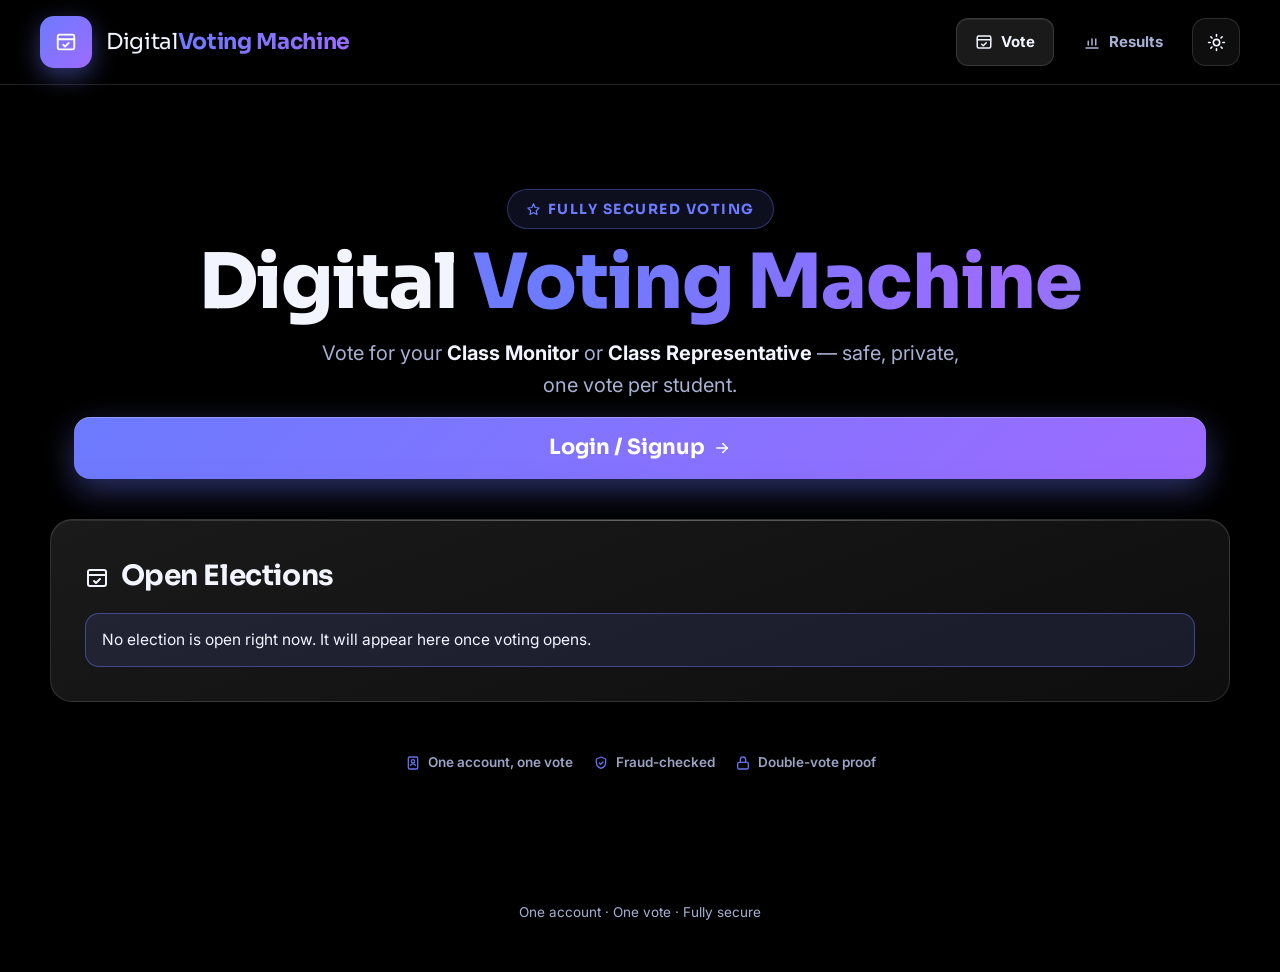
<file: index.html>
<!doctype html>
<html lang="en" data-theme="dark">
  <head>
    <meta charset="UTF-8" />
    <meta name="viewport" content="width=device-width, initial-scale=1.0, viewport-fit=cover" />
    <meta name="description" content="Secure online voting for Class Monitor and CR election." />
    <meta name="theme-color" content="#000000" />
    <title>Digital Voting Machine — Monitor &amp; CR Voting</title>
    <script>
      // No-flash theme: apply saved theme before first paint
      (function () {
        try {
          var t = localStorage.getItem("ce-theme") || "dark";
          document.documentElement.setAttribute("data-theme", t);
          var m = document.querySelector('meta[name="theme-color"]');
          if (m) m.setAttribute("content", t === "light" ? "#eef1f8" : "#000000");
        } catch (e) {}
      })();
    </script>
    <link rel="preconnect" href="https://fonts.googleapis.com" />
    <link rel="preconnect" href="https://fonts.gstatic.com" crossorigin />
    <link
      href="https://fonts.googleapis.com/css2?family=Sora:wght@500;600;700;800&family=Inter:wght@400;500;600;700&family=JetBrains+Mono:wght@600;700;800&display=swap"
      rel="stylesheet"
    />
    <link rel="stylesheet" href="./styles.css" />
    <script src="./config.js"></script>
  </head>
  <body>
    <div class="bg" aria-hidden="true">
      <div class="bg-aurora a1"></div>
      <div class="bg-aurora a2"></div>
      <div class="bg-aurora a3"></div>
      <div class="bg-grid"></div>
      <div class="bg-noise"></div>
    </div>
    <div id="app"></div>
    <script src="./app.js"></script>
  </body>
</html>
</file>
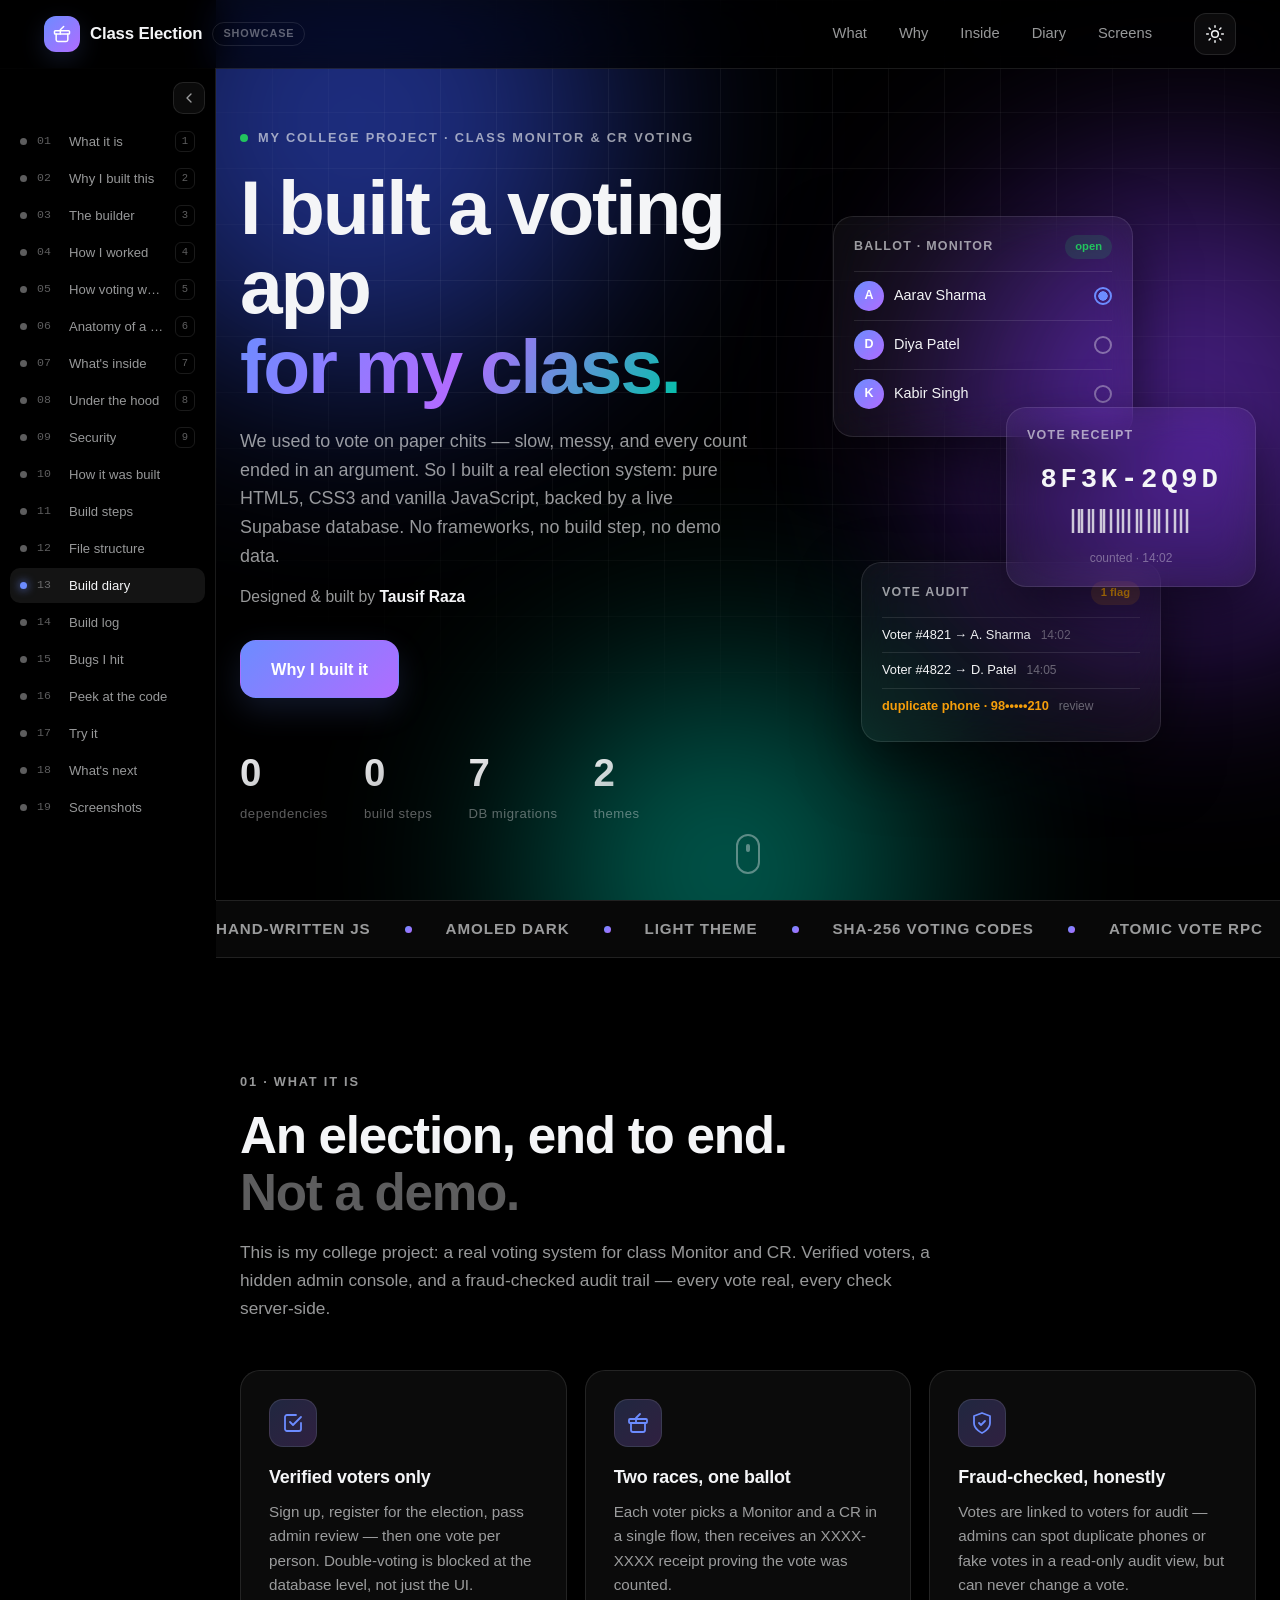
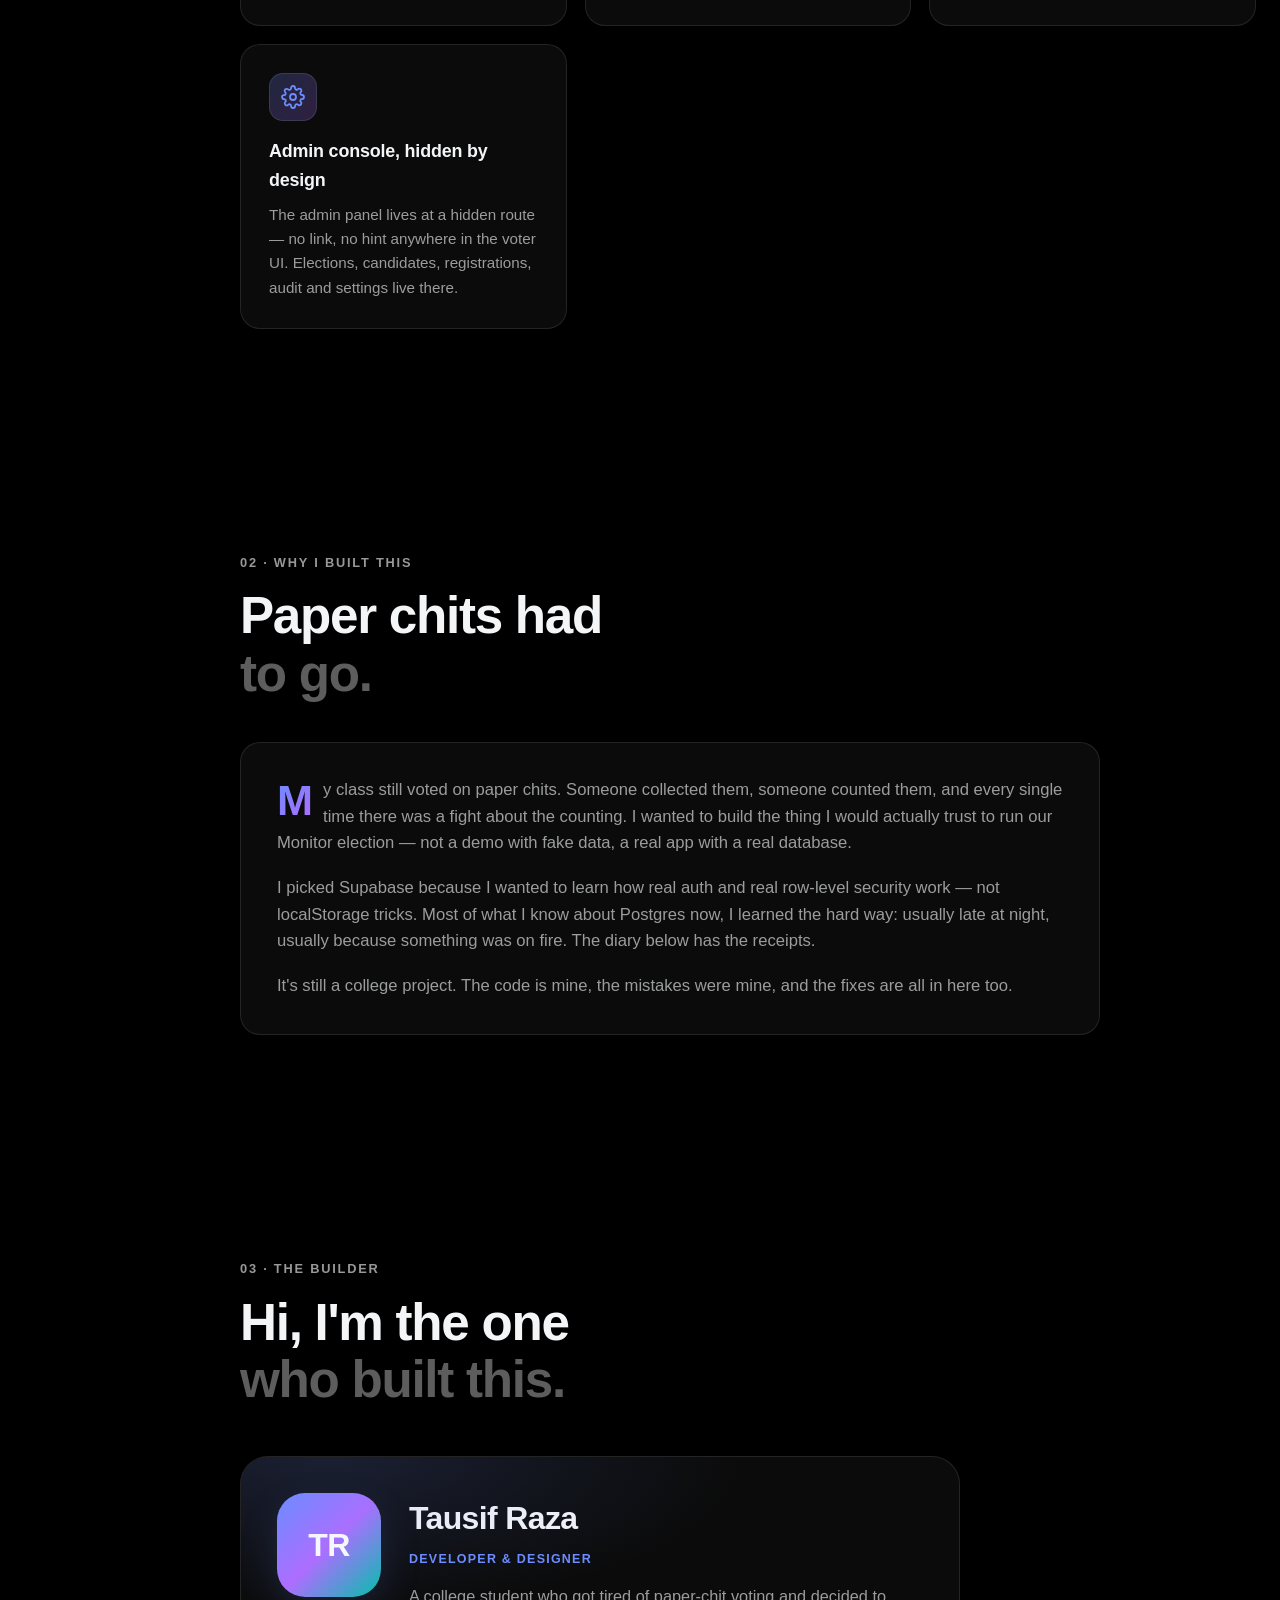
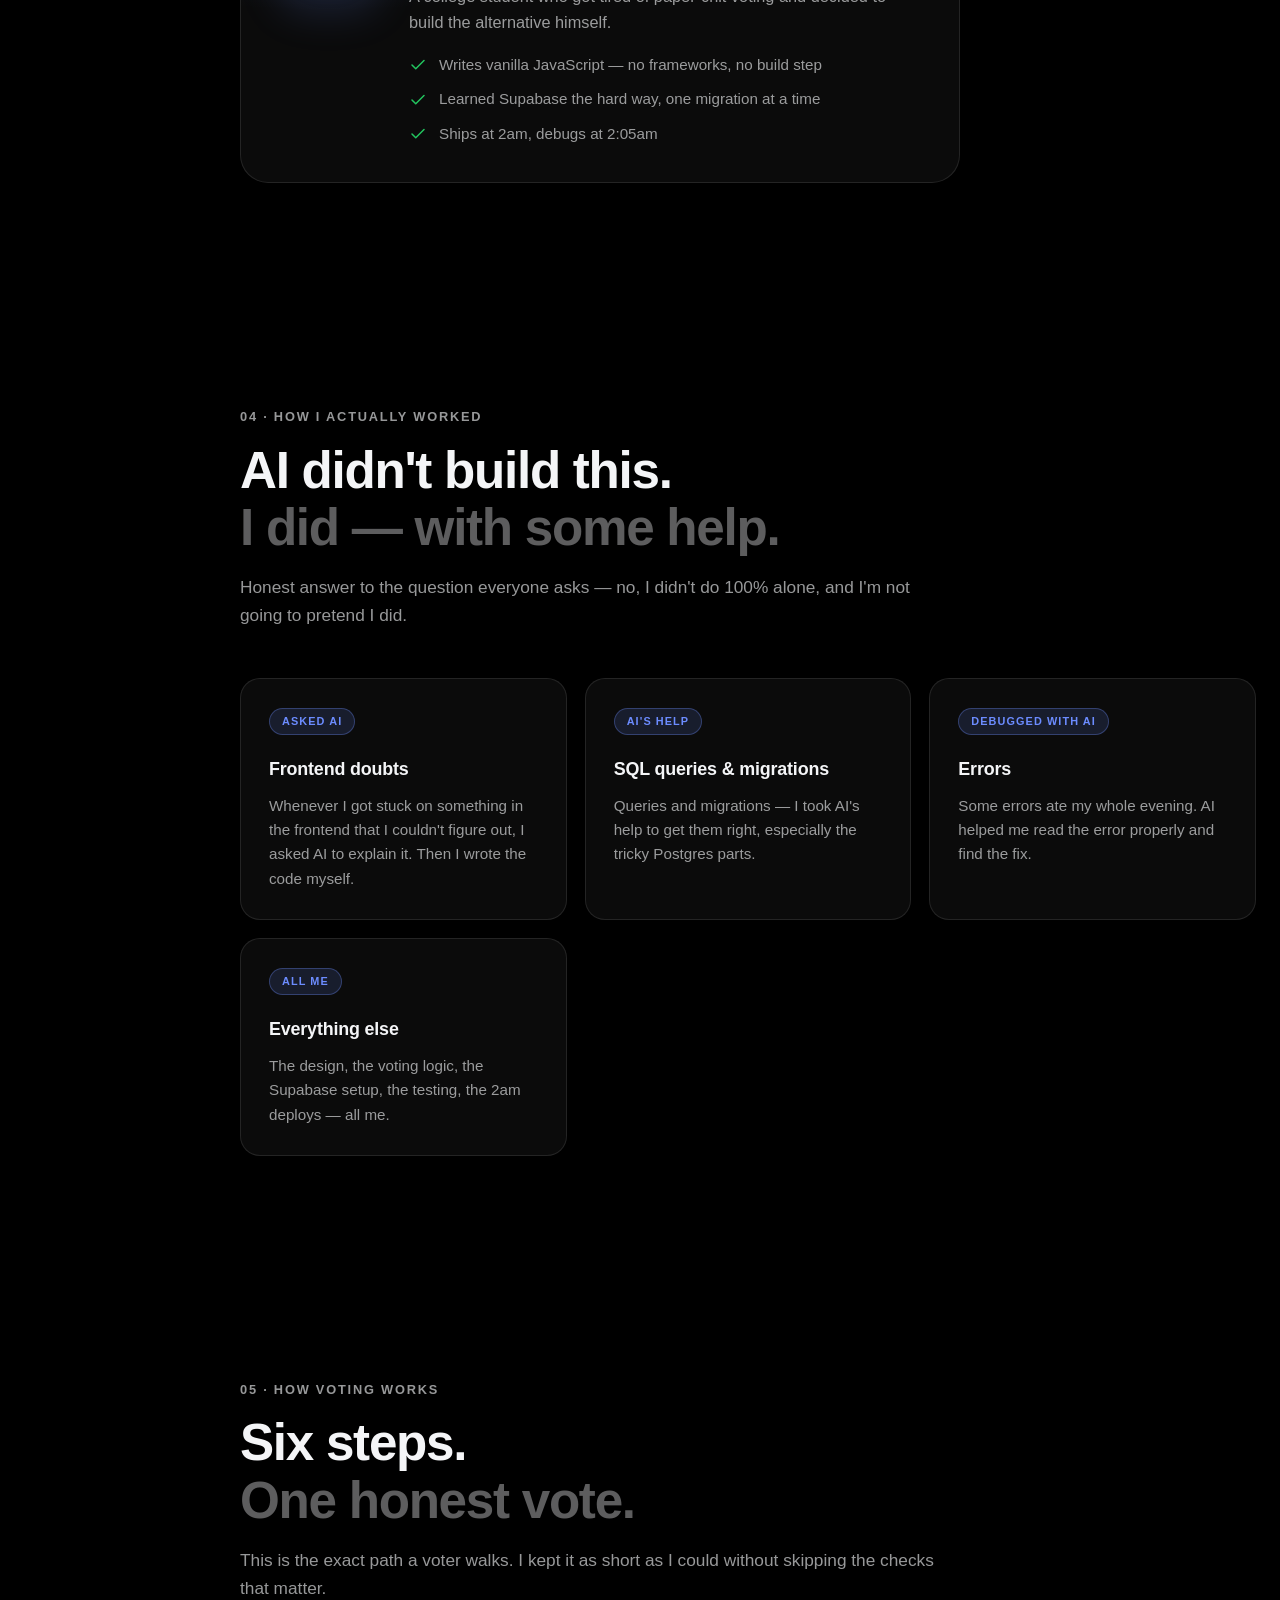
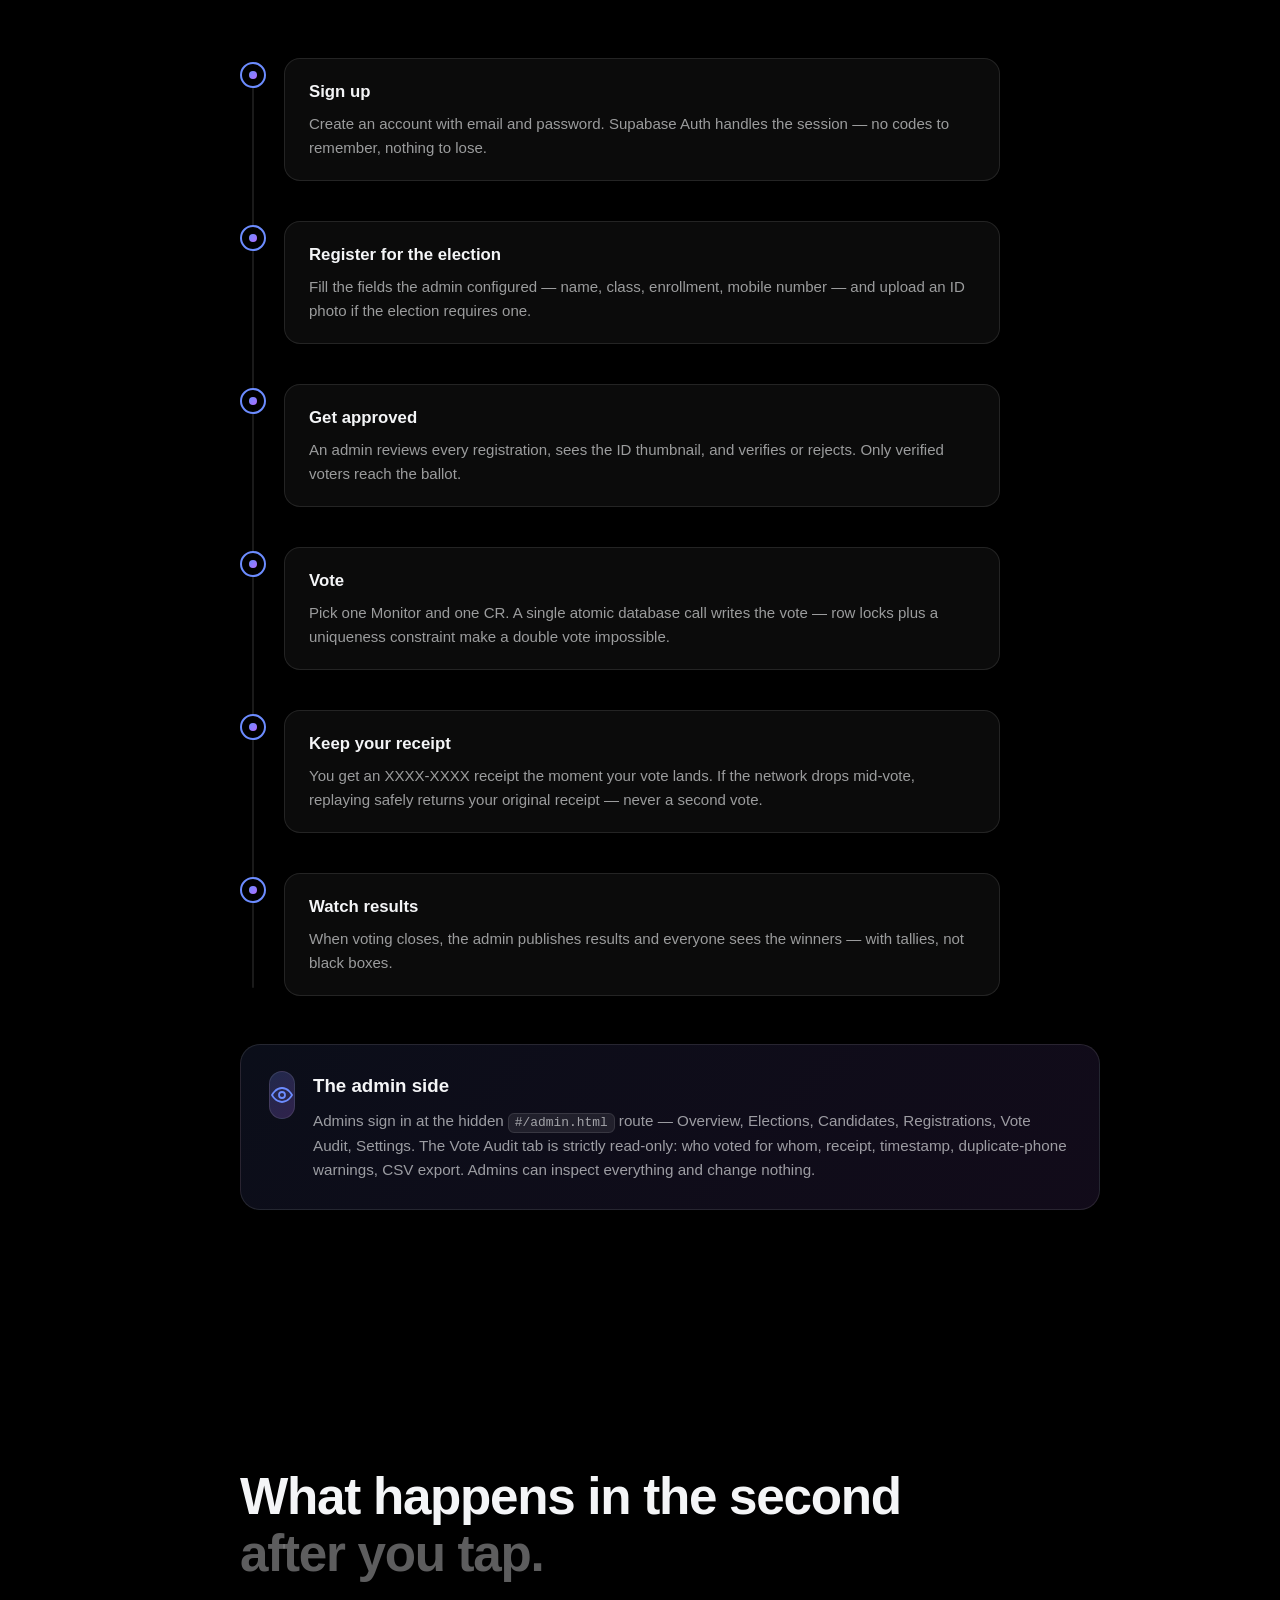
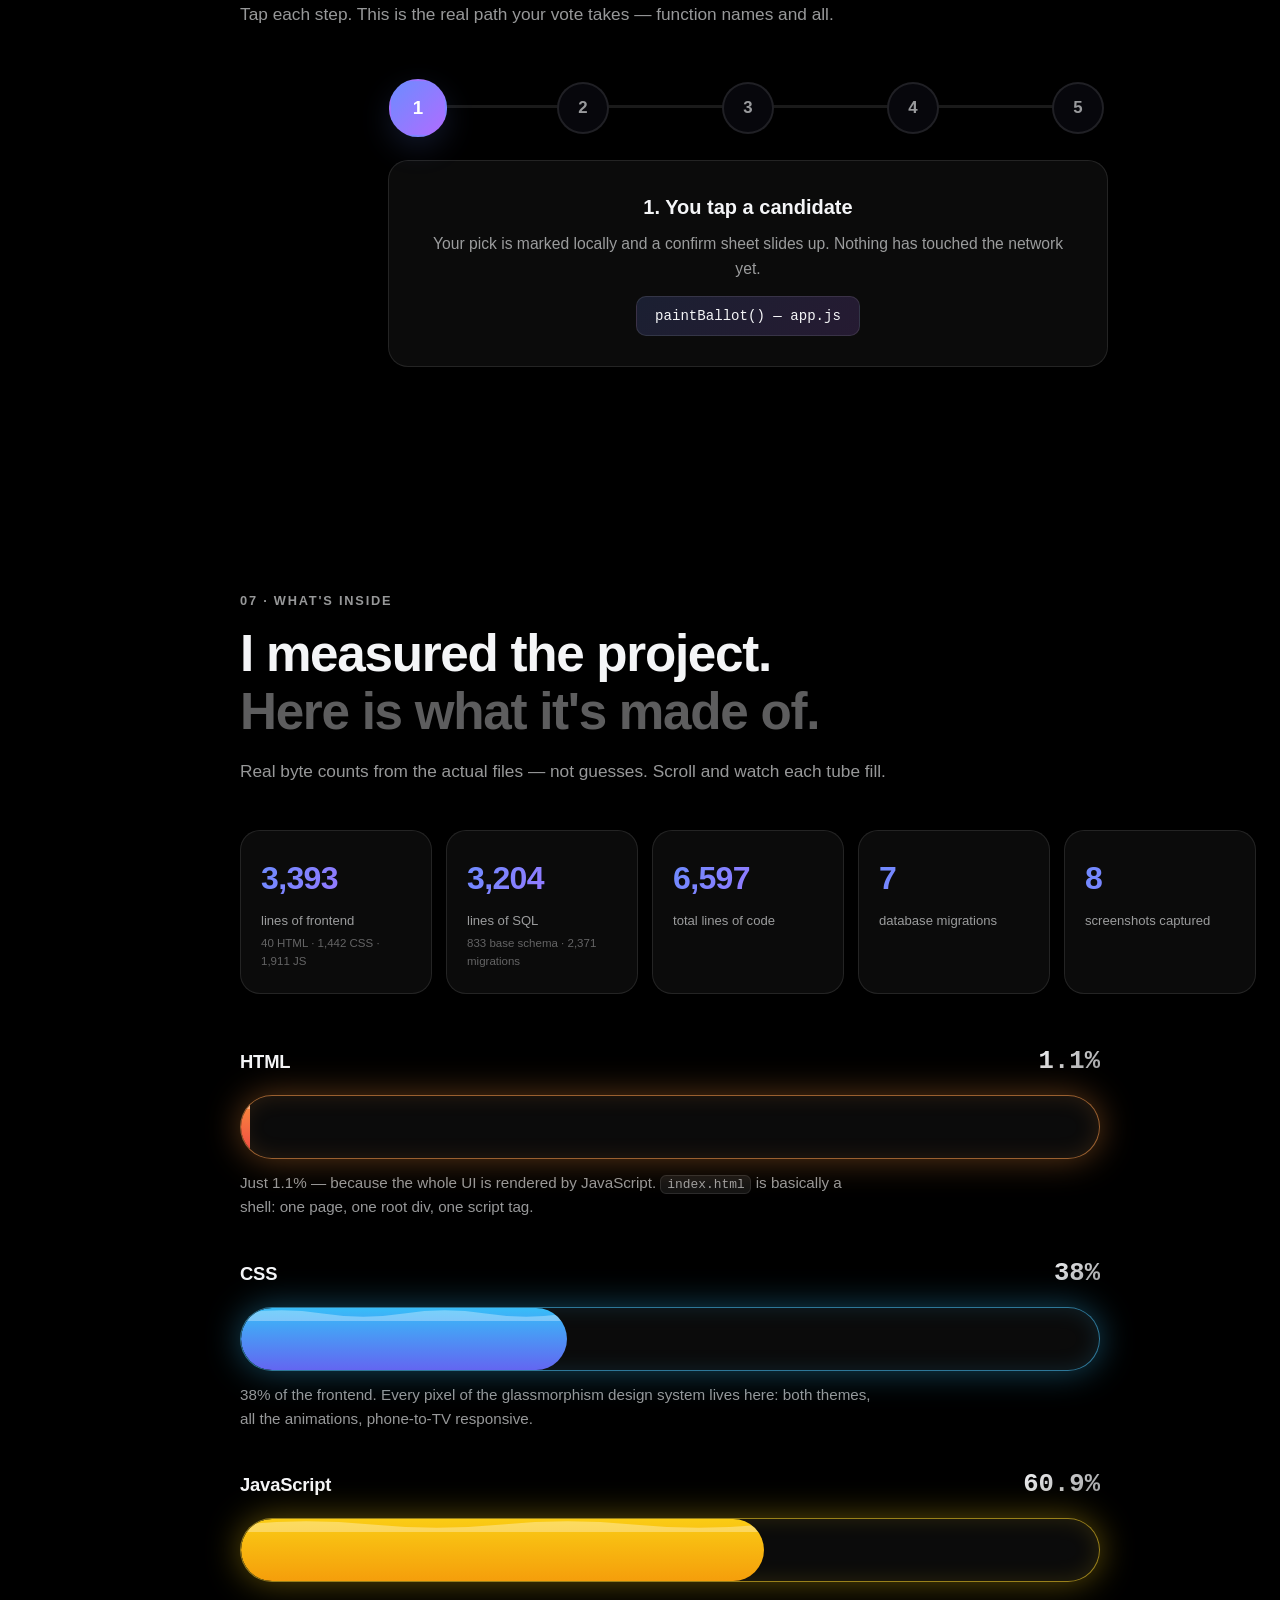
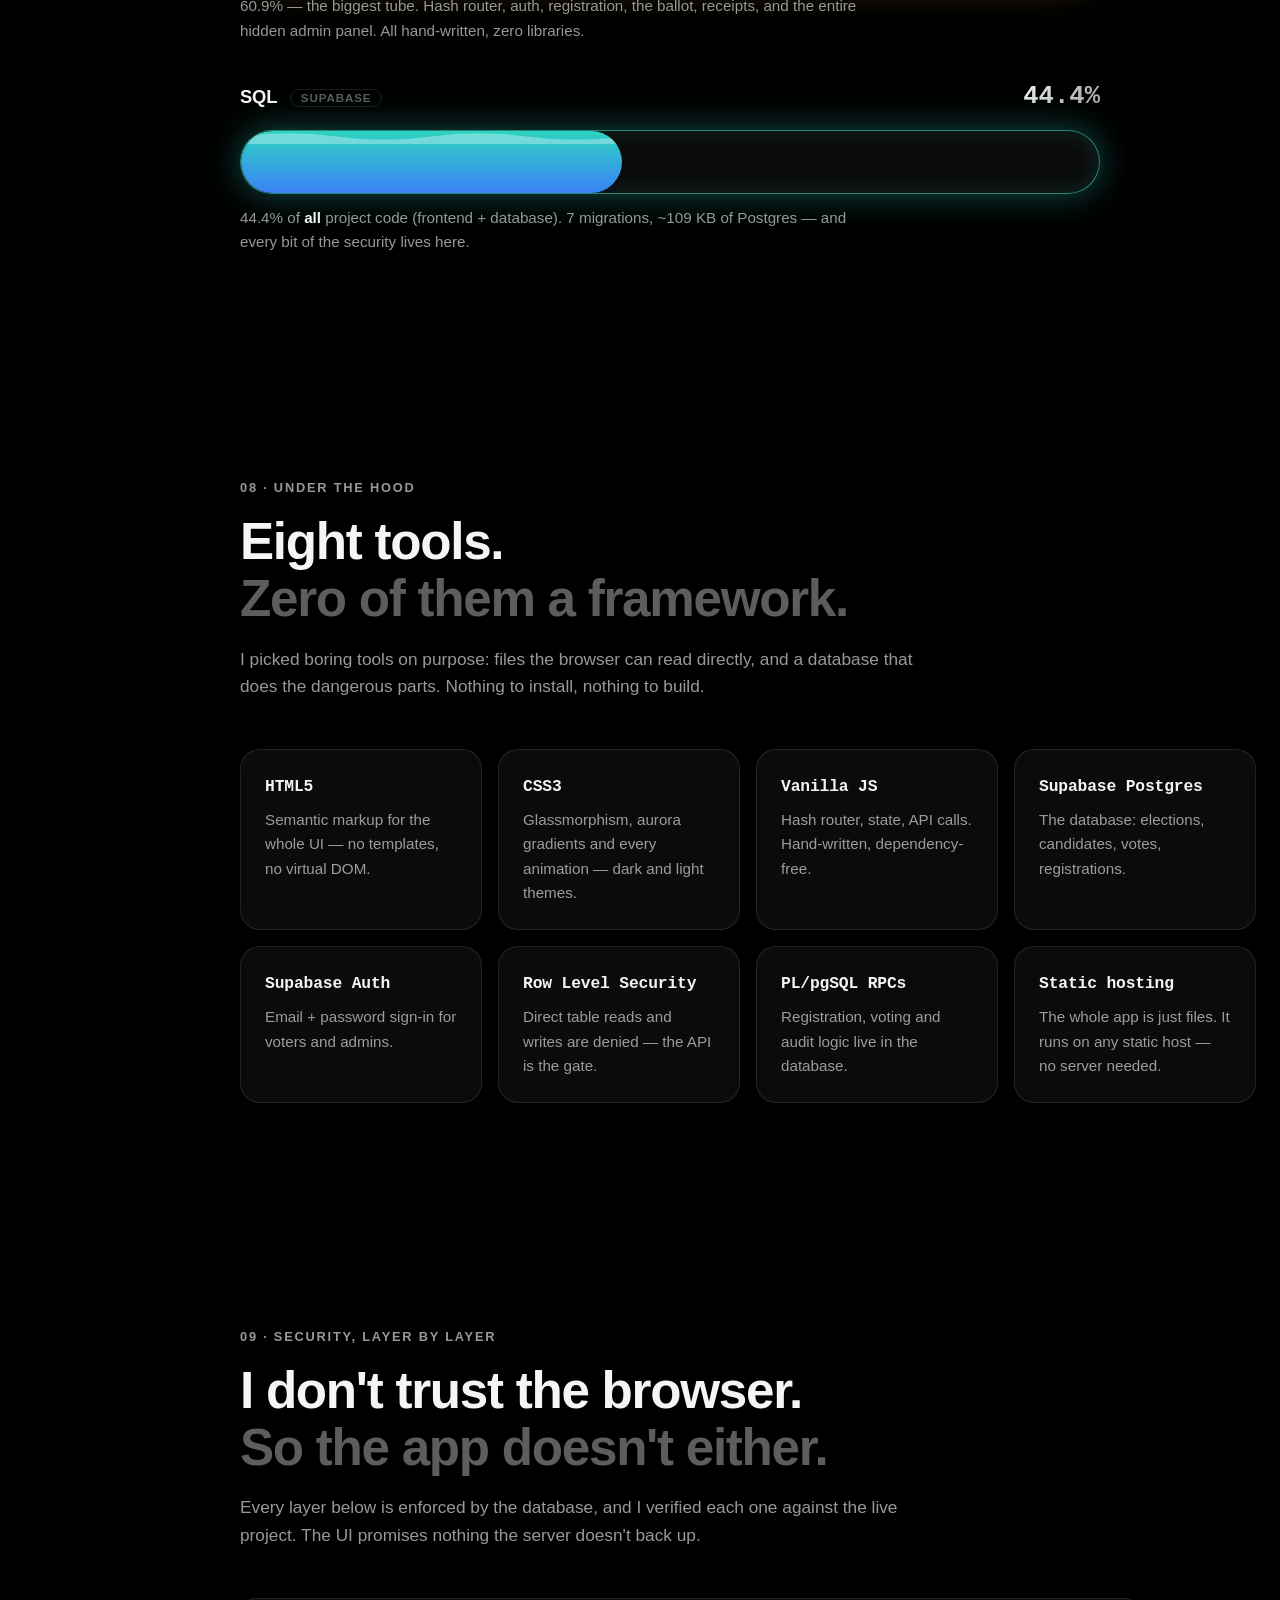
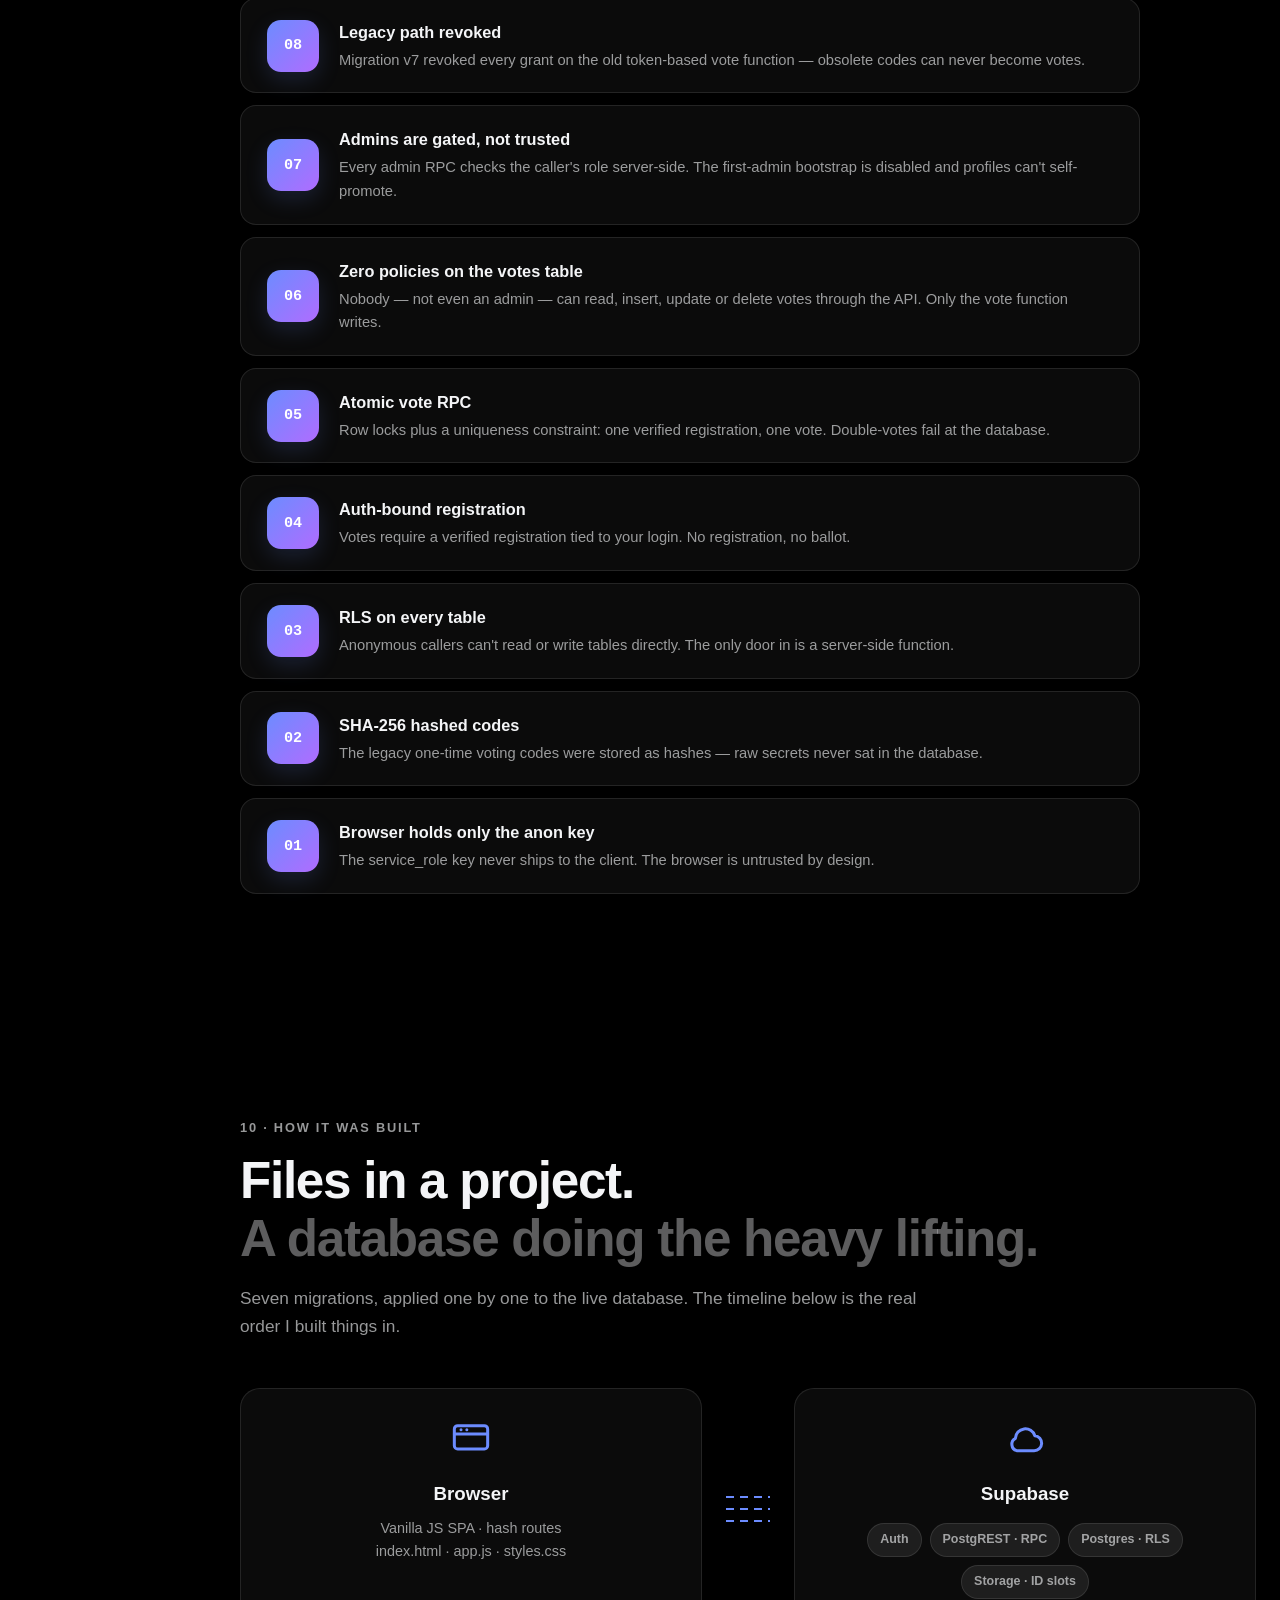
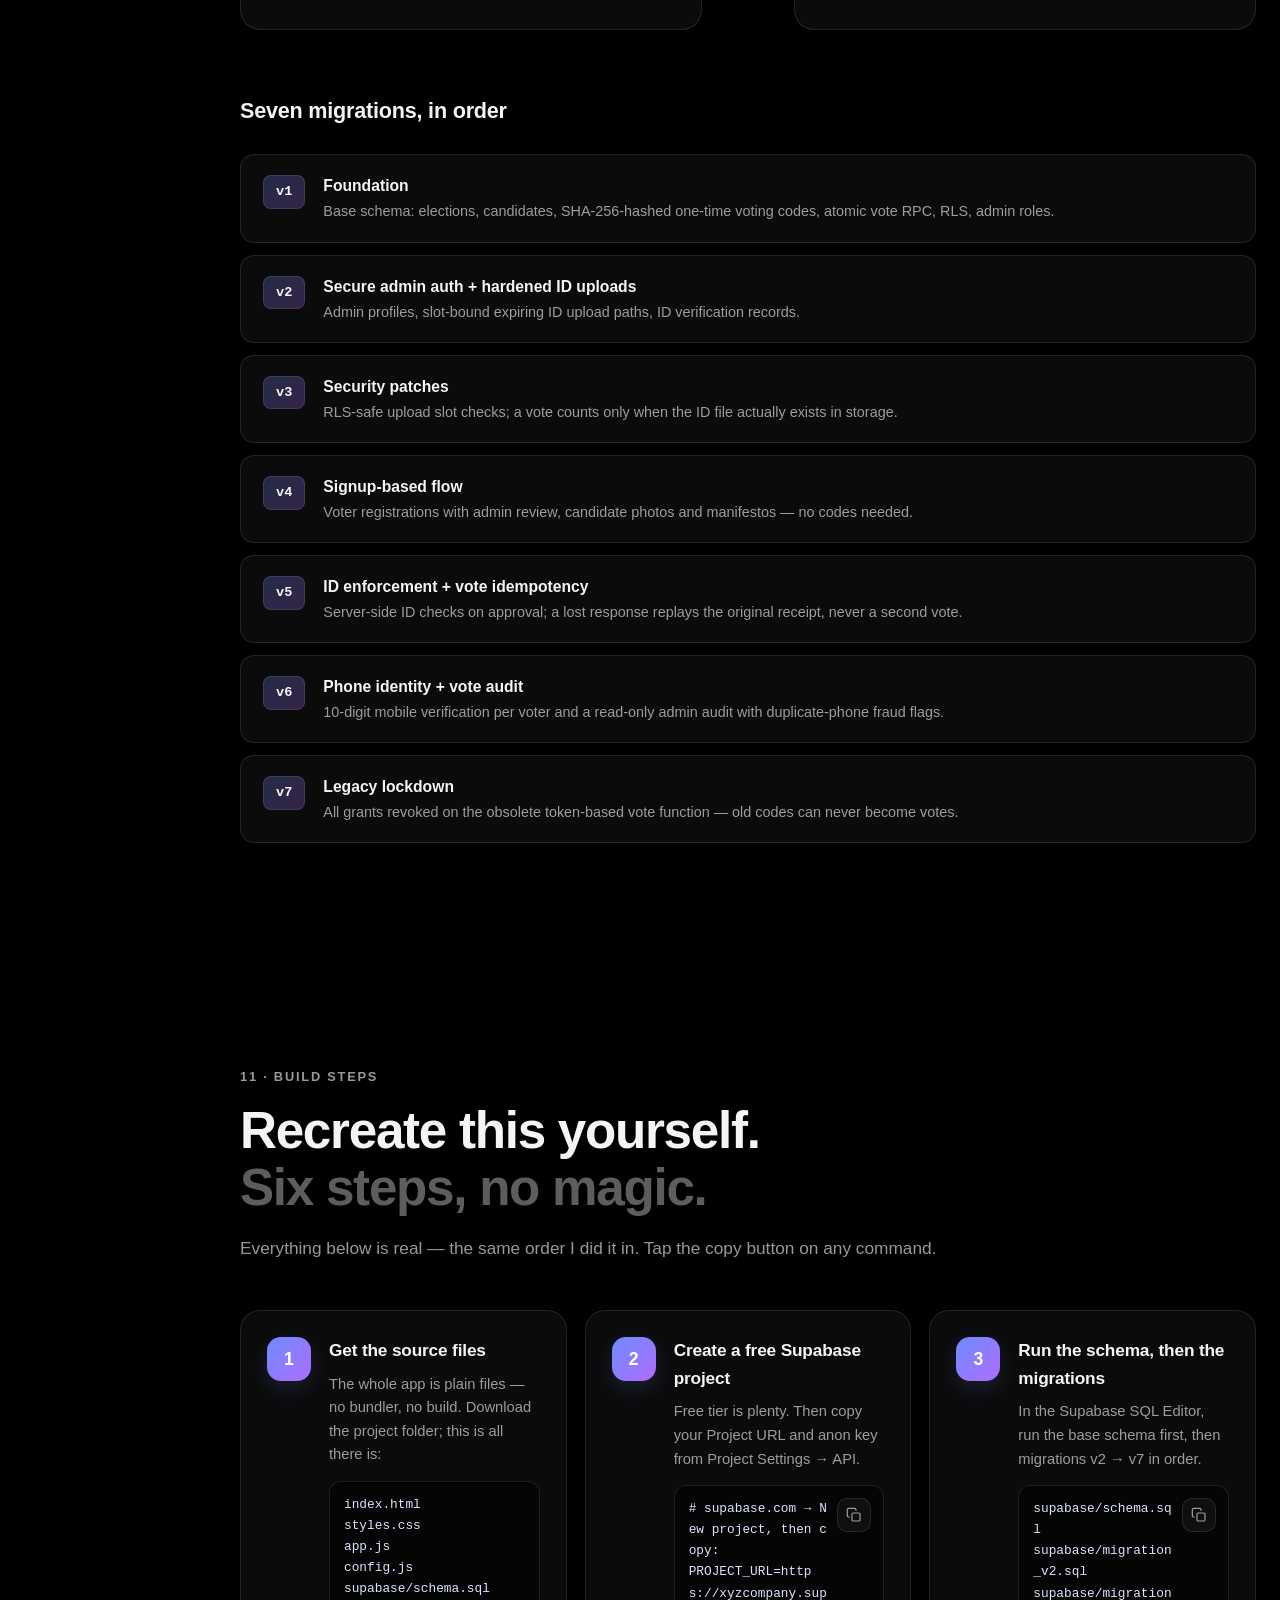
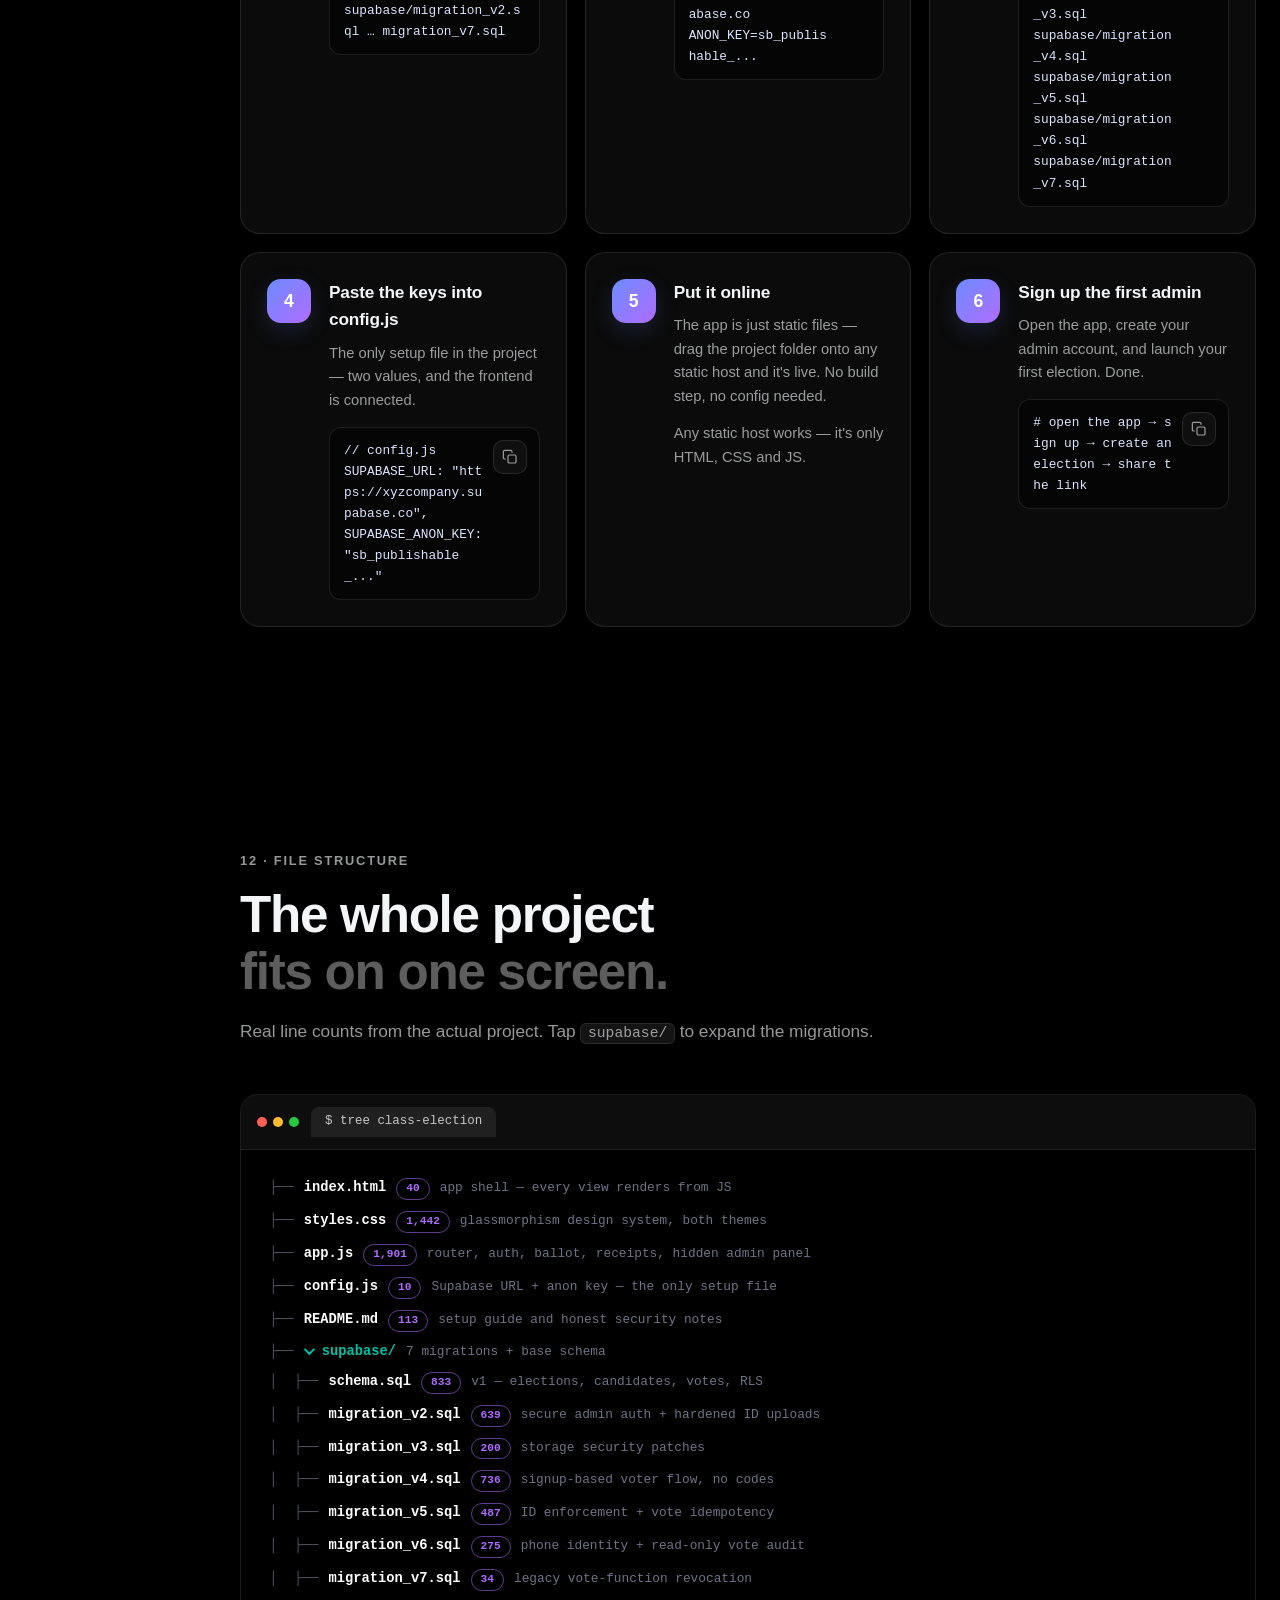
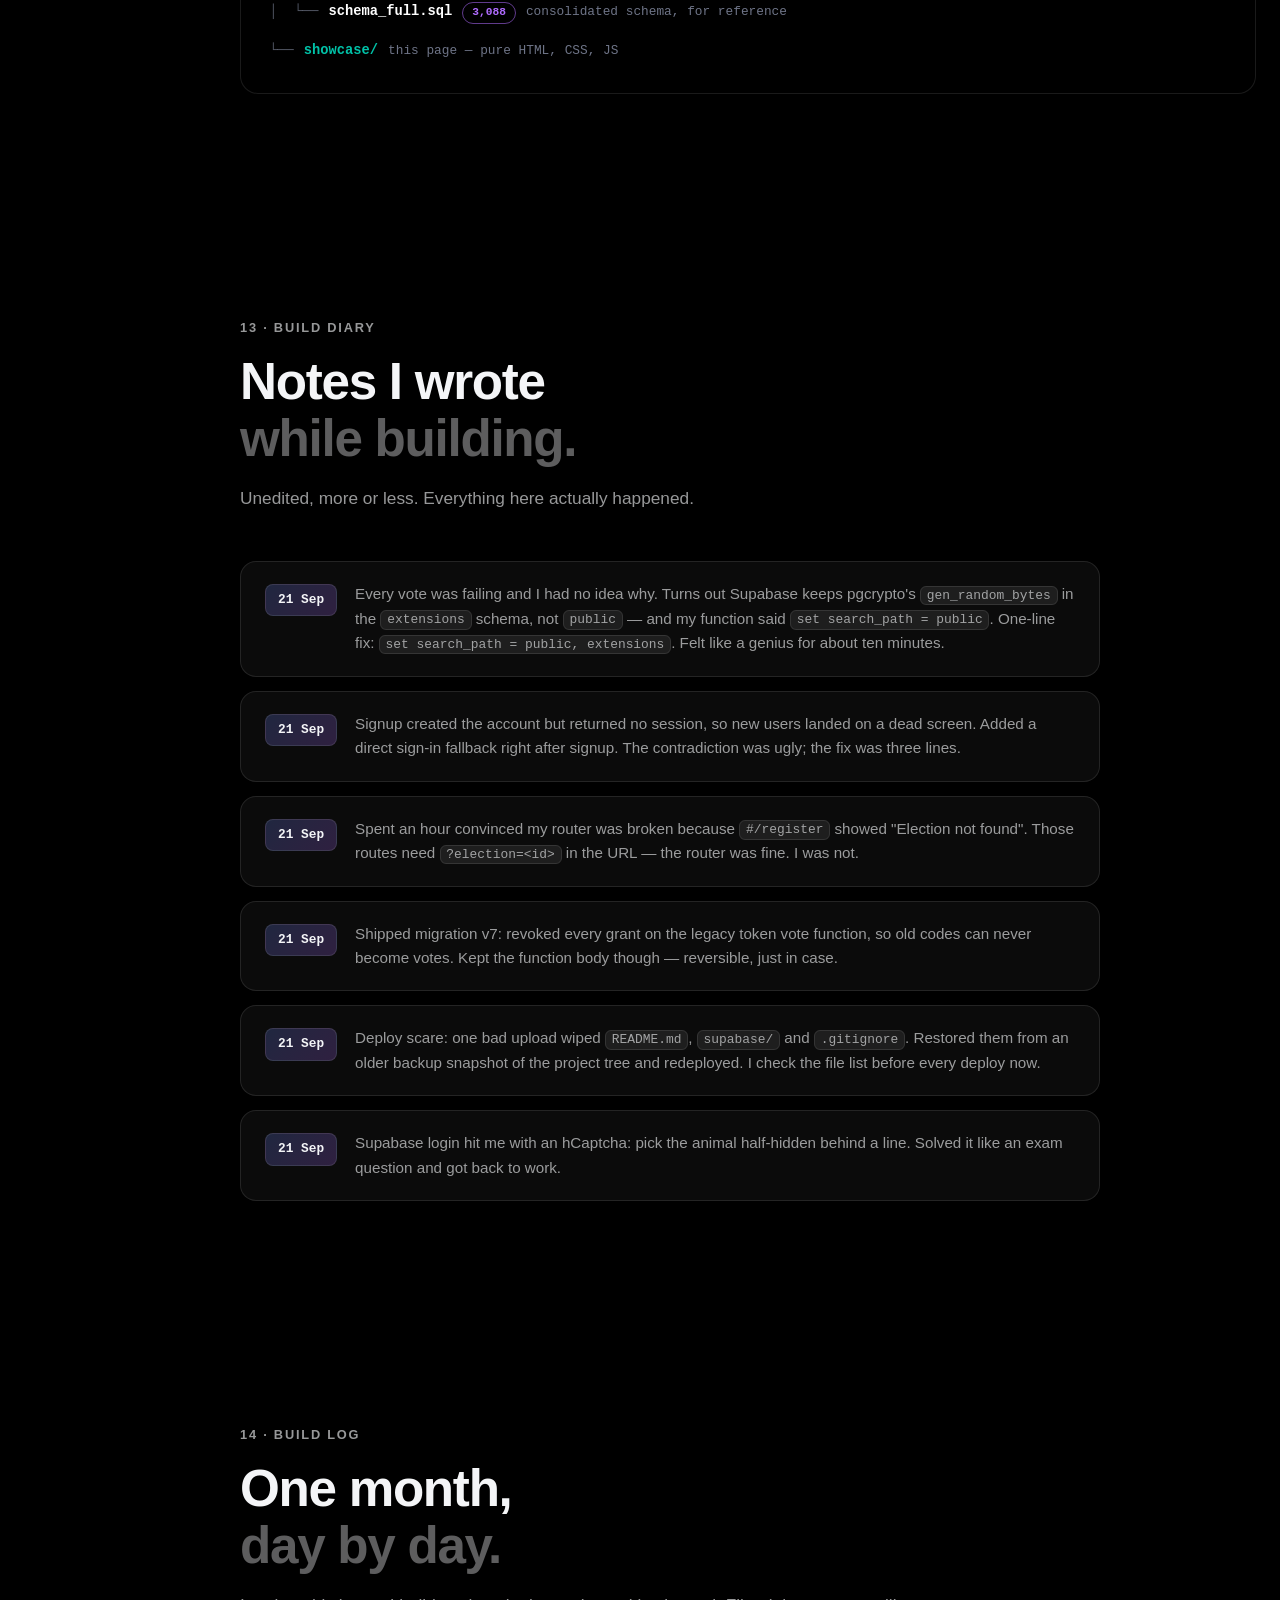
<file: showcase/index.html>
<!doctype html>
<html lang="en" data-theme="dark">
<head>
  <meta charset="UTF-8" />
  <meta name="viewport" content="width=device-width, initial-scale=1.0, viewport-fit=cover" />
  <meta name="description" content="Showcase: Class Election — a real Monitor & CR voting app I built with pure HTML, CSS and vanilla JavaScript on Supabase." />
  <meta name="theme-color" content="#000000" />
  <title>Class Election — Showcase</title>
  <script>
    // No-flash theme: apply saved theme before first paint
    (function () {
      try {
        var t = localStorage.getItem("ce-showcase-theme");
        if (t === "light" || t === "dark") document.documentElement.setAttribute("data-theme", t);
      } catch (e) {}
    })();
  </script>
  <link rel="stylesheet" href="styles.css" />
</head>
<body>

  <!-- ===================== SIDEBAR (desktop) ===================== -->
  <aside class="sidebar" id="sidebar" aria-label="Page sections">
    <button class="sb-toggle" id="sbToggle" aria-label="Collapse sidebar" aria-expanded="true">
      <svg viewBox="0 0 24 24" fill="none" stroke="currentColor" stroke-width="2" stroke-linecap="round" stroke-linejoin="round"><path d="M15 18l-6-6 6-6"/></svg>
    </button>
    <ol class="sb-list" id="sbList">
      <li><a href="#what" data-sb><span class="sb-dot"></span><span class="sb-num">01</span><span class="sb-label">What it is</span><kbd>1</kbd></a></li>
      <li><a href="#why" data-sb><span class="sb-dot"></span><span class="sb-num">02</span><span class="sb-label">Why I built this</span><kbd>2</kbd></a></li>
      <li><a href="#builder" data-sb><span class="sb-dot"></span><span class="sb-num">03</span><span class="sb-label">The builder</span><kbd>3</kbd></a></li>
      <li><a href="#howiworked" data-sb><span class="sb-dot"></span><span class="sb-num">04</span><span class="sb-label">How I worked</span><kbd>4</kbd></a></li>
      <li><a href="#how" data-sb><span class="sb-dot"></span><span class="sb-num">05</span><span class="sb-label">How voting works</span><kbd>5</kbd></a></li>
      <li><a href="#anatomy" data-sb><span class="sb-dot"></span><span class="sb-num">06</span><span class="sb-label">Anatomy of a vote</span><kbd>6</kbd></a></li>
      <li><a href="#inside" data-sb><span class="sb-dot"></span><span class="sb-num">07</span><span class="sb-label">What's inside</span><kbd>7</kbd></a></li>
      <li><a href="#stack" data-sb><span class="sb-dot"></span><span class="sb-num">08</span><span class="sb-label">Under the hood</span><kbd>8</kbd></a></li>
      <li><a href="#security" data-sb><span class="sb-dot"></span><span class="sb-num">09</span><span class="sb-label">Security</span><kbd>9</kbd></a></li>
      <li><a href="#built" data-sb><span class="sb-dot"></span><span class="sb-num">10</span><span class="sb-label">How it was built</span></a></li>
      <li><a href="#build" data-sb><span class="sb-dot"></span><span class="sb-num">11</span><span class="sb-label">Build steps</span></a></li>
      <li><a href="#files" data-sb><span class="sb-dot"></span><span class="sb-num">12</span><span class="sb-label">File structure</span></a></li>
      <li><a href="#diary" data-sb><span class="sb-dot"></span><span class="sb-num">13</span><span class="sb-label">Build diary</span></a></li>
      <li><a href="#log" data-sb><span class="sb-dot"></span><span class="sb-num">14</span><span class="sb-label">Build log</span></a></li>
      <li><a href="#bugs" data-sb><span class="sb-dot"></span><span class="sb-num">15</span><span class="sb-label">Bugs I hit</span></a></li>
      <li><a href="#code" data-sb><span class="sb-dot"></span><span class="sb-num">16</span><span class="sb-label">Peek at the code</span></a></li>
      <li><a href="#tryit" data-sb><span class="sb-dot"></span><span class="sb-num">17</span><span class="sb-label">Try it</span></a></li>
      <li><a href="#next" data-sb><span class="sb-dot"></span><span class="sb-num">18</span><span class="sb-label">What's next</span></a></li>
      <li><a href="#screenshots" data-sb><span class="sb-dot"></span><span class="sb-num">19</span><span class="sb-label">Screenshots</span></a></li>
    </ol>
  </aside>

  <!-- ===================== NAV ===================== -->
  <nav class="nav" id="nav">
    <div class="nav-inner">
      <a class="brand" href="#top" aria-label="Back to top">
        <span class="brand-mark" aria-hidden="true">
          <svg viewBox="0 0 24 24" fill="none" stroke="currentColor" stroke-width="1.8" stroke-linecap="round" stroke-linejoin="round"><rect x="3" y="8" width="18" height="4" rx="1"/><path d="M5 12v7a2 2 0 0 0 2 2h10a2 2 0 0 0 2-2v-7"/><path d="M10 12V7l4-4"/></svg>
        </span>
        <span class="brand-name">Class Election</span>
        <span class="brand-tag">showcase</span>
      </a>
      <div class="nav-links">
        <a href="#what">What</a>
        <a href="#why">Why</a>
        <a href="#inside">Inside</a>
        <a href="#diary">Diary</a>
        <a href="#screenshots">Screens</a>
      </div>
      <div class="nav-actions">
        <button class="theme-toggle" id="themeToggle" aria-label="Toggle dark / light theme">
          <svg class="icon-sun" viewBox="0 0 24 24" fill="none" stroke="currentColor" stroke-width="1.8" stroke-linecap="round"><circle cx="12" cy="12" r="4"/><path d="M12 2v2M12 20v2M4.9 4.9l1.4 1.4M17.7 17.7l1.4 1.4M2 12h2M20 12h2M4.9 19.1l1.4-1.4M17.7 6.3l1.4-1.4"/></svg>
          <svg class="icon-moon" viewBox="0 0 24 24" fill="none" stroke="currentColor" stroke-width="1.8" stroke-linecap="round" stroke-linejoin="round"><path d="M21 12.8A9 9 0 1 1 11.2 3a7 7 0 0 0 9.8 9.8Z"/></svg>
        </button>
      </div>
      <button class="nav-burger" id="navBurger" aria-label="Open menu" aria-expanded="false">
        <span></span><span></span><span></span>
      </button>
    </div>
    <div class="nav-mobile" id="navMobile">
      <a href="#what">What it is</a>
      <a href="#why">Why I built this</a>
      <a href="#how">How voting works</a>
      <a href="#anatomy">Anatomy of a vote</a>
      <a href="#inside">What's inside</a>
      <a href="#stack">Under the hood</a>
      <a href="#security">Security</a>
      <a href="#built">How it was built</a>
      <a href="#build">Build steps</a>
      <a href="#files">File structure</a>
      <a href="#diary">Build diary</a>
      <a href="#log">Build log</a>
      <a href="#builder">The builder</a>
      <a href="#howiworked">How I worked</a>
      <a href="#bugs">Bugs I hit</a>
      <a href="#code">Peek at the code</a>
      <a href="#tryit">Try it</a>
      <a href="#next">What's next</a>
      <a href="#screenshots">Screenshots</a>
    </div>
  </nav>

  <!-- ===================== HERO ===================== -->
  <header class="hero" id="top">
    <div class="aurora" aria-hidden="true">
      <span class="blob b1"></span>
      <span class="blob b2"></span>
      <span class="blob b3"></span>
      <span class="grid-overlay"></span>
    </div>
    <div class="hero-inner">
      <div class="hero-copy">
        <p class="kicker reveal"><span class="pulse-dot"></span> My college project · Class Monitor &amp; CR voting</p>
        <h1 class="reveal">I built a voting app<br /><span class="grad">for my class.</span></h1>
        <p class="lede reveal">We used to vote on paper chits — slow, messy, and every count ended in an argument. So I built a real election system: pure HTML5, CSS3 and vanilla JavaScript, backed by a live Supabase database. No frameworks, no build step, no demo data.</p>
        <p class="byline reveal">Designed &amp; built by <strong>Tausif Raza</strong></p>
        <div class="ctas reveal">
          <a class="btn btn-primary btn-lg" href="#why">Why I built it</a>
        </div>
        <div class="stats reveal">
          <div class="stat"><span class="stat-num" data-count="0">0</span><span class="stat-label">dependencies</span></div>
          <div class="stat"><span class="stat-num" data-count="0">0</span><span class="stat-label">build steps</span></div>
          <div class="stat"><span class="stat-num" data-count="7">0</span><span class="stat-label">DB migrations</span></div>
          <div class="stat"><span class="stat-num" data-count="2">0</span><span class="stat-label">themes</span></div>
        </div>
      </div>
      <div class="hero-visual" id="heroVisual" aria-hidden="true">
        <div class="float-card fc-ballot tilt">
          <div class="fc-head"><span class="fc-title">Ballot · Monitor</span><span class="fc-chip">open</span></div>
          <div class="fc-row"><span class="fc-avatar">A</span><span class="fc-name">Aarav Sharma</span><span class="fc-radio on"></span></div>
          <div class="fc-row"><span class="fc-avatar">D</span><span class="fc-name">Diya Patel</span><span class="fc-radio"></span></div>
          <div class="fc-row"><span class="fc-avatar">K</span><span class="fc-name">Kabir Singh</span><span class="fc-radio"></span></div>
        </div>
        <div class="float-card fc-receipt tilt">
          <div class="fc-head"><span class="fc-title">Vote receipt</span></div>
          <div class="fc-receipt-code">8F3K-2Q9D</div>
          <svg class="fc-bars" viewBox="0 0 120 24"><path d="M2 0v24M8 0v24M11 0v24M18 0v24M22 0v24M30 0v24M33 0v24M40 0v24M47 0v24M52 0v24M58 0v24M66 0v24M70 0v24M78 0v24M84 0v24M88 0v24M96 0v24M104 0v24M110 0v24M116 0v24" stroke="currentColor" stroke-width="2.5"/></svg>
          <div class="fc-sub">counted · 14:02</div>
        </div>
        <div class="float-card fc-audit tilt">
          <div class="fc-head"><span class="fc-title">Vote audit</span><span class="fc-chip warn">1 flag</span></div>
          <div class="fc-row small"><span class="fc-name">Voter #4821 → A. Sharma</span><span class="fc-sub">14:02</span></div>
          <div class="fc-row small"><span class="fc-name">Voter #4822 → D. Patel</span><span class="fc-sub">14:05</span></div>
          <div class="fc-row small flag"><span class="fc-name">duplicate phone · 98•••••210</span><span class="fc-sub">review</span></div>
        </div>
      </div>
    </div>
    <a class="scroll-hint" href="#what" aria-label="Scroll to content"><span></span></a>
  </header>

  <!-- ===================== MARQUEE ===================== -->
  <div class="marquee" aria-hidden="true">
    <div class="marquee-track">
      <span>Hand-written JS</span><i></i><span>AMOLED dark</span><i></i><span>Light theme</span><i></i><span>SHA-256 voting codes</span><i></i><span>Atomic vote RPC</span><i></i><span>RLS everywhere</span><i></i><span>Hidden admin panel</span><i></i><span>Read-only vote audit</span><i></i><span>XXXX-XXXX receipts</span><i></i><span>7 migrations</span><i></i>
      <span>Hand-written JS</span><i></i><span>AMOLED dark</span><i></i><span>Light theme</span><i></i><span>SHA-256 voting codes</span><i></i><span>Atomic vote RPC</span><i></i><span>RLS everywhere</span><i></i><span>Hidden admin panel</span><i></i><span>Read-only vote audit</span><i></i><span>XXXX-XXXX receipts</span><i></i><span>7 migrations</span><i></i>
    </div>
  </div>

  <main>
    <!-- ===================== WHAT ===================== -->
    <section class="section" id="what">
      <div class="wrap">
        <p class="kicker reveal">01 · What it is</p>
        <h2 class="reveal">An election, end to end.<br /><span class="dim">Not a demo.</span></h2>
        <p class="section-lede reveal">This is my college project: a real voting system for class Monitor and CR. Verified voters, a hidden admin console, and a fraud-checked audit trail — every vote real, every check server-side.</p>
        <div class="cards">
          <article class="card reveal">
            <div class="card-icon"><svg viewBox="0 0 24 24" fill="none" stroke="currentColor" stroke-width="1.8" stroke-linecap="round" stroke-linejoin="round"><path d="M9 11l3 3 8-8"/><path d="M20 12v6a2 2 0 0 1-2 2H6a2 2 0 0 1-2-2V6a2 2 0 0 1 2-2h9"/></svg></div>
            <h3>Verified voters only</h3>
            <p>Sign up, register for the election, pass admin review — then one vote per person. Double-voting is blocked at the database level, not just the UI.</p>
          </article>
          <article class="card reveal">
            <div class="card-icon"><svg viewBox="0 0 24 24" fill="none" stroke="currentColor" stroke-width="1.8" stroke-linecap="round" stroke-linejoin="round"><rect x="3" y="8" width="18" height="4" rx="1"/><path d="M5 12v7a2 2 0 0 0 2 2h10a2 2 0 0 0 2-2v-7"/><path d="M10 12V7l4-4"/></svg></div>
            <h3>Two races, one ballot</h3>
            <p>Each voter picks a Monitor and a CR in a single flow, then receives an XXXX-XXXX receipt proving the vote was counted.</p>
          </article>
          <article class="card reveal">
            <div class="card-icon"><svg viewBox="0 0 24 24" fill="none" stroke="currentColor" stroke-width="1.8" stroke-linecap="round" stroke-linejoin="round"><path d="M12 22s8-3.6 8-10V5l-8-3-8 3v7c0 6.4 8 10 8 10Z"/><path d="M9 12l2 2 4-4"/></svg></div>
            <h3>Fraud-checked, honestly</h3>
            <p>Votes are linked to voters for audit — admins can spot duplicate phones or fake votes in a read-only audit view, but can never change a vote.</p>
          </article>
          <article class="card reveal">
            <div class="card-icon"><svg viewBox="0 0 24 24" fill="none" stroke="currentColor" stroke-width="1.8" stroke-linecap="round" stroke-linejoin="round"><circle cx="12" cy="12" r="3"/><path d="M19.4 15a1.65 1.65 0 0 0 .33 1.82l.06.06a2 2 0 1 1-2.83 2.83l-.06-.06a1.65 1.65 0 0 0-1.82-.33 1.65 1.65 0 0 0-1 1.51V21a2 2 0 1 1-4 0v-.09a1.65 1.65 0 0 0-1-1.51 1.65 1.65 0 0 0-1.82.33l-.06.06a2 2 0 1 1-2.83-2.83l.06-.06a1.65 1.65 0 0 0 .33-1.82 1.65 1.65 0 0 0-1.51-1H3a2 2 0 1 1 0-4h.09a1.65 1.65 0 0 0 1.51-1 1.65 1.65 0 0 0-.33-1.82l-.06-.06a2 2 0 1 1 2.83-2.83l.06.06a1.65 1.65 0 0 0 1.82.33h.09a1.65 1.65 0 0 0 1-1.51V3a2 2 0 1 1 4 0v.09a1.65 1.65 0 0 0 1 1.51h.09a1.65 1.65 0 0 0 1.82-.33l.06-.06a2 2 0 1 1 2.83 2.83l-.06.06a1.65 1.65 0 0 0-.33 1.82v.09a1.65 1.65 0 0 0 1.51 1H21a2 2 0 1 1 0 4h-.09a1.65 1.65 0 0 0-1.51 1Z"/></svg></div>
            <h3>Admin console, hidden by design</h3>
            <p>The admin panel lives at a hidden route — no link, no hint anywhere in the voter UI. Elections, candidates, registrations, audit and settings live there.</p>
          </article>
        </div>
      </div>
    </section>

    <!-- ===================== WHY ===================== -->
    <section class="section" id="why">
      <div class="wrap">
        <p class="kicker reveal">02 · Why I built this</p>
        <h2 class="reveal">Paper chits had<br /><span class="dim">to go.</span></h2>
        <div class="why-panel reveal">
          <p>My class still voted on paper chits. Someone collected them, someone counted them, and every single time there was a fight about the counting. I wanted to build the thing I would actually trust to run our Monitor election — not a demo with fake data, a real app with a real database.</p>
          <p>I picked Supabase because I wanted to learn how real auth and real row-level security work — not localStorage tricks. Most of what I know about Postgres now, I learned the hard way: usually late at night, usually because something was on fire. The diary below has the receipts.</p>
          <p>It's still a college project. The code is mine, the mistakes were mine, and the fixes are all in here too.</p>
        </div>
      </div>
    </section>

    <!-- ===================== BUILDER ===================== -->
    <section class="section" id="builder">
      <div class="wrap">
        <p class="kicker reveal">03 · The builder</p>
        <h2 class="reveal">Hi, I'm the one<br /><span class="dim">who built this.</span></h2>
        <div class="builder-card reveal">
          <div class="bc-mono" aria-hidden="true">TR</div>
          <div class="bc-main">
            <h3>Tausif Raza</h3>
            <p class="bc-role">Developer &amp; Designer</p>
            <p class="bc-bio">A college student who got tired of paper-chit voting and decided to build the alternative himself.</p>
            <ul class="bc-facts">
              <li><svg viewBox="0 0 24 24" fill="none" stroke="currentColor" stroke-width="2" stroke-linecap="round" stroke-linejoin="round"><path d="M20 6 9 17l-5-5"/></svg>Writes vanilla JavaScript — no frameworks, no build step</li>
              <li><svg viewBox="0 0 24 24" fill="none" stroke="currentColor" stroke-width="2" stroke-linecap="round" stroke-linejoin="round"><path d="M20 6 9 17l-5-5"/></svg>Learned Supabase the hard way, one migration at a time</li>
              <li><svg viewBox="0 0 24 24" fill="none" stroke="currentColor" stroke-width="2" stroke-linecap="round" stroke-linejoin="round"><path d="M20 6 9 17l-5-5"/></svg>Ships at 2am, debugs at 2:05am</li>
            </ul>
          </div>
        </div>
      </div>
    </section>

    <!-- ===================== HOW I WORKED ===================== -->
    <section class="section" id="howiworked">
      <div class="wrap">
        <p class="kicker reveal">04 · How I actually worked</p>
        <h2 class="reveal">AI didn't build this.<br /><span class="dim">I did — with some help.</span></h2>
        <p class="section-lede reveal">Honest answer to the question everyone asks — no, I didn't do 100% alone, and I'm not going to pretend I did.</p>
        <div class="cards">
          <article class="card reveal work-card">
            <span class="work-tag">asked AI</span>
            <h3>Frontend doubts</h3>
            <p>Whenever I got stuck on something in the frontend that I couldn't figure out, I asked AI to explain it. Then I wrote the code myself.</p>
          </article>
          <article class="card reveal work-card">
            <span class="work-tag">AI's help</span>
            <h3>SQL queries &amp; migrations</h3>
            <p>Queries and migrations — I took AI's help to get them right, especially the tricky Postgres parts.</p>
          </article>
          <article class="card reveal work-card">
            <span class="work-tag">debugged with AI</span>
            <h3>Errors</h3>
            <p>Some errors ate my whole evening. AI helped me read the error properly and find the fix.</p>
          </article>
          <article class="card reveal work-card">
            <span class="work-tag">all me</span>
            <h3>Everything else</h3>
            <p>The design, the voting logic, the Supabase setup, the testing, the 2am deploys — all me.</p>
          </article>
        </div>
      </div>
    </section>

    <!-- ===================== HOW ===================== -->
    <section class="section" id="how">
      <div class="wrap">
        <p class="kicker reveal">05 · How voting works</p>
        <h2 class="reveal">Six steps.<br /><span class="dim">One honest vote.</span></h2>
        <p class="section-lede reveal">This is the exact path a voter walks. I kept it as short as I could without skipping the checks that matter.</p>
        <div class="timeline" id="timeline">
          <span class="timeline-progress" id="timelineProgress"></span>
          <ol class="timeline-list">
            <li class="t-item reveal"><span class="t-dot"></span><div class="t-body"><h3>Sign up</h3><p>Create an account with email and password. Supabase Auth handles the session — no codes to remember, nothing to lose.</p></div></li>
            <li class="t-item reveal"><span class="t-dot"></span><div class="t-body"><h3>Register for the election</h3><p>Fill the fields the admin configured — name, class, enrollment, mobile number — and upload an ID photo if the election requires one.</p></div></li>
            <li class="t-item reveal"><span class="t-dot"></span><div class="t-body"><h3>Get approved</h3><p>An admin reviews every registration, sees the ID thumbnail, and verifies or rejects. Only verified voters reach the ballot.</p></div></li>
            <li class="t-item reveal"><span class="t-dot"></span><div class="t-body"><h3>Vote</h3><p>Pick one Monitor and one CR. A single atomic database call writes the vote — row locks plus a uniqueness constraint make a double vote impossible.</p></div></li>
            <li class="t-item reveal"><span class="t-dot"></span><div class="t-body"><h3>Keep your receipt</h3><p>You get an XXXX-XXXX receipt the moment your vote lands. If the network drops mid-vote, replaying safely returns your original receipt — never a second vote.</p></div></li>
            <li class="t-item reveal"><span class="t-dot"></span><div class="t-body"><h3>Watch results</h3><p>When voting closes, the admin publishes results and everyone sees the winners — with tallies, not black boxes.</p></div></li>
          </ol>
        </div>
        <aside class="note reveal">
          <div class="card-icon"><svg viewBox="0 0 24 24" fill="none" stroke="currentColor" stroke-width="1.8" stroke-linecap="round" stroke-linejoin="round"><path d="M2 12s3.5-7 10-7 10 7 10 7-3.5 7-10 7-10-7-10-7Z"/><circle cx="12" cy="12" r="3"/></svg></div>
          <div>
            <h3>The admin side</h3>
            <p>Admins sign in at the hidden <code>#/admin.html</code> route — Overview, Elections, Candidates, Registrations, Vote Audit, Settings. The Vote Audit tab is strictly read-only: who voted for whom, receipt, timestamp, duplicate-phone warnings, CSV export. Admins can inspect everything and change nothing.</p>
          </div>
        </aside>
      </div>
    </section>

    <!-- ===================== ANATOMY ===================== -->
    <section class="section" id="anatomy">
      <div class="wrap">
        <p class="kicker reveal">06 · Anatomy of a vote</p>
        <h2 class="reveal">What happens in the second<br /><span class="dim">after you tap.</span></h2>
        <p class="section-lede reveal">Tap each step. This is the real path your vote takes — function names and all.</p>
        <div class="anatomy reveal">
          <div class="a-track" id="aTrack" role="tablist" aria-label="Vote steps">
            <span class="a-rail" aria-hidden="true"></span>
            <span class="a-fill" id="aFill" aria-hidden="true"></span>
            <button class="a-node active" data-step="0" role="tab" aria-selected="true"><span>1</span></button>
            <button class="a-node" data-step="1" role="tab" aria-selected="false"><span>2</span></button>
            <button class="a-node" data-step="2" role="tab" aria-selected="false"><span>3</span></button>
            <button class="a-node" data-step="3" role="tab" aria-selected="false"><span>4</span></button>
            <button class="a-node" data-step="4" role="tab" aria-selected="false"><span>5</span></button>
          </div>
          <div class="a-panel" id="aPanel">
            <h3 id="aTitle"></h3>
            <p id="aText"></p>
            <code id="aCode"></code>
          </div>
        </div>
      </div>
    </section>

    <!-- ===================== INSIDE (fluid tubes) ===================== -->
    <section class="section" id="inside">
      <div class="wrap">
        <p class="kicker reveal">07 · What's inside</p>
        <h2 class="reveal">I measured the project.<br /><span class="dim">Here is what it's made of.</span></h2>
        <p class="section-lede reveal">Real byte counts from the actual files — not guesses. Scroll and watch each tube fill.</p>
        <div class="stat-strip reveal" id="statStrip">
          <div class="sstat"><span class="sstat-num" data-count="3393" data-comma="1">0</span><span class="sstat-label">lines of frontend<em>40 HTML · 1,442 CSS · 1,911 JS</em></span></div>
          <div class="sstat"><span class="sstat-num" data-count="3204" data-comma="1">0</span><span class="sstat-label">lines of SQL<em>833 base schema · 2,371 migrations</em></span></div>
          <div class="sstat"><span class="sstat-num" data-count="6597" data-comma="1">0</span><span class="sstat-label">total lines of code</span></div>
          <div class="sstat"><span class="sstat-num" data-count="7">0</span><span class="sstat-label">database migrations</span></div>
          <div class="sstat"><span class="sstat-num" data-count="8">0</span><span class="sstat-label">screenshots captured</span></div>
        </div>
        <div class="tubes" id="tubes">
          <div class="tube-row reveal" data-tube>
            <div class="tube-meta">
              <h3>HTML</h3>
              <span class="tube-pct" data-target="1.1">0%</span>
            </div>
            <div class="tube" style="--fill:1.1%; --f1:#fb923c; --f2:#ef4444;" role="img" aria-label="HTML is 1.1 percent of frontend code">
              <div class="fluid">
                <svg class="wave" viewBox="0 0 240 14" preserveAspectRatio="none" aria-hidden="true"><path d="M0 7 Q 15 1 30 7 T 60 7 T 90 7 T 120 7 T 150 7 T 180 7 T 210 7 T 240 7 V 14 H 0 Z"/></svg>
                <span class="bub b1"></span><span class="bub b2"></span><span class="bub b3"></span>
              </div>
            </div>
            <p class="tube-why">Just 1.1% — because the whole UI is rendered by JavaScript. <code>index.html</code> is basically a shell: one page, one root div, one script tag.</p>
          </div>
          <div class="tube-row reveal" data-tube>
            <div class="tube-meta">
              <h3>CSS</h3>
              <span class="tube-pct" data-target="38.0">0%</span>
            </div>
            <div class="tube" style="--fill:38%; --f1:#38bdf8; --f2:#6366f1;" role="img" aria-label="CSS is 38 percent of frontend code">
              <div class="fluid">
                <svg class="wave" viewBox="0 0 240 14" preserveAspectRatio="none" aria-hidden="true"><path d="M0 7 Q 15 1 30 7 T 60 7 T 90 7 T 120 7 T 150 7 T 180 7 T 210 7 T 240 7 V 14 H 0 Z"/></svg>
                <span class="bub b1"></span><span class="bub b2"></span><span class="bub b3"></span>
              </div>
            </div>
            <p class="tube-why">38% of the frontend. Every pixel of the glassmorphism design system lives here: both themes, all the animations, phone-to-TV responsive.</p>
          </div>
          <div class="tube-row reveal" data-tube>
            <div class="tube-meta">
              <h3>JavaScript</h3>
              <span class="tube-pct" data-target="60.9">0%</span>
            </div>
            <div class="tube" style="--fill:60.9%; --f1:#facc15; --f2:#f59e0b;" role="img" aria-label="JavaScript is 60.9 percent of frontend code">
              <div class="fluid">
                <svg class="wave" viewBox="0 0 240 14" preserveAspectRatio="none" aria-hidden="true"><path d="M0 7 Q 15 1 30 7 T 60 7 T 90 7 T 120 7 T 150 7 T 180 7 T 210 7 T 240 7 V 14 H 0 Z"/></svg>
                <span class="bub b1"></span><span class="bub b2"></span><span class="bub b3"></span>
              </div>
            </div>
            <p class="tube-why">60.9% — the biggest tube. Hash router, auth, registration, the ballot, receipts, and the entire hidden admin panel. All hand-written, zero libraries.</p>
          </div>
          <div class="tube-row reveal" data-tube>
            <div class="tube-meta">
              <h3>SQL <span class="tube-sub">Supabase</span></h3>
              <span class="tube-pct" data-target="44.4">0%</span>
            </div>
            <div class="tube" style="--fill:44.4%; --f1:#2dd4bf; --f2:#3b82f6;" role="img" aria-label="SQL is 44.4 percent of all project code">
              <div class="fluid">
                <svg class="wave" viewBox="0 0 240 14" preserveAspectRatio="none" aria-hidden="true"><path d="M0 7 Q 15 1 30 7 T 60 7 T 90 7 T 120 7 T 150 7 T 180 7 T 210 7 T 240 7 V 14 H 0 Z"/></svg>
                <span class="bub b1"></span><span class="bub b2"></span><span class="bub b3"></span>
              </div>
            </div>
            <p class="tube-why">44.4% of <em>all</em> project code (frontend + database). 7 migrations, ~109 KB of Postgres — and every bit of the security lives here.</p>
          </div>
        </div>
      </div>
    </section>

    <!-- ===================== STACK ===================== -->
    <section class="section" id="stack">
      <div class="wrap">
        <p class="kicker reveal">08 · Under the hood</p>
        <h2 class="reveal">Eight tools.<br /><span class="dim">Zero of them a framework.</span></h2>
        <p class="section-lede reveal">I picked boring tools on purpose: files the browser can read directly, and a database that does the dangerous parts. Nothing to install, nothing to build.</p>
        <div class="stack-grid">
          <article class="card stack-card reveal"><h3>HTML5</h3><p>Semantic markup for the whole UI — no templates, no virtual DOM.</p></article>
          <article class="card stack-card reveal"><h3>CSS3</h3><p>Glassmorphism, aurora gradients and every animation — dark and light themes.</p></article>
          <article class="card stack-card reveal"><h3>Vanilla JS</h3><p>Hash router, state, API calls. Hand-written, dependency-free.</p></article>
          <article class="card stack-card reveal"><h3>Supabase Postgres</h3><p>The database: elections, candidates, votes, registrations.</p></article>
          <article class="card stack-card reveal"><h3>Supabase Auth</h3><p>Email + password sign-in for voters and admins.</p></article>
          <article class="card stack-card reveal"><h3>Row Level Security</h3><p>Direct table reads and writes are denied — the API is the gate.</p></article>
          <article class="card stack-card reveal"><h3>PL/pgSQL RPCs</h3><p>Registration, voting and audit logic live in the database.</p></article>
          <article class="card stack-card reveal"><h3>Static hosting</h3><p>The whole app is just files. It runs on any static host — no server needed.</p></article>
        </div>
      </div>
    </section>

    <!-- ===================== SECURITY ===================== -->
    <section class="section" id="security">
      <div class="wrap">
        <p class="kicker reveal">09 · Security, layer by layer</p>
        <h2 class="reveal">I don't trust the browser.<br /><span class="dim">So the app doesn't either.</span></h2>
        <p class="section-lede reveal">Every layer below is enforced by the database, and I verified each one against the live project. The UI promises nothing the server doesn't back up.</p>
        <div class="layers" id="layers">
          <div class="layer reveal"><span class="layer-n">08</span><div><h3>Legacy path revoked</h3><p>Migration v7 revoked every grant on the old token-based vote function — obsolete codes can never become votes.</p></div></div>
          <div class="layer reveal"><span class="layer-n">07</span><div><h3>Admins are gated, not trusted</h3><p>Every admin RPC checks the caller's role server-side. The first-admin bootstrap is disabled and profiles can't self-promote.</p></div></div>
          <div class="layer reveal"><span class="layer-n">06</span><div><h3>Zero policies on the votes table</h3><p>Nobody — not even an admin — can read, insert, update or delete votes through the API. Only the vote function writes.</p></div></div>
          <div class="layer reveal"><span class="layer-n">05</span><div><h3>Atomic vote RPC</h3><p>Row locks plus a uniqueness constraint: one verified registration, one vote. Double-votes fail at the database.</p></div></div>
          <div class="layer reveal"><span class="layer-n">04</span><div><h3>Auth-bound registration</h3><p>Votes require a verified registration tied to your login. No registration, no ballot.</p></div></div>
          <div class="layer reveal"><span class="layer-n">03</span><div><h3>RLS on every table</h3><p>Anonymous callers can't read or write tables directly. The only door in is a server-side function.</p></div></div>
          <div class="layer reveal"><span class="layer-n">02</span><div><h3>SHA-256 hashed codes</h3><p>The legacy one-time voting codes were stored as hashes — raw secrets never sat in the database.</p></div></div>
          <div class="layer reveal"><span class="layer-n">01</span><div><h3>Browser holds only the anon key</h3><p>The service_role key never ships to the client. The browser is untrusted by design.</p></div></div>
        </div>
      </div>
    </section>

    <!-- ===================== BUILT ===================== -->
    <section class="section" id="built">
      <div class="wrap">
        <p class="kicker reveal">10 · How it was built</p>
        <h2 class="reveal">Files in a project.<br /><span class="dim">A database doing the heavy lifting.</span></h2>
        <p class="section-lede reveal">Seven migrations, applied one by one to the live database. The timeline below is the real order I built things in.</p>
        <div class="arch reveal">
          <div class="arch-node browser-node">
            <svg viewBox="0 0 24 24" fill="none" stroke="currentColor" stroke-width="1.8" stroke-linecap="round" stroke-linejoin="round"><rect x="2" y="4" width="20" height="14" rx="2"/><path d="M2 9h20M6 6.5h.01M9.5 6.5h.01"/></svg>
            <h3>Browser</h3><p>Vanilla JS SPA · hash routes<br />index.html · app.js · styles.css</p>
          </div>
          <div class="arch-arrows" aria-hidden="true"><span></span><span></span><span></span></div>
          <div class="arch-node cloud-node">
            <svg viewBox="0 0 24 24" fill="none" stroke="currentColor" stroke-width="1.8" stroke-linecap="round" stroke-linejoin="round"><path d="M17.5 19a4.5 4.5 0 0 0 .42-8.98 6 6 0 0 0-11.7 1.62A4 4 0 0 0 7 19h10.5Z"/></svg>
            <h3>Supabase</h3>
            <div class="arch-lanes">
              <span>Auth</span><span>PostgREST · RPC</span><span>Postgres · RLS</span><span>Storage · ID slots</span>
            </div>
          </div>
        </div>
        <h3 class="subhead reveal">Seven migrations, in order</h3>
        <ol class="migrations">
          <li class="reveal"><span class="m-tag">v1</span><div><h4>Foundation</h4><p>Base schema: elections, candidates, SHA-256-hashed one-time voting codes, atomic vote RPC, RLS, admin roles.</p></div></li>
          <li class="reveal"><span class="m-tag">v2</span><div><h4>Secure admin auth + hardened ID uploads</h4><p>Admin profiles, slot-bound expiring ID upload paths, ID verification records.</p></div></li>
          <li class="reveal"><span class="m-tag">v3</span><div><h4>Security patches</h4><p>RLS-safe upload slot checks; a vote counts only when the ID file actually exists in storage.</p></div></li>
          <li class="reveal"><span class="m-tag">v4</span><div><h4>Signup-based flow</h4><p>Voter registrations with admin review, candidate photos and manifestos — no codes needed.</p></div></li>
          <li class="reveal"><span class="m-tag">v5</span><div><h4>ID enforcement + vote idempotency</h4><p>Server-side ID checks on approval; a lost response replays the original receipt, never a second vote.</p></div></li>
          <li class="reveal"><span class="m-tag">v6</span><div><h4>Phone identity + vote audit</h4><p>10-digit mobile verification per voter and a read-only admin audit with duplicate-phone fraud flags.</p></div></li>
          <li class="reveal"><span class="m-tag">v7</span><div><h4>Legacy lockdown</h4><p>All grants revoked on the obsolete token-based vote function — old codes can never become votes.</p></div></li>
        </ol>
      </div>
    </section>

    <!-- ===================== BUILD STEPS ===================== -->
    <section class="section" id="build">
      <div class="wrap">
        <p class="kicker reveal">11 · Build steps</p>
        <h2 class="reveal">Recreate this yourself.<br /><span class="dim">Six steps, no magic.</span></h2>
        <p class="section-lede reveal">Everything below is real — the same order I did it in. Tap the copy button on any command.</p>
        <div class="steps">
          <article class="step-card reveal">
            <span class="step-n">1</span>
            <div class="step-body">
              <h3>Get the source files</h3>
              <p>The whole app is plain files — no bundler, no build. Download the project folder; this is all there is:</p>
              <div class="cmd"><code>index.html&#10;styles.css&#10;app.js&#10;config.js&#10;supabase/schema.sql&#10;supabase/migration_v2.sql … migration_v7.sql</code></div>
            </div>
          </article>
          <article class="step-card reveal">
            <span class="step-n">2</span>
            <div class="step-body">
              <h3>Create a free Supabase project</h3>
              <p>Free tier is plenty. Then copy your Project URL and anon key from Project Settings → API.</p>
              <div class="cmd"><code># supabase.com → New project, then copy:&#10;PROJECT_URL=https://xyzcompany.supabase.co&#10;ANON_KEY=sb_publishable_...</code><button class="copy-btn" data-copy="PROJECT_URL=https://xyzcompany.supabase.co&#10;ANON_KEY=sb_publishable_..." aria-label="Copy command"><svg viewBox="0 0 24 24" fill="none" stroke="currentColor" stroke-width="1.8" stroke-linecap="round" stroke-linejoin="round"><rect x="9" y="9" width="12" height="12" rx="2"/><path d="M5 15H4a2 2 0 0 1-2-2V4a2 2 0 0 1 2-2h9a2 2 0 0 1 2 2v1"/></svg><span>Copied</span></button></div>
            </div>
          </article>
          <article class="step-card reveal">
            <span class="step-n">3</span>
            <div class="step-body">
              <h3>Run the schema, then the migrations</h3>
              <p>In the Supabase SQL Editor, run the base schema first, then migrations v2 → v7 in order.</p>
              <div class="cmd"><code>supabase/schema.sql&#10;supabase/migration_v2.sql&#10;supabase/migration_v3.sql&#10;supabase/migration_v4.sql&#10;supabase/migration_v5.sql&#10;supabase/migration_v6.sql&#10;supabase/migration_v7.sql</code><button class="copy-btn" data-copy="supabase/schema.sql&#10;supabase/migration_v2.sql&#10;supabase/migration_v3.sql&#10;supabase/migration_v4.sql&#10;supabase/migration_v5.sql&#10;supabase/migration_v6.sql&#10;supabase/migration_v7.sql" aria-label="Copy command"><svg viewBox="0 0 24 24" fill="none" stroke="currentColor" stroke-width="1.8" stroke-linecap="round" stroke-linejoin="round"><rect x="9" y="9" width="12" height="12" rx="2"/><path d="M5 15H4a2 2 0 0 1-2-2V4a2 2 0 0 1 2-2h9a2 2 0 0 1 2 2v1"/></svg><span>Copied</span></button></div>
            </div>
          </article>
          <article class="step-card reveal">
            <span class="step-n">4</span>
            <div class="step-body">
              <h3>Paste the keys into config.js</h3>
              <p>The only setup file in the project — two values, and the frontend is connected.</p>
              <div class="cmd"><code>// config.js&#10;SUPABASE_URL: "https://xyzcompany.supabase.co",&#10;SUPABASE_ANON_KEY: "sb_publishable_..."</code><button class="copy-btn" data-copy='// config.js&#10;SUPABASE_URL: "https://xyzcompany.supabase.co",&#10;SUPABASE_ANON_KEY: "sb_publishable_..."' aria-label="Copy command"><svg viewBox="0 0 24 24" fill="none" stroke="currentColor" stroke-width="1.8" stroke-linecap="round" stroke-linejoin="round"><rect x="9" y="9" width="12" height="12" rx="2"/><path d="M5 15H4a2 2 0 0 1-2-2V4a2 2 0 0 1 2-2h9a2 2 0 0 1 2 2v1"/></svg><span>Copied</span></button></div>
            </div>
          </article>
          <article class="step-card reveal">
            <span class="step-n">5</span>
            <div class="step-body">
              <h3>Put it online</h3>
              <p>The app is just static files — drag the project folder onto any static host and it's live. No build step, no config needed.</p>
              <p class="cmd-note">Any static host works — it's only HTML, CSS and JS.</p>
            </div>
          </article>
          <article class="step-card reveal">
            <span class="step-n">6</span>
            <div class="step-body">
              <h3>Sign up the first admin</h3>
              <p>Open the app, create your admin account, and launch your first election. Done.</p>
              <div class="cmd"><code># open the app → sign up → create an election → share the link</code><button class="copy-btn" data-copy="# open the app → sign up → create an election → share the link" aria-label="Copy command"><svg viewBox="0 0 24 24" fill="none" stroke="currentColor" stroke-width="1.8" stroke-linecap="round" stroke-linejoin="round"><rect x="9" y="9" width="12" height="12" rx="2"/><path d="M5 15H4a2 2 0 0 1-2-2V4a2 2 0 0 1 2-2h9a2 2 0 0 1 2 2v1"/></svg><span>Copied</span></button></div>
            </div>
          </article>
        </div>
      </div>
    </section>

    <!-- ===================== FILE STRUCTURE ===================== -->
    <section class="section" id="files">
      <div class="wrap">
        <p class="kicker reveal">12 · File structure</p>
        <h2 class="reveal">The whole project<br /><span class="dim">fits on one screen.</span></h2>
        <p class="section-lede reveal">Real line counts from the actual project. Tap <code>supabase/</code> to expand the migrations.</p>
        <div class="treewin reveal">
          <div class="cw-bar">
            <span class="dots"><i></i><i></i><i></i></span>
            <span class="cw-tab">$ tree class-election</span>
          </div>
          <div class="tree-body">
            <ul class="tree">
              <li class="t-row"><span class="t-branch">├──</span><span class="t-file">index.html</span><span class="t-badge">40</span><span class="t-note">app shell — every view renders from JS</span></li>
              <li class="t-row"><span class="t-branch">├──</span><span class="t-file">styles.css</span><span class="t-badge">1,442</span><span class="t-note">glassmorphism design system, both themes</span></li>
              <li class="t-row"><span class="t-branch">├──</span><span class="t-file">app.js</span><span class="t-badge">1,901</span><span class="t-note">router, auth, ballot, receipts, hidden admin panel</span></li>
              <li class="t-row"><span class="t-branch">├──</span><span class="t-file">config.js</span><span class="t-badge">10</span><span class="t-note">Supabase URL + anon key — the only setup file</span></li>
              <li class="t-row"><span class="t-branch">├──</span><span class="t-file">README.md</span><span class="t-badge">113</span><span class="t-note">setup guide and honest security notes</span></li>
              <li class="t-folder-row">
                <button class="t-folder open" id="treeFolder" aria-expanded="true"><span class="t-branch">├──</span><span class="t-caret"></span><span class="t-file folder">supabase/</span><span class="t-note">7 migrations + base schema</span></button>
                <ul class="tree-sub" id="treeSub">
                  <li class="t-row"><span class="t-branch">│&nbsp;&nbsp;├──</span><span class="t-file">schema.sql</span><span class="t-badge">833</span><span class="t-note">v1 — elections, candidates, votes, RLS</span></li>
                  <li class="t-row"><span class="t-branch">│&nbsp;&nbsp;├──</span><span class="t-file">migration_v2.sql</span><span class="t-badge">639</span><span class="t-note">secure admin auth + hardened ID uploads</span></li>
                  <li class="t-row"><span class="t-branch">│&nbsp;&nbsp;├──</span><span class="t-file">migration_v3.sql</span><span class="t-badge">200</span><span class="t-note">storage security patches</span></li>
                  <li class="t-row"><span class="t-branch">│&nbsp;&nbsp;├──</span><span class="t-file">migration_v4.sql</span><span class="t-badge">736</span><span class="t-note">signup-based voter flow, no codes</span></li>
                  <li class="t-row"><span class="t-branch">│&nbsp;&nbsp;├──</span><span class="t-file">migration_v5.sql</span><span class="t-badge">487</span><span class="t-note">ID enforcement + vote idempotency</span></li>
                  <li class="t-row"><span class="t-branch">│&nbsp;&nbsp;├──</span><span class="t-file">migration_v6.sql</span><span class="t-badge">275</span><span class="t-note">phone identity + read-only vote audit</span></li>
                  <li class="t-row"><span class="t-branch">│&nbsp;&nbsp;├──</span><span class="t-file">migration_v7.sql</span><span class="t-badge">34</span><span class="t-note">legacy vote-function revocation</span></li>
                  <li class="t-row"><span class="t-branch">│&nbsp;&nbsp;└──</span><span class="t-file">schema_full.sql</span><span class="t-badge">3,088</span><span class="t-note">consolidated schema, for reference</span></li>
                </ul>
              </li>
              <li class="t-row"><span class="t-branch">└──</span><span class="t-file folder">showcase/</span><span class="t-note">this page — pure HTML, CSS, JS</span></li>
            </ul>
          </div>
        </div>
      </div>
    </section>

    <!-- ===================== DIARY ===================== -->
    <section class="section" id="diary">
      <div class="wrap">
        <p class="kicker reveal">13 · Build diary</p>
        <h2 class="reveal">Notes I wrote<br /><span class="dim">while building.</span></h2>
        <p class="section-lede reveal">Unedited, more or less. Everything here actually happened.</p>
        <ol class="diary">
          <li class="reveal"><span class="d-date">21 Sep</span><p>Every vote was failing and I had no idea why. Turns out Supabase keeps pgcrypto's <code>gen_random_bytes</code> in the <code>extensions</code> schema, not <code>public</code> — and my function said <code>set search_path = public</code>. One-line fix: <code>set search_path = public, extensions</code>. Felt like a genius for about ten minutes.</p></li>
          <li class="reveal"><span class="d-date">21 Sep</span><p>Signup created the account but returned no session, so new users landed on a dead screen. Added a direct sign-in fallback right after signup. The contradiction was ugly; the fix was three lines.</p></li>
          <li class="reveal"><span class="d-date">21 Sep</span><p>Spent an hour convinced my router was broken because <code>#/register</code> showed "Election not found". Those routes need <code>?election=&lt;id&gt;</code> in the URL — the router was fine. I was not.</p></li>
          <li class="reveal"><span class="d-date">21 Sep</span><p>Shipped migration v7: revoked every grant on the legacy token vote function, so old codes can never become votes. Kept the function body though — reversible, just in case.</p></li>
          <li class="reveal"><span class="d-date">21 Sep</span><p>Deploy scare: one bad upload wiped <code>README.md</code>, <code>supabase/</code> and <code>.gitignore</code>. Restored them from an older backup snapshot of the project tree and redeployed. I check the file list before every deploy now.</p></li>
          <li class="reveal"><span class="d-date">21 Sep</span><p>Supabase login hit me with an hCaptcha: pick the animal half-hidden behind a line. Solved it like an exam question and got back to work.</p></li>
        </ol>
      </div>
    </section>

    <!-- ===================== BUILD LOG ===================== -->
    <section class="section" id="log">
      <div class="wrap">
        <p class="kicker reveal">14 · Build log</p>
        <h2 class="reveal">One month,<br /><span class="dim">day by day.</span></h2>
        <p class="section-lede reveal">I update this log as I build — done is done, planned is planned. Filter it however you like.</p>
        <div class="log-filters reveal" role="tablist" aria-label="Filter build log">
          <button class="lfilter active" data-lfilter="all" role="tab" aria-selected="true">All</button>
          <button class="lfilter" data-lfilter="done" role="tab" aria-selected="false">Done</button>
          <button class="lfilter" data-lfilter="planned" role="tab" aria-selected="false">Planned</button>
          <button class="lfilter" data-lfilter="issue" role="tab" aria-selected="false">Issues</button>
        </div>
        <ol class="buildlog" id="buildLog">
          <li class="bl-item reveal" data-status="done"><span class="bl-date">20 Sep</span><div class="bl-body"><p>Planned the project and made the call: vanilla HTML/CSS/JS + Supabase — no frameworks, no build step, ever.</p><span class="bl-tag done">done</span></div></li>
          <li class="bl-item reveal" data-status="done"><span class="bl-date">20 Sep</span><div class="bl-body"><p>Set up the project folder and sketched the voter flow on paper: signup, register, vote, receipt.</p><span class="bl-tag done">done</span></div></li>
          <li class="bl-item reveal" data-status="done"><span class="bl-date">21 Sep</span><div class="bl-body"><p>Applied <code>schema.sql</code> to the live database and ran the first real vote end to end — signup to receipt.</p><span class="bl-tag done">done</span></div></li>
          <li class="bl-item reveal" data-status="done"><span class="bl-date">21 Sep</span><div class="bl-body"><p>Full test suite went 30/30 green — the first fully-clean run ever. signup, approval, ID upload, vote, double-vote block, results.</p><span class="bl-tag done">done</span></div></li>
          <li class="bl-item reveal" data-status="issue"><span class="bl-date">21 Sep</span><div class="bl-body"><p>Every vote failed: Supabase keeps pgcrypto's <code>gen_random_bytes</code> in the <code>extensions</code> schema, not <code>public</code>. One-line <code>search_path</code> fix.</p><span class="bl-tag issue">issue</span></div></li>
          <li class="bl-item reveal" data-status="done"><span class="bl-date">21 Sep</span><div class="bl-body"><p>Shipped migration v6 (phone identity + read-only vote audit), converted the whole site to English, and moved admin to the hidden <code>#/admin.html</code> route.</p><span class="bl-tag done">done</span></div></li>
          <li class="bl-item reveal" data-status="done"><span class="bl-date">21 Sep</span><div class="bl-body"><p>Applied v7 — revoked the legacy vote function — and deleted the leftover CLASS 10B MONITOR VOTING draft election.</p><span class="bl-tag done">done</span></div></li>
          <li class="bl-item reveal" data-status="done"><span class="bl-date">21 Sep</span><div class="bl-body"><p>Built this showcase page: fluid tubes, build diary, screenshots — the full story in one place.</p><span class="bl-tag done">done</span></div></li>
          <li class="bl-item reveal planned" data-status="planned"><span class="bl-date">23 Sep</span><div class="bl-body"><p>Candidate photo capture — snap a photo in the app instead of uploading files by hand.</p><span class="bl-tag planned">planned</span></div></li>
          <li class="bl-item reveal planned" data-status="planned"><span class="bl-date">27 Sep</span><div class="bl-body"><p>Offline vote queue — tap your vote with no network; it casts itself when you're back online.</p><span class="bl-tag planned">planned</span></div></li>
          <li class="bl-item reveal planned" data-status="planned"><span class="bl-date">4 Oct</span><div class="bl-body"><p>Hindi language toggle — half the class would prefer it.</p><span class="bl-tag planned">planned</span></div></li>
          <li class="bl-item reveal planned" data-status="planned"><span class="bl-date">8 Oct</span><div class="bl-body"><p>SMS receipts — for voters who never open the app again after voting.</p><span class="bl-tag planned">planned</span></div></li>
          <li class="bl-item reveal planned" data-status="planned"><span class="bl-date">12 Oct</span><div class="bl-body"><p>Load test: the whole class voting at once, timed. Watching the row locks do their job.</p><span class="bl-tag planned">planned</span></div></li>
          <li class="bl-item reveal planned" data-status="planned"><span class="bl-date">15 Oct</span><div class="bl-body"><p>Teacher demo + a full security re-audit before the final presentation.</p><span class="bl-tag planned">planned</span></div></li>
          <li class="bl-item reveal planned" data-status="planned"><span class="bl-date">18 Oct</span><div class="bl-body"><p>Dry-run of the complete demo — screenshots, slides, and one last bug sweep.</p><span class="bl-tag planned">planned</span></div></li>
          <li class="bl-item reveal planned" data-status="planned"><span class="bl-date">20 Oct</span><div class="bl-body"><p>College demo day — the project goes in front of everyone.</p><span class="bl-tag planned">planned</span></div></li>
        </ol>
      </div>
    </section>

    <!-- ===================== BUGS ===================== -->
    <section class="section" id="bugs">
      <div class="wrap">
        <p class="kicker reveal">15 · Bugs I actually hit</p>
        <h2 class="reveal">Three good ones.<br /><span class="dim">All survived by the code.</span></h2>
        <div class="cards">
          <article class="card reveal bug-card">
            <span class="bug-tag">bug</span>
            <h3>Every vote failed with a database error</h3>
            <p><strong>Cause:</strong> <code>cast_vote</code> used <code>set search_path = public</code>, but Supabase installs pgcrypto's <code>gen_random_bytes</code> under the <code>extensions</code> schema.</p>
            <p><strong>Fix:</strong> every RPC now sets <code>search_path = public, extensions</code>, and <code>cast_vote</code> became <code>create or replace</code>.</p>
          </article>
          <article class="card reveal bug-card">
            <span class="bug-tag">bug</span>
            <h3>New users signed up, then stared at a dead screen</h3>
            <p><strong>Cause:</strong> signup sometimes returned no session — the app expected one and rendered nothing.</p>
            <p><strong>Fix:</strong> a direct <code>signIn</code> fallback immediately after signup. Ugly contradiction, clean fix.</p>
          </article>
          <article class="card reveal bug-card">
            <span class="bug-tag">not a bug</span>
            <h3><code>#/register</code> and <code>#/vote</code> said "Election not found"</h3>
            <p><strong>Cause:</strong> those routes require an <code>?election=&lt;id&gt;</code> hash param — opening them bare is the designed gated state.</p>
            <p><strong>Fix:</strong> none needed. But it cost me an hour, so it earned a card.</p>
          </article>
        </div>
      </div>
    </section>

    <!-- ===================== CODE ===================== -->
    <section class="section" id="code">
      <div class="wrap">
        <p class="kicker reveal">16 · Peek at the code</p>
        <h2 class="reveal">This is the actual<br /><span class="dim">vote button.</span></h2>
        <p class="section-lede reveal">Straight out of <code>app.js</code> — the four lines that cast your vote and route you to the receipt.</p>
        <div class="codewin reveal">
          <div class="cw-bar">
            <span class="dots"><i></i><i></i><i></i></span>
            <span class="cw-tab">app.js</span>
          </div>
          <div class="cw-body">
            <div class="cw-lines" id="cwLines" aria-hidden="true">1<br />2<br />3<br />4</div>
            <pre class="cw-code"><code id="cwCode"></code><span class="caret" id="cwCaret" aria-hidden="true"></span></pre>
          </div>
        </div>
      </div>
    </section>

    <!-- ===================== TRY IT ===================== -->
    <section class="section" id="tryit">
      <div class="wrap">
        <p class="kicker reveal">17 · Try it</p>
        <h2 class="reveal">Generate a receipt.<br /><span class="dim">A fake one.</span></h2>
        <p class="section-lede reveal">This button only plays with the format in your browser — nothing touches the database.</p>
        <div class="tryit-box reveal">
          <button class="btn btn-primary btn-lg" id="genReceipt">Generate a sample receipt</button>
          <div class="demo-receipt" id="demoReceipt" hidden>
            <div class="dr-code" id="drCode">XXXX-XXXX</div>
            <p class="dr-note">visual demo — real receipts only come from real votes</p>
          </div>
        </div>
      </div>
    </section>

    <!-- ===================== NEXT ===================== -->
    <section class="section" id="next">
      <div class="wrap">
        <p class="kicker reveal">18 · What I'd build next</p>
        <h2 class="reveal">Ideas, not promises.<br /><span class="dim">If I get time between classes.</span></h2>
        <ul class="next-list">
          <li class="reveal"><span class="next-dot"></span><p><strong>Candidate photos from the camera</strong> — snap it in the app, no more uploading files by hand.</p></li>
          <li class="reveal"><span class="next-dot"></span><p><strong>An offline vote queue</strong> — tap your vote with no network; it casts itself when you're back online.</p></li>
          <li class="reveal"><span class="next-dot"></span><p><strong>A Hindi language toggle</strong> — half my class would prefer it.</p></li>
          <li class="reveal"><span class="next-dot"></span><p><strong>SMS receipts</strong> — for voters who never open the app again after voting.</p></li>
        </ul>
      </div>
    </section>

    <!-- ===================== SCREENSHOTS ===================== -->
    <section class="section" id="screenshots">
      <div class="wrap">
        <p class="kicker reveal">19 · Screenshots</p>
        <h2 class="reveal">The real app.<br /><span class="dim">Captured live.</span></h2>
        <p class="section-lede reveal" id="galleryNote">Screens captured from the live site, unedited.</p>
        <div class="filters reveal" role="tablist" aria-label="Filter screenshots">
          <button class="filter active" data-filter="all" role="tab" aria-selected="true">All</button>
          <button class="filter" data-filter="dark" role="tab" aria-selected="false">Dark</button>
          <button class="filter" data-filter="light" role="tab" aria-selected="false">Light</button>
          <button class="filter" data-filter="mobile" role="tab" aria-selected="false">Mobile</button>
        </div>
        <div class="gallery" id="gallery"></div>
        <p class="gallery-empty" id="galleryEmpty" hidden>No screenshots available yet — they are being captured from the live site.</p>
      </div>
    </section>
  </main>

  <!-- ===================== FOOTER ===================== -->
  <footer class="footer">
    <div class="wrap footer-inner">
      <div class="footer-brand">
        <span class="brand-mark" aria-hidden="true">
          <svg viewBox="0 0 24 24" fill="none" stroke="currentColor" stroke-width="1.8" stroke-linecap="round" stroke-linejoin="round"><rect x="3" y="8" width="18" height="4" rx="1"/><path d="M5 12v7a2 2 0 0 0 2 2h10a2 2 0 0 0 2-2v-7"/><path d="M10 12V7l4-4"/></svg>
        </span>
        <div>
          <strong>Class Election</strong>
          <p>Pure HTML5 · CSS3 · vanilla JavaScript. No frameworks, no build step.</p>
        </div>
      </div>
      <div class="footer-links">
        <a href="#top">Back to top</a>
      </div>
    </div>
    <p class="footer-fine">Built by Tausif Raza — with a little help from AI.</p>
  </footer>

  <script src="app.js"></script>
</body>
</html>
</file>
<file: styles.css>
/* ============================================================
   ClassElection — heavy universal design system
   Themes: AMOLED dark (default) + Day light, toggled via
   [data-theme] on <html>. One codebase, every screen:
   mobile → tablet → laptop → TV.
   Fonts: Sora (display) · Inter (body) · JetBrains Mono (codes)
   ============================================================ */

/* ---------- AMOLED DARK (default) ---------- */
:root,
:root[data-theme="dark"] {
  --bg: #000000;
  --bg-soft: #0a0d18;
  --card: rgba(255, 255, 255, 0.055);
  --card-strong: rgba(255, 255, 255, 0.1);
  --card-solid: #10141f;
  --border: rgba(255, 255, 255, 0.13);
  --text: #f2f5ff;
  --muted: #a7b1d4;
  --input-bg: rgba(0, 0, 0, 0.45);
  --accent: #6c7bff;
  --accent2: #9d6bff;
  --green: #34d399;
  --red: #f87171;
  --amber: #fbbf24;
  --shadow: 0 24px 70px rgba(0, 0, 0, 0.55);
  --glow-a1: rgba(108, 123, 255, 0.5);
  --glow-a2: rgba(157, 107, 255, 0.38);
  --glow-a3: rgba(52, 211, 153, 0.2);
  --grid-line: rgba(255, 255, 255, 0.04);
  --topbar-bg: rgba(0, 0, 0, 0.72);
  --stat-bg: rgba(0, 0, 0, 0.35);
  color-scheme: dark;
}

/* ---------- DAY LIGHT ---------- */
:root[data-theme="light"] {
  --bg: #e9edf6;
  --bg-soft: #f7f9fd;
  --card: rgba(255, 255, 255, 0.62);
  --card-strong: rgba(255, 255, 255, 0.85);
  --card-solid: #ffffff;
  --border: rgba(20, 32, 70, 0.12);
  --text: #101a33;
  --muted: #5b6a8f;
  --input-bg: rgba(255, 255, 255, 0.9);
  --accent: #4f5ef5;
  --accent2: #8b46ff;
  --green: #0d9d6c;
  --red: #dc2626;
  --amber: #b45309;
  --shadow: 0 24px 60px rgba(50, 70, 140, 0.16);
  --glow-a1: rgba(108, 123, 255, 0.28);
  --glow-a2: rgba(157, 107, 255, 0.22);
  --glow-a3: rgba(52, 211, 153, 0.16);
  --grid-line: rgba(20, 32, 70, 0.05);
  --topbar-bg: rgba(255, 255, 255, 0.72);
  --stat-bg: rgba(255, 255, 255, 0.7);
  color-scheme: light;
}

:root {
  --radius: clamp(14px, 2.5vw, 22px);
  --gap: clamp(12px, 2.5vw, 24px);
  --pad: clamp(18px, 4vw, 34px);
  --tap: 48px;
  --font-display: "Sora", "Segoe UI", system-ui, sans-serif;
  --font-body: "Inter", "Segoe UI", system-ui, sans-serif;
  --font-mono: "JetBrains Mono", ui-monospace, monospace;
  --maxw: min(1180px, 100% - clamp(24px, 6vw, 64px));
}

* { box-sizing: border-box; margin: 0; padding: 0; }

html { scroll-behavior: smooth; -webkit-text-size-adjust: 100%; }

body {
  font-family: var(--font-body);
  background: var(--bg);
  color: var(--text);
  min-height: 100vh;
  min-height: 100dvh;
  font-size: clamp(15px, 1.6vw + 0.6rem, 18px);
  line-height: 1.6;
  -webkit-tap-highlight-color: transparent;
  overflow-x: hidden;
  transition: background 0.35s ease, color 0.35s ease;
}

::selection { background: rgba(108, 123, 255, 0.45); }
a { color: var(--accent2); }

h1, h2, h3, .brand-text, .feature-title, .stat-num, .position-title h3 {
  font-family: var(--font-display);
  letter-spacing: -0.015em;
}

/* ---------- Animated background ---------- */
.bg { position: fixed; inset: 0; z-index: -1; overflow: hidden; background: var(--bg); transition: background 0.35s ease; }
.bg-aurora { position: absolute; border-radius: 50%; filter: blur(clamp(60px, 12vw, 160px)); opacity: 0.55; will-change: transform; }
.a1 {
  width: 55vmax; height: 55vmax; left: -15vmax; top: -15vmax;
  background: radial-gradient(circle, var(--glow-a1), transparent 65%);
  animation: drift1 26s ease-in-out infinite alternate;
}
.a2 {
  width: 48vmax; height: 48vmax; right: -12vmax; top: 12vh;
  background: radial-gradient(circle, var(--glow-a2), transparent 65%);
  animation: drift2 32s ease-in-out infinite alternate;
}
.a3 {
  width: 60vmax; height: 60vmax; left: 18vw; bottom: -28vmax;
  background: radial-gradient(circle, var(--glow-a3), transparent 65%);
  animation: drift1 38s ease-in-out infinite alternate-reverse;
}
@keyframes drift1 { from { transform: translate(0, 0) scale(1); } to { transform: translate(9vmax, 6vmax) scale(1.18); } }
@keyframes drift2 { from { transform: translate(0, 0) scale(1.1); } to { transform: translate(-8vmax, 8vmax) scale(0.94); } }
.bg-grid {
  position: absolute; inset: 0;
  background-image:
    linear-gradient(var(--grid-line) 1px, transparent 1px),
    linear-gradient(90deg, var(--grid-line) 1px, transparent 1px);
  background-size: clamp(36px, 6vw, 72px) clamp(36px, 6vw, 72px);
  mask-image: radial-gradient(ellipse 90% 70% at 50% 0%, black 30%, transparent 100%);
}
.bg-noise {
  position: absolute; inset: 0; opacity: 0.5; mix-blend-mode: overlay;
  background-image: url("data:image/svg+xml,%3Csvg xmlns='http://www.w3.org/2000/svg' width='120' height='120'%3E%3Cfilter id='n'%3E%3CfeTurbulence type='fractalNoise' baseFrequency='0.9' numOctaves='2'/%3E%3CfeColorMatrix type='saturate' values='0'/%3E%3C/filter%3E%3Crect width='120' height='120' filter='url(%23n)' opacity='0.28'/%3E%3C/svg%3E");
}
:root[data-theme="light"] .bg-noise { opacity: 0.25; }

/* ---------- Layout ---------- */
.container {
  width: var(--maxw);
  margin-inline: auto;
  padding: clamp(16px, 3vw, 32px) 0 clamp(48px, 8vw, 96px);
  display: flex; flex-direction: column; gap: var(--gap);
}

/* ---------- Top bar ---------- */
.topbar {
  position: sticky; top: 0; z-index: 50;
  display: flex; align-items: center; justify-content: space-between;
  gap: 12px;
  padding: clamp(10px, 1.8vw, 16px) clamp(16px, 4vw, 40px);
  background: var(--topbar-bg);
  backdrop-filter: blur(18px) saturate(1.4);
  -webkit-backdrop-filter: blur(18px) saturate(1.4);
  border-bottom: 1px solid var(--border);
  transition: background 0.35s ease;
}
.brand { display: flex; align-items: center; gap: clamp(8px, 1.5vw, 14px); text-decoration: none; color: var(--text); }
.brand-badge {
  font-size: clamp(20px, 3vw, 28px);
  width: clamp(40px, 7vw, 52px); height: clamp(40px, 7vw, 52px);
  display: grid; place-items: center; border-radius: 14px;
  background: linear-gradient(135deg, var(--accent), var(--accent2));
  box-shadow: 0 8px 24px rgba(108, 123, 255, 0.45);
}
.brand-text { font-size: clamp(17px, 2.6vw, 22px); }
.brand-text b {
  background: linear-gradient(135deg, var(--accent), var(--accent2));
  -webkit-background-clip: text; background-clip: text; color: transparent;
}
.topnav { display: flex; gap: clamp(4px, 1vw, 10px); align-items: center; }
.topnav a {
  display: inline-flex; align-items: center; gap: 8px;
  min-height: var(--tap);
  padding: 8px clamp(10px, 2vw, 18px);
  color: var(--muted); text-decoration: none;
  font-size: clamp(13px, 1.8vw, 15px); font-weight: 700;
  border-radius: 12px; border: 1px solid transparent;
  transition: all 0.18s ease;
}
.topnav a:hover { color: var(--text); background: var(--card); }
.topnav a.active {
  color: var(--text); background: var(--card-strong);
  border-color: var(--border);
  box-shadow: inset 0 1px 0 rgba(255, 255, 255, 0.08);
}
.topnav a.admin-link { color: var(--amber); }
.topnav a.admin-link.active { color: var(--amber); }
.nav-icon { font-size: 1.1em; }
@media (max-width: 480px) {
  .nav-label { display: none; }
  .topnav a { padding: 8px 12px; }
  .nav-icon { font-size: 1.35em; }
  /* 390px fit: brand text hide, tighter bar, smaller toggle buttons */
  .brand-text { display: none; }
  .topbar { gap: 8px; padding: 10px 12px; }
  .topnav { gap: 6px; }
  .icon-btn { width: 42px; height: 42px; font-size: 18px; border-radius: 12px; }
}

/* Icon toggle buttons (theme / sound) */
.icon-btn {
  width: var(--tap); height: var(--tap);
  display: grid; place-items: center;
  font-size: 20px; cursor: pointer;
  background: var(--card); border: 1px solid var(--border);
  border-radius: 14px; color: var(--text);
  transition: transform 0.15s ease, border-color 0.15s ease;
  flex-shrink: 0;
}
.icon-btn:hover { border-color: var(--accent); transform: translateY(-2px); }
.icon-btn:active { transform: scale(0.94); }

/* ---------- Cards ---------- */
.card {
  background: linear-gradient(160deg, var(--card-strong), var(--card));
  border: 1px solid var(--border);
  border-radius: var(--radius);
  padding: var(--pad);
  backdrop-filter: blur(16px) saturate(1.3);
  -webkit-backdrop-filter: blur(16px) saturate(1.3);
  box-shadow: var(--shadow), inset 0 1px 0 rgba(255, 255, 255, 0.08);
  position: relative;
  overflow: hidden;
  transition: background 0.35s ease, border-color 0.35s ease;
}
.card::before {
  content: ""; position: absolute; inset: 0 0 auto 0; height: 1px;
  background: linear-gradient(90deg, transparent, rgba(255,255,255,0.28), transparent);
  pointer-events: none;
}
:root[data-theme="light"] .card::before {
  background: linear-gradient(90deg, transparent, rgba(255,255,255,0.9), transparent);
}
.card h2 { font-size: clamp(20px, 3.4vw, 28px); margin-bottom: 8px; }
.card h3 { font-size: clamp(16px, 2.6vw, 21px); margin: 18px 0 10px; }
.sub { color: var(--muted); font-size: clamp(13.5px, 2vw, 16px); line-height: 1.65; margin-bottom: 16px; }
.center { text-align: center; }

/* ---------- Hero ---------- */
.hero { text-align: center; padding: clamp(28px, 6vw, 72px) clamp(8px, 2vw, 24px) clamp(8px, 2vw, 16px); }
.hero.slim { padding-top: clamp(12px, 3vw, 32px); }
.hero-eyebrow {
  display: inline-block; margin-bottom: 14px;
  font-family: var(--font-display);
  font-size: clamp(12px, 1.8vw, 14px); font-weight: 700; letter-spacing: 1.5px; text-transform: uppercase;
  color: var(--accent); background: color-mix(in srgb, var(--accent) 12%, transparent);
  border: 1px solid color-mix(in srgb, var(--accent) 35%, transparent);
  padding: 8px 18px; border-radius: 99px;
}
.hero h1 {
  font-family: var(--font-display);
  font-size: clamp(34px, 8.5vw, 76px);
  line-height: 1.05; font-weight: 800;
  margin-bottom: 14px;
}
.hero h1 .grad, .grad {
  background: linear-gradient(120deg, var(--accent) 10%, var(--accent2) 45%, var(--green) 90%);
  background-size: 200% auto;
  -webkit-background-clip: text; background-clip: text; color: transparent;
  animation: shine 6s linear infinite;
}
@keyframes shine { to { background-position: 200% center; } }
.hero-sub { color: var(--muted); font-size: clamp(15px, 2.6vw, 20px); max-width: 640px; margin: 0 auto; }
.hero-sub b { color: var(--text); }

/* ---------- Feature grid ---------- */
.feature-grid {
  display: grid; gap: var(--gap);
  grid-template-columns: repeat(auto-fit, minmax(min(100%, 220px), 1fr));
}
.feature {
  background: var(--card); border: 1px solid var(--border);
  border-radius: var(--radius); padding: clamp(16px, 3vw, 26px);
  backdrop-filter: blur(10px);
  transition: transform 0.2s ease, border-color 0.2s ease, background 0.35s ease;
}
.feature:hover { transform: translateY(-4px); border-color: color-mix(in srgb, var(--accent) 55%, transparent); }
.feature-icon { font-size: clamp(26px, 4.5vw, 38px); margin-bottom: 10px; }
.feature-title { font-weight: 700; font-size: clamp(15px, 2.4vw, 18px); margin-bottom: 6px; }
.feature-text { color: var(--muted); font-size: clamp(13px, 2vw, 15px); line-height: 1.6; }

/* ---------- Forms ---------- */
label.lbl {
  display: block; font-size: clamp(11px, 1.8vw, 13px); font-weight: 700;
  font-family: var(--font-display);
  color: var(--muted); margin: 16px 0 8px;
  text-transform: uppercase; letter-spacing: 0.8px;
}
input[type="text"], input[type="password"], input[type="email"], input[type="tel"], input[type="number"], input[type="url"], select, textarea {
  width: 100%; min-height: var(--tap);
  padding: 13px 16px; font-size: clamp(15px, 2.2vw, 17px); color: var(--text);
  background: var(--input-bg); border: 1px solid var(--border);
  border-radius: 14px; outline: none; font-family: inherit;
  transition: border-color 0.15s ease, box-shadow 0.15s ease, background 0.35s ease;
}
input:focus, select:focus, textarea:focus {
  border-color: var(--accent);
  box-shadow: 0 0 0 4px color-mix(in srgb, var(--accent) 22%, transparent);
}
select option { background: var(--card-solid); color: var(--text); }
textarea { font-family: var(--font-mono); font-size: 13px; resize: vertical; margin-top: 12px; }
.token-input {
  text-align: center; letter-spacing: clamp(2px, 1vw, 5px);
  font-weight: 800; font-size: clamp(19px, 4vw, 26px) !important;
  text-transform: uppercase; font-family: var(--font-mono) !important;
}
.form-row { display: flex; gap: 10px; flex-wrap: wrap; }
.form-row > * { flex: 1 1 200px; }

/* ---------- Buttons ---------- */
.btn {
  display: inline-flex; justify-content: center; align-items: center; gap: 10px;
  width: 100%; min-height: clamp(52px, 8vw, 60px);
  padding: 14px 20px; margin-top: 18px;
  font-family: var(--font-display);
  font-size: clamp(15px, 2.4vw, 18px); font-weight: 700; color: #fff; cursor: pointer;
  background: linear-gradient(135deg, var(--accent), var(--accent2));
  border: none; border-radius: 16px;
  box-shadow: 0 12px 32px color-mix(in srgb, var(--accent) 40%, transparent), inset 0 1px 0 rgba(255,255,255,0.25);
  transition: transform 0.12s ease, filter 0.15s ease, box-shadow 0.15s ease;
  text-decoration: none;
}
.btn:hover { filter: brightness(1.1); }
.btn:active { transform: scale(0.98); }
.btn:disabled { opacity: 0.55; cursor: not-allowed; transform: none; }
.btn.ghost {
  background: var(--card-strong); border: 1px solid var(--border);
  box-shadow: none; color: var(--text);
}
.btn.danger { background: linear-gradient(135deg, #ef4444, #b91c1c); box-shadow: 0 12px 32px rgba(239, 68, 68, 0.35); }
.btn.small {
  width: auto; min-height: var(--tap);
  padding: 10px 18px; font-size: clamp(13px, 2vw, 14.5px);
  margin-top: 0; border-radius: 12px; flex: 1 1 auto;
}
.btn.big { font-size: clamp(17px, 3vw, 21px); }
.btn-row { display: flex; gap: 10px; flex-wrap: wrap; margin-top: 16px; }
.btn-row .btn { margin-top: 0; }
.mini-btn {
  min-height: 40px; padding: 8px 14px;
  font-size: clamp(12px, 1.8vw, 13px); font-weight: 700;
  border-radius: 10px; border: 1px solid var(--border);
  background: var(--card); color: var(--text); cursor: pointer; font-family: inherit;
  transition: border-color 0.15s ease;
  white-space: nowrap;
}
.mini-btn:hover { border-color: var(--accent); }
.mini-btn.danger { color: var(--red); border-color: color-mix(in srgb, var(--red) 45%, transparent); }

/* ---------- Alerts ---------- */
.alert {
  padding: 14px 16px; border-radius: 14px;
  font-size: clamp(13.5px, 2vw, 15.5px); margin-top: 14px; line-height: 1.6;
  border: 1px solid;
}
.alert.error { background: color-mix(in srgb, var(--red) 12%, transparent); border-color: color-mix(in srgb, var(--red) 45%, transparent); }
.alert.ok { background: color-mix(in srgb, var(--green) 12%, transparent); border-color: color-mix(in srgb, var(--green) 45%, transparent); }
.alert.warn { background: color-mix(in srgb, var(--amber) 10%, transparent); border-color: color-mix(in srgb, var(--amber) 45%, transparent); }
.alert.info { background: color-mix(in srgb, var(--accent) 12%, transparent); border-color: color-mix(in srgb, var(--accent) 45%, transparent); }

.checklist { list-style: none; display: flex; flex-direction: column; gap: 10px; }
.checklist li { position: relative; padding-left: 30px; color: var(--muted); font-size: clamp(13.5px, 2vw, 15.5px); line-height: 1.6; }
.checklist li::before {
  content: "✓"; position: absolute; left: 0; top: 1px;
  width: 20px; height: 20px; display: grid; place-items: center;
  font-size: 12px; font-weight: 900; color: #06281c;
  background: var(--green); border-radius: 50%;
}

/* ---------- Ballot ---------- */
.position-title { display: flex; align-items: center; gap: 12px; margin: 8px 0 14px; }
.position-title .icon { font-size: clamp(24px, 4.5vw, 34px); }
.position-title h3 { margin: 0; font-size: clamp(18px, 3.4vw, 26px); }
.position-title small { color: var(--muted); font-size: clamp(12px, 2vw, 14px); font-family: var(--font-body); font-weight: 500; }

.cand-grid {
  display: grid; gap: clamp(10px, 2vw, 18px);
  grid-template-columns: repeat(auto-fill, minmax(min(100%, 300px), 1fr));
}
.candidate {
  display: flex; align-items: center; gap: clamp(12px, 2.5vw, 18px);
  background: linear-gradient(160deg, var(--card-strong), var(--card));
  border: 2px solid var(--border);
  border-radius: var(--radius);
  padding: clamp(14px, 2.8vw, 22px);
  min-height: 84px;
  cursor: pointer; user-select: none;
  transition: border-color 0.18s ease, box-shadow 0.18s ease, background 0.35s ease;
  will-change: transform;
  outline: none;
}
.candidate:hover { border-color: color-mix(in srgb, var(--accent) 60%, transparent); }
.candidate:focus-visible {
  border-color: var(--accent);
  box-shadow: 0 0 0 4px color-mix(in srgb, var(--accent) 25%, transparent);
}
.candidate.selected {
  border-color: var(--green);
  background: linear-gradient(160deg, color-mix(in srgb, var(--green) 16%, transparent), color-mix(in srgb, var(--green) 5%, transparent));
  box-shadow: 0 0 0 4px color-mix(in srgb, var(--green) 18%, transparent), 0 14px 40px color-mix(in srgb, var(--green) 20%, transparent);
}
.candidate .avatar {
  width: clamp(56px, 10vw, 76px); height: clamp(56px, 10vw, 76px);
  border-radius: 50%; flex-shrink: 0;
  background: linear-gradient(135deg, var(--accent), var(--accent2));
  display: grid; place-items: center;
  font-size: clamp(22px, 4vw, 32px); font-weight: 800; font-family: var(--font-display); color: #fff;
  overflow: hidden; box-shadow: 0 8px 20px rgba(0, 0, 0, 0.35);
}
.candidate .avatar img { width: 100%; height: 100%; object-fit: cover; }
.candidate .cname { font-size: clamp(16px, 2.8vw, 20px); font-weight: 700; font-family: var(--font-display); }
.candidate .tick {
  margin-left: auto; font-size: clamp(20px, 4vw, 28px); color: var(--green);
  opacity: 0; transform: scale(0.4); transition: all 0.2s ease;
}
.candidate.selected .tick { opacity: 1; transform: scale(1); }
.kbd-hint { color: var(--muted); font-size: clamp(11.5px, 1.8vw, 13px); margin-top: 10px; }
kbd {
  font-family: var(--font-mono); font-size: 0.85em;
  background: var(--card-strong); border: 1px solid var(--border);
  border-bottom-width: 2px; border-radius: 6px; padding: 1px 7px;
}

/* ---------- Results ---------- */
.result-row { margin-bottom: clamp(14px, 3vw, 22px); }
.result-row .rhead {
  display: flex; justify-content: space-between; align-items: baseline; gap: 10px;
  font-size: clamp(15px, 2.6vw, 19px); font-weight: 700; margin-bottom: 8px;
  font-family: var(--font-display);
}
.result-row .rhead .votes { color: var(--muted); font-weight: 600; font-family: var(--font-body); font-size: clamp(12.5px, 2vw, 15px); white-space: nowrap; }
.result-row .rank {
  display: inline-grid; place-items: center;
  min-width: 1.9em; height: 1.9em; padding: 0 6px;
  font-size: 0.72em; font-weight: 800; border-radius: 10px;
  background: var(--card-strong); color: var(--muted); margin-right: 8px;
}
.result-row.winner .rank { background: linear-gradient(135deg, var(--green), #10b981); color: #06281c; }
.bar {
  height: clamp(12px, 2.4vw, 18px);
  background: color-mix(in srgb, var(--text) 8%, transparent);
  border-radius: 99px; overflow: hidden;
  box-shadow: inset 0 2px 6px rgba(0, 0, 0, 0.25);
}
.bar > div {
  height: 100%; border-radius: 99px;
  background: linear-gradient(90deg, var(--accent), var(--accent2));
  transition: width 1s cubic-bezier(0.22, 1, 0.36, 1);
  box-shadow: 0 0 16px color-mix(in srgb, var(--accent) 60%, transparent);
}
.result-row.winner .rhead .cname::after { content: ""; }
.result-row.winner .bar > div {
  background: linear-gradient(90deg, var(--green), #10b981);
  box-shadow: 0 0 16px color-mix(in srgb, var(--green) 60%, transparent);
}

/* ---------- Admin ---------- */
.detail-head { display: flex; align-items: center; justify-content: space-between; gap: 12px; flex-wrap: wrap; margin-bottom: 6px; }
.stat-grid {
  display: grid; gap: 10px; margin: 16px 0;
  grid-template-columns: repeat(auto-fit, minmax(min(100%, 130px), 1fr));
}
.stat {
  background: var(--stat-bg); border: 1px solid var(--border);
  border-radius: 14px; padding: 14px 10px; text-align: center;
  transition: background 0.35s ease;
}
.stat-num { font-size: clamp(20px, 4vw, 30px); font-weight: 800; }
.stat-lbl { font-size: clamp(11px, 1.8vw, 13px); color: var(--muted); text-transform: uppercase; letter-spacing: 0.6px; margin-top: 4px; }
.kv {
  display: flex; justify-content: space-between; align-items: center; gap: 10px;
  padding: 14px 4px; border-bottom: 1px solid var(--border);
  font-size: clamp(13.5px, 2.2vw, 15.5px); flex-wrap: wrap;
}
.kv:last-child { border-bottom: none; }
.pill {
  font-size: clamp(10px, 1.6vw, 12px); font-weight: 700; font-family: var(--font-display);
  padding: 6px 14px; border-radius: 99px;
  text-transform: uppercase; letter-spacing: 0.8px; white-space: nowrap;
}
.pill.draft { background: color-mix(in srgb, var(--muted) 15%, transparent); color: var(--muted); }
.pill.open { background: color-mix(in srgb, var(--green) 15%, transparent); color: var(--green); box-shadow: 0 0 14px color-mix(in srgb, var(--green) 30%, transparent); }
.pill.closed { background: color-mix(in srgb, var(--red) 15%, transparent); color: var(--red); }
.pill.pending { background: color-mix(in srgb, var(--amber) 18%, transparent); color: var(--amber); }
.pill.verified { background: color-mix(in srgb, var(--green) 18%, transparent); color: var(--green); }
.pill.rejected { background: color-mix(in srgb, var(--red) 18%, transparent); color: var(--red); }
.pill.voted { background: color-mix(in srgb, var(--accent) 18%, transparent); color: var(--accent); }
.pill.ok { background: color-mix(in srgb, var(--green) 18%, transparent); color: var(--green); }
.pill.warn { background: color-mix(in srgb, var(--amber) 18%, transparent); color: var(--amber); }
.list-item {
  display: flex; align-items: center; gap: 12px;
  padding: 12px 4px; border-bottom: 1px solid var(--border);
  font-size: clamp(13.5px, 2.2vw, 15.5px); flex-wrap: wrap;
}
.list-item:last-child { border: none; }
.list-item .grow, .kv .grow { flex: 1 1 160px; }
.tag {
  font-size: clamp(10px, 1.6vw, 12px); font-weight: 700; font-family: var(--font-display);
  padding: 5px 12px; border-radius: 99px;
  background: color-mix(in srgb, var(--accent) 16%, transparent); color: var(--accent);
  text-transform: uppercase; letter-spacing: 0.5px; white-space: nowrap;
}

/* ---------- QR share ---------- */
.qr-wrap {
  display: flex; gap: clamp(16px, 4vw, 32px); align-items: center;
  flex-wrap: wrap; justify-content: center; margin-top: 6px;
}
.qr-frame {
  background: #fff; padding: 14px; border-radius: 18px;
  box-shadow: 0 16px 44px rgba(0, 0, 0, 0.25);
  line-height: 0;
}
.qr-frame img { width: clamp(150px, 38vw, 210px); height: auto; border-radius: 8px; }
.qr-side { flex: 1 1 240px; min-width: 220px; }
.share-row { display: flex; gap: 10px; flex-wrap: wrap; margin-top: 14px; }

/* ---------- Success / misc ---------- */
.success-check {
  font-size: clamp(56px, 12vw, 96px); text-align: center; margin: 6px 0 14px;
  animation: pop 0.55s cubic-bezier(0.22, 1, 0.36, 1);
  filter: drop-shadow(0 10px 30px color-mix(in srgb, var(--green) 50%, transparent));
}
@keyframes pop {
  0% { transform: scale(0.3); opacity: 0; }
  70% { transform: scale(1.18); }
  100% { transform: scale(1); opacity: 1; }
}
.spinner {
  width: 1.1em; height: 1.1em; border-radius: 50%;
  border: 2.5px solid color-mix(in srgb, var(--text) 30%, transparent);
  border-top-color: var(--text);
  animation: spin 0.7s linear infinite; display: inline-block;
}
.spinner.big { width: 44px; height: 44px; border-width: 4px; margin: 10px auto; display: block; }
@keyframes spin { to { transform: rotate(360deg); } }

.reveal { animation: rise 0.55s cubic-bezier(0.22, 1, 0.36, 1) both; }
.page-enter { animation: pageIn 0.4s cubic-bezier(0.22, 1, 0.36, 1) both; }
@keyframes rise { from { opacity: 0; transform: translateY(22px); } to { opacity: 1; transform: translateY(0); } }
@keyframes pageIn { from { opacity: 0; transform: translateY(14px); } to { opacity: 1; transform: translateY(0); } }

/* Confetti */
.confetti { position: fixed; inset: 0; pointer-events: none; z-index: 100; overflow: hidden; }
.confetti-piece { position: absolute; top: -20px; border-radius: 2px; animation: fall 2.8s cubic-bezier(0.3, 0.6, 0.6, 1) forwards; }
@keyframes fall {
  0% { transform: translateY(0) rotate(0deg); opacity: 1; }
  100% { transform: translateY(110vh) rotate(720deg); opacity: 0.2; }
}

.footer { text-align: center; color: var(--muted); font-size: clamp(12px, 1.8vw, 13.5px); padding: 24px 16px 48px; }
.footer a { color: var(--accent2); }

/* ---------- Large screens (TV / ultrawide) ---------- */
@media (min-width: 1600px) {
  :root { --maxw: min(1500px, 100% - 96px); }
  .cand-grid { grid-template-columns: repeat(auto-fill, minmax(380px, 1fr)); }
}

/* ---------- Small phones ---------- */
@media (max-width: 420px) {
  .btn-row .btn.small { flex: 1 1 100%; }
  .kv { align-items: flex-start; }
}

/* ---------- Reduced motion ---------- */
@media (prefers-reduced-motion: reduce) {
  *, *::before, *::after { animation-duration: 0.01ms !important; transition-duration: 0.01ms !important; }
  html { scroll-behavior: auto; }
}

/* ---------- Landscape phones ---------- */
@media (max-height: 500px) and (orientation: landscape) {
  .hero { padding-top: 16px; padding-bottom: 4px; }
  .hero h1 { font-size: clamp(28px, 6vw, 44px); }
}

/* ---------- Plain black background in dark theme ---------- */
:root[data-theme="dark"] .bg-aurora,
:root[data-theme="dark"] .bg-grid,
:root[data-theme="dark"] .bg-noise {
  display: none;
}
:root[data-theme="dark"] .bg { background: #000; }

/* ---------- SVG icons ---------- */
.icon { flex: none; vertical-align: -0.18em; }
h1 .icon, h2 .icon, h3 .icon { margin-right: 6px; }
.brand-badge {
  display: inline-flex; align-items: center; justify-content: center;
  color: #fff;
}
.nav-icon { display: inline-flex; }
.nav-icon .icon { vertical-align: 0; }
.icon-btn { display: inline-flex; align-items: center; justify-content: center; }
.btn { display: inline-flex; align-items: center; justify-content: center; gap: 8px; }
.btn .icon { vertical-align: 0; }
.mini-btn { display: inline-flex; align-items: center; gap: 5px; }
.mini-btn .icon { vertical-align: 0; }
.hero-eyebrow { display: inline-flex; align-items: center; gap: 7px; }
.hero-eyebrow .icon { vertical-align: 0; }
.feature-icon {
  margin-bottom: 12px;
  width: 58px; height: 58px; border-radius: 16px;
  display: inline-flex; align-items: center; justify-content: center;
  background: linear-gradient(135deg, var(--grad-a), var(--grad-b));
  color: #fff;
  box-shadow: 0 8px 24px rgba(108, 123, 255, 0.35);
}
.position-title .icon { display: inline-flex; color: var(--accent2); }
.position-title .icon .icon { vertical-align: 0; }
.candidate .tick { display: inline-flex; align-items: center; justify-content: center; }
.candidate .tick .icon { vertical-align: 0; }
.success-check { display: inline-flex; color: var(--green); margin-bottom: 8px; }
.stat-num { display: flex; align-items: center; justify-content: center; }
.alert { display: flex; align-items: flex-start; gap: 9px; }
.alert .icon { margin-top: 2px; }

/* ---------- ID card upload ---------- */
.upload-row { display: flex; gap: 10px; flex-wrap: wrap; }
.id-preview-wrap { display: flex; flex-direction: column; align-items: flex-start; }
.id-preview {
  max-width: min(100%, 420px); border-radius: 14px;
  border: 1px solid var(--card-border);
  box-shadow: var(--shadow);
}
.ok-pill {
  display: inline-flex; align-items: center; gap: 7px;
  padding: 8px 14px; border-radius: 999px;
  background: color-mix(in srgb, var(--green) 16%, transparent);
  color: var(--green); font-weight: 600; font-size: 0.9em;
  border: 1px solid color-mix(in srgb, var(--green) 45%, transparent);
}

/* ---------- Admin ID review grid ---------- */
.id-grid {
  display: grid; gap: 12px;
  grid-template-columns: repeat(auto-fill, minmax(150px, 1fr));
}
.id-thumb {
  border-radius: 12px; overflow: hidden;
  border: 1px solid var(--card-border);
  background: var(--input-bg);
}
.id-thumb img { width: 100%; height: 130px; object-fit: cover; display: block; }
.id-thumb small {
  display: block; padding: 6px 9px;
  color: var(--muted); font-size: 0.72em;
}
/* Registration-row ID thumbnail button */
.id-thumb-btn {
  flex: 0 0 auto; width: 64px; height: 64px;
  padding: 0; border-radius: 12px; overflow: hidden;
  border: 1px solid var(--card-border);
  background: var(--input-bg); cursor: zoom-in;
}
.id-thumb-btn img { width: 100%; height: 100%; object-fit: cover; display: block; }

/* ---------- Voter ID box ---------- */
.voter-id-box {
  margin: 18px 0; padding: 20px;
  border-radius: 18px; text-align: center;
  background: linear-gradient(135deg,
    color-mix(in srgb, var(--accent) 16%, transparent),
    color-mix(in srgb, var(--accent2) 12%, transparent));
  border: 1px dashed color-mix(in srgb, var(--accent) 55%, transparent);
}
.voter-id-head {
  display: inline-flex; align-items: center; gap: 8px;
  font-weight: 700; color: var(--accent2); margin-bottom: 8px;
}
.voter-id-code {
  font-family: var(--font-mono);
  font-size: clamp(26px, 6vw, 38px); font-weight: 800;
  letter-spacing: 0.12em; margin: 6px 0 14px;
  background: linear-gradient(135deg, var(--grad-a), var(--grad-b));
  -webkit-background-clip: text; background-clip: text; color: transparent;
}

/* ---------- Toggle switch (admin) ---------- */
.switch-row { display: flex; align-items: center; gap: 14px; cursor: pointer; font-weight: 600; }
.switch {
  position: relative; width: 58px; height: 32px; border-radius: 999px;
  background: var(--input-bg); border: 1px solid var(--card-border);
  cursor: pointer; transition: background 0.25s ease; flex: none; padding: 0;
}
.switch .knob {
  position: absolute; top: 3px; left: 4px; width: 24px; height: 24px;
  border-radius: 50%; background: var(--muted);
  transition: transform 0.25s ease, background 0.25s ease;
}
.switch.on { background: linear-gradient(135deg, var(--grad-a), var(--grad-b)); border-color: transparent; }
.switch.on .knob { transform: translateX(25px); background: #fff; }

/* ---------- QR / share ---------- */
.qr-frame img { display: block; }
.share-row { display: flex; gap: 10px; flex-wrap: wrap; }

/* ============================================================
   v2 — signup-based voter flow styles
   ============================================================ */

/* ---------- Auth ---------- */
.auth-wrap {
  position: relative;
  display: flex;
  justify-content: center;
  padding: 24px 0 40px;
  overflow: hidden;
}
.auth-orb {
  position: absolute;
  border-radius: 50%;
  filter: blur(70px);
  opacity: 0.5;
  pointer-events: none;
  animation: orbFloat 9s ease-in-out infinite;
}
.auth-orb.o1 {
  width: 320px; height: 320px;
  background: var(--glow-a1);
  top: -60px; left: -80px;
}
.auth-orb.o2 {
  width: 280px; height: 280px;
  background: var(--glow-a2);
  bottom: -40px; right: -60px;
  animation-delay: -4s;
}
@keyframes orbFloat {
  0%, 100% { transform: translate(0, 0) scale(1); }
  50% { transform: translate(30px, -24px) scale(1.08); }
}
.auth-card {
  width: 100%;
  max-width: 440px;
  position: relative;
  z-index: 1;
  text-align: center;
}
.auth-badge {
  width: 72px; height: 72px;
  margin: 0 auto 12px;
  border-radius: 22px;
  display: flex; align-items: center; justify-content: center;
  background: linear-gradient(135deg, var(--accent), var(--accent2));
  color: #fff;
  box-shadow: 0 12px 40px var(--glow-a1);
  animation: badgePulse 3s ease-in-out infinite;
}
@keyframes badgePulse {
  0%, 100% { transform: scale(1); box-shadow: 0 12px 40px var(--glow-a1); }
  50% { transform: scale(1.05); box-shadow: 0 16px 54px var(--glow-a2); }
}
.auth-tabs {
  display: flex;
  gap: 8px;
  background: var(--input-bg);
  border: 1px solid var(--border);
  border-radius: 14px;
  padding: 5px;
  margin: 18px 0;
}
.auth-tab {
  flex: 1;
  border: 0;
  background: transparent;
  color: var(--muted);
  font: inherit;
  font-weight: 700;
  padding: 10px;
  border-radius: 10px;
  cursor: pointer;
  transition: all 0.25s;
}
.auth-tab.active {
  background: linear-gradient(135deg, var(--accent), var(--accent2));
  color: #fff;
  box-shadow: 0 6px 20px var(--glow-a1);
}

/* ---------- Election list ---------- */
.election-list { display: flex; flex-direction: column; gap: 10px; }
.election-row {
  display: flex;
  align-items: center;
  gap: 14px;
  width: 100%;
  text-align: left;
  background: var(--card);
  border: 1px solid var(--border);
  border-radius: 18px;
  padding: 16px 18px;
  color: var(--text);
  font: inherit;
  cursor: pointer;
  backdrop-filter: blur(18px);
  transition: transform 0.25s, box-shadow 0.25s, border-color 0.25s;
}
.election-row:hover {
  transform: translateY(-3px);
  border-color: var(--accent);
  box-shadow: 0 14px 44px var(--glow-a1);
}
.election-icon {
  width: 52px; height: 52px;
  flex: 0 0 52px;
  border-radius: 16px;
  display: flex; align-items: center; justify-content: center;
  background: linear-gradient(135deg, var(--accent), var(--accent2));
  color: #fff;
}
.election-go { color: var(--accent); flex: 0 0 auto; }
.live-dot { color: var(--green); font-weight: 700; }
.live-dot::before {
  content: "";
  display: inline-block;
  width: 8px; height: 8px;
  border-radius: 50%;
  background: var(--green);
  margin-right: 6px;
  animation: blink 1.6s infinite;
}
@keyframes blink { 0%, 100% { opacity: 1; } 50% { opacity: 0.3; } }
.user-chip {
  display: flex;
  align-items: center;
  gap: 10px;
  margin: 18px auto 0;
  max-width: 420px;
  padding: 10px 14px;
  border-radius: 14px;
  background: var(--card);
  border: 1px solid var(--border);
  color: var(--green);
  font-size: 0.92rem;
}
.user-chip .grow { flex: 1; color: var(--text); overflow: hidden; text-overflow: ellipsis; white-space: nowrap; }

/* ---------- Registration ---------- */
.reg-card { max-width: 560px; margin: 0 auto; }
.eyebrow {
  text-transform: uppercase;
  letter-spacing: 0.18em;
  font-size: 0.75rem;
  font-weight: 800;
  color: var(--accent);
  margin: 0;
}
.file-hidden { display: none; }
.upload-drop {
  width: 100%;
  border: 2px dashed var(--border);
  border-radius: 18px;
  background: var(--input-bg);
  color: var(--text);
  font: inherit;
  padding: 34px 18px;
  display: flex;
  flex-direction: column;
  align-items: center;
  gap: 8px;
  cursor: pointer;
  transition: border-color 0.25s, transform 0.25s;
}
.upload-drop:hover { border-color: var(--accent); transform: scale(1.01); }
.upload-drop small { color: var(--muted); }
.upload-preview img {
  width: 100%;
  max-height: 320px;
  object-fit: contain;
  border-radius: 16px;
  border: 1px solid var(--border);
  background: #000;
}
.idzone { margin: 18px 0; }
.vote-done-badge {
  width: 96px; height: 96px;
  margin: 6px auto 12px;
  border-radius: 50%;
  display: flex; align-items: center; justify-content: center;
  background: linear-gradient(135deg, var(--green), #0ea5e9);
  color: #fff;
  box-shadow: 0 14px 44px rgba(52, 211, 153, 0.4);
  animation: badgePulse 3s ease-in-out infinite;
}

/* ---------- Ballot stage (heavy premium) ---------- */
.ballot-stage {
  position: relative;
  margin: -8px -8px 0;
  padding: 8px 8px 40px;
  overflow: hidden;
}
.stage-orb {
  position: absolute;
  border-radius: 50%;
  filter: blur(90px);
  opacity: 0.45;
  pointer-events: none;
  animation: orbFloat 11s ease-in-out infinite;
}
.stage-orb.s1 { width: 420px; height: 420px; background: var(--glow-a1); top: -120px; left: -120px; }
.stage-orb.s2 { width: 360px; height: 360px; background: var(--glow-a2); top: 30%; right: -140px; animation-delay: -4s; }
.stage-orb.s3 { width: 300px; height: 300px; background: var(--glow-a3); bottom: -80px; left: 30%; animation-delay: -7s; }
.stage-particles { position: absolute; inset: 0; pointer-events: none; }
.stage-particles .pt {
  position: absolute;
  width: 6px; height: 6px;
  border-radius: 50%;
  background: var(--accent);
  opacity: 0.5;
  animation: floatUp 12s linear infinite;
}
.stage-particles .pt.p1 { left: 8%; bottom: -10px; animation-delay: 0s; }
.stage-particles .pt.p2 { left: 22%; bottom: -10px; animation-delay: -3s; background: var(--accent2); }
.stage-particles .pt.p3 { left: 38%; bottom: -10px; animation-delay: -6s; }
.stage-particles .pt.p4 { left: 55%; bottom: -10px; animation-delay: -2s; background: var(--green); }
.stage-particles .pt.p5 { left: 72%; bottom: -10px; animation-delay: -8s; }
.stage-particles .pt.p6 { left: 88%; bottom: -10px; animation-delay: -5s; background: var(--accent2); }
@keyframes floatUp {
  0% { transform: translateY(0); opacity: 0; }
  10% { opacity: 0.6; }
  90% { opacity: 0.4; }
  100% { transform: translateY(-110vh); opacity: 0; }
}
.ballot-hero {
  text-align: center;
  padding: 26px 12px 10px;
  position: relative;
  z-index: 1;
}
.ballot-hero h1 {
  font-size: clamp(1.7rem, 5vw, 2.8rem);
  margin: 6px 0 10px;
  background: linear-gradient(120deg, #fff, var(--accent) 60%, var(--accent2));
  -webkit-background-clip: text;
  background-clip: text;
  color: transparent;
}
:root[data-theme="light"] .ballot-hero h1 {
  background: linear-gradient(120deg, var(--text), var(--accent) 60%, var(--accent2));
  -webkit-background-clip: text;
  background-clip: text;
}
.ballot-sub { color: var(--muted); max-width: 520px; margin: 0 auto; }
.ballot-sub .icon { vertical-align: -2px; color: var(--accent); }

.ballot-section { margin-top: 30px; position: relative; z-index: 1; }
.ballot-sec-head {
  display: flex;
  align-items: center;
  gap: 12px;
  margin-bottom: 14px;
  padding: 0 4px;
}
.ballot-sec-head h3 { margin: 0; font-size: 1.25rem; }
.ballot-sec-icon {
  width: 44px; height: 44px;
  border-radius: 14px;
  display: flex; align-items: center; justify-content: center;
  background: linear-gradient(135deg, var(--accent), var(--accent2));
  color: #fff;
  box-shadow: 0 8px 26px var(--glow-a1);
}
.ballot-sec-hint {
  margin-left: auto;
  font-size: 0.8rem;
  color: var(--muted);
  border: 1px solid var(--border);
  border-radius: 999px;
  padding: 4px 12px;
}

.cand-grid {
  display: grid;
  grid-template-columns: repeat(auto-fill, minmax(min(100%, 300px), 1fr));
  gap: 16px;
}
.cand-reveal { animation: candIn 0.55s cubic-bezier(0.2, 0.9, 0.3, 1.2) both; }
@keyframes candIn {
  from { opacity: 0; transform: translateY(26px) scale(0.96); }
  to { opacity: 1; transform: none; }
}
.cand-card {
  position: relative;
  display: flex;
  align-items: center;
  gap: 16px;
  padding: 16px;
  border-radius: 22px;
  background: var(--card);
  border: 1.5px solid var(--border);
  backdrop-filter: blur(22px);
  cursor: pointer;
  overflow: hidden;
  transition: transform 0.28s, border-color 0.28s, box-shadow 0.28s;
}
.cand-card:hover {
  transform: translateY(-4px) scale(1.01);
  border-color: var(--accent);
  box-shadow: 0 18px 55px var(--glow-a1);
}
.cand-card.selected {
  border-color: var(--green);
  box-shadow: 0 0 0 2px var(--green), 0 18px 55px rgba(52, 211, 153, 0.35);
}
.cand-glow {
  position: absolute;
  inset: -40%;
  background: radial-gradient(circle at 30% 20%, var(--glow-a1), transparent 60%);
  opacity: 0;
  transition: opacity 0.3s;
  pointer-events: none;
}
.cand-card:hover .cand-glow, .cand-card.selected .cand-glow { opacity: 1; }
.cand-photo {
  width: 84px; height: 84px;
  flex: 0 0 84px;
  border-radius: 18px;
  object-fit: cover;
  border: 1px solid var(--border);
}
.cand-photo.fallback {
  display: flex; align-items: center; justify-content: center;
  font-size: 1.7rem; font-weight: 800;
  background: linear-gradient(135deg, var(--accent), var(--accent2));
  color: #fff;
}
.cand-body { flex: 1; min-width: 0; position: relative; z-index: 1; }
.cand-name { font-size: 1.15rem; font-weight: 800; }
.cand-pos { color: var(--muted); font-size: 0.85rem; margin-top: 3px; }
.cand-mani-btn {
  position: relative;
  z-index: 2;
  width: 52px; height: 52px;
  flex: 0 0 52px;
  border-radius: 50%;
  border: 1.5px solid var(--accent);
  background: rgba(108, 123, 255, 0.14);
  color: var(--accent);
  display: flex; align-items: center; justify-content: center;
  cursor: pointer;
  transition: all 0.25s;
  animation: maniNudge 2.4s ease-in-out infinite;
}
@keyframes maniNudge {
  0%, 100% { transform: translateX(0); }
  50% { transform: translateX(5px); }
}
.cand-mani-btn:hover {
  background: var(--accent);
  color: #fff;
  box-shadow: 0 8px 28px var(--glow-a1);
  animation: none;
}
.cand-check {
  position: absolute;
  top: 10px; right: 10px;
  width: 30px; height: 30px;
  border-radius: 50%;
  background: var(--green);
  color: #fff;
  display: flex; align-items: center; justify-content: center;
  transform: scale(0);
  transition: transform 0.3s cubic-bezier(0.2, 0.9, 0.3, 1.4);
}
.cand-check.on { transform: scale(1); }

.ballot-cta-zone {
  margin-top: 34px;
  display: flex;
  justify-content: center;
  position: relative;
  z-index: 1;
}
.vote-btn {
  font-size: 1.1rem;
  padding: 16px 42px;
  animation: voteGlow 2.2s ease-in-out infinite;
}
@keyframes voteGlow {
  0%, 100% { box-shadow: 0 10px 34px var(--glow-a1); }
  50% { box-shadow: 0 10px 54px var(--glow-a2); }
}

/* ---------- Manifesto modal (ultra premium) ---------- */
.mani-backdrop {
  position: fixed;
  inset: 0;
  z-index: 90;
  background: rgba(0, 0, 0, 0.72);
  backdrop-filter: blur(10px);
  display: flex;
  align-items: center;
  justify-content: center;
  padding: 18px;
  animation: fadeIn 0.25s ease;
}
@keyframes fadeIn { from { opacity: 0; } to { opacity: 1; } }
.mani-sheet {
  position: relative;
  width: 100%;
  max-width: 560px;
  max-height: 88vh;
  overflow-y: auto;
  border-radius: 28px;
  padding: 30px 28px;
  background: linear-gradient(160deg, rgba(30, 34, 58, 0.92), rgba(10, 12, 24, 0.96));
  border: 1px solid rgba(255, 255, 255, 0.16);
  box-shadow: 0 40px 120px rgba(0, 0, 0, 0.7), 0 0 80px var(--glow-a1);
  animation: sheetUp 0.45s cubic-bezier(0.2, 0.9, 0.3, 1.15);
  overflow: hidden;
}
:root[data-theme="light"] .mani-sheet {
  background: linear-gradient(160deg, #ffffff, #eef1fa);
}
@keyframes sheetUp {
  from { opacity: 0; transform: translateY(48px) scale(0.95); }
  to { opacity: 1; transform: none; }
}
.mani-orb {
  position: absolute;
  border-radius: 50%;
  filter: blur(60px);
  opacity: 0.5;
  pointer-events: none;
  animation: orbFloat 8s ease-in-out infinite;
}
.mani-orb.m1 { width: 220px; height: 220px; background: var(--glow-a1); top: -70px; right: -50px; }
.mani-orb.m2 { width: 180px; height: 180px; background: var(--glow-a2); bottom: -60px; left: -40px; animation-delay: -4s; }
.mani-close {
  position: absolute;
  top: 16px; right: 16px;
  width: 42px; height: 42px;
  border-radius: 50%;
  border: 1px solid var(--border);
  background: rgba(255, 255, 255, 0.08);
  color: var(--text);
  cursor: pointer;
  display: flex; align-items: center; justify-content: center;
  z-index: 2;
  transition: all 0.2s;
}
.mani-close:hover { background: var(--red); border-color: var(--red); color: #fff; }
.mani-head { display: flex; gap: 18px; align-items: center; position: relative; z-index: 1; }
.mani-photo {
  width: 96px; height: 96px;
  border-radius: 24px;
  object-fit: cover;
  border: 2px solid var(--accent);
  box-shadow: 0 10px 34px var(--glow-a1);
}
.mani-photo.fallback {
  display: flex; align-items: center; justify-content: center;
  font-size: 2rem; font-weight: 800;
  background: linear-gradient(135deg, var(--accent), var(--accent2));
  color: #fff;
}
.mani-pos {
  font-size: 0.78rem;
  text-transform: uppercase;
  letter-spacing: 0.16em;
  color: var(--accent);
  font-weight: 800;
}
.mani-name { margin: 4px 0 0; font-size: 1.6rem; }
.mani-divider {
  height: 1px;
  margin: 20px 0;
  background: linear-gradient(90deg, transparent, var(--accent), transparent);
  position: relative; z-index: 1;
}
.mani-label {
  display: flex; align-items: center; gap: 8px;
  font-weight: 800;
  font-size: 1.05rem;
  margin-bottom: 12px;
  color: var(--accent2);
  position: relative; z-index: 1;
}
.mani-text {
  font-size: 1.08rem;
  line-height: 1.75;
  color: var(--text);
  white-space: pre-wrap;
  position: relative; z-index: 1;
  animation: textFloat 6s ease-in-out infinite;
}
.mani-text.dim { color: var(--muted); font-style: italic; animation: none; }
@keyframes textFloat {
  0%, 100% { transform: translateY(0); }
  50% { transform: translateY(-4px); }
}
.mani-cta { margin-top: 24px; width: 100%; position: relative; z-index: 1; }

/* ---------- Confirm sheet ---------- */
.confirm-sheet {
  width: 100%;
  max-width: 440px;
  border-radius: 24px;
  padding: 30px 26px;
  background: var(--card-solid);
  border: 1px solid var(--border);
  box-shadow: var(--shadow);
  text-align: center;
  animation: sheetUp 0.4s cubic-bezier(0.2, 0.9, 0.3, 1.15);
}
.confirm-icon {
  width: 72px; height: 72px;
  margin: 0 auto 12px;
  border-radius: 50%;
  display: flex; align-items: center; justify-content: center;
  background: linear-gradient(135deg, var(--amber), #f97316);
  color: #fff;
}

/* ---------- Receipt ---------- */
.receipt-stage { position: relative; overflow: hidden; padding: 20px 0 40px; }
.receipt-card {
  max-width: 520px;
  margin: 0 auto;
  position: relative;
  z-index: 1;
  padding: 40px 28px;
}
.receipt-badge {
  color: var(--green);
  animation: badgePulse 3s ease-in-out infinite;
}
.receipt-code {
  display: inline-block;
  font-family: "JetBrains Mono", monospace;
  font-size: clamp(1.8rem, 7vw, 2.6rem);
  font-weight: 800;
  letter-spacing: 0.12em;
  margin: 18px 0 6px;
  padding: 18px 30px;
  border-radius: 20px;
  border: 1.5px dashed var(--accent);
  background: rgba(108, 123, 255, 0.1);
  color: var(--text);
  cursor: pointer;
  transition: transform 0.2s;
}
.receipt-code:hover { transform: scale(1.04); }
.sub.small { font-size: 0.82rem; }
.center-row { justify-content: center; }

/* ---------- Admin: registrations ---------- */
.reg-item { align-items: flex-start; }
.switch-row {
  display: flex;
  gap: 14px;
  align-items: flex-start;
  padding: 12px 0;
  border-bottom: 1px solid var(--border);
  cursor: pointer;
}
.switch-row:last-child { border-bottom: 0; }
.switch {
  position: relative;
  width: 52px; height: 30px;
  flex: 0 0 52px;
  border-radius: 999px;
  border: 1px solid var(--border);
  background: var(--input-bg);
  cursor: pointer;
  transition: background 0.25s;
  margin-top: 2px;
}
.switch .knob {
  position: absolute;
  top: 3px; left: 3px;
  width: 22px; height: 22px;
  border-radius: 50%;
  background: var(--muted);
  transition: all 0.25s;
}
.switch.on { background: linear-gradient(135deg, var(--accent), var(--accent2)); }
.switch.on .knob { left: 25px; background: #fff; }

/* ---------- TV / large screens ---------- */
@media (min-width: 1400px) {
  .container { max-width: 1100px; }
  .cand-grid { grid-template-columns: repeat(auto-fill, minmax(360px, 1fr)); }
  .ballot-hero h1 { font-size: 3.2rem; }
}
@media (max-width: 480px) {
  .cand-card { padding: 12px; gap: 12px; }
  .cand-photo { width: 68px; height: 68px; flex-basis: 68px; }
  .cand-mani-btn { width: 46px; height: 46px; flex-basis: 46px; }
  .mani-sheet { padding: 24px 20px; }
  .receipt-code { padding: 14px 18px; }
}

/* ---------- Premium login (v2) ---------- */
.auth-orb.o3 {
  width: 220px; height: 220px;
  background: var(--glow-a1);
  top: 40%; left: 55%;
  animation-delay: -2s;
  opacity: 0.35;
}
.auth-brand {
  display: flex; align-items: center; justify-content: center;
  gap: 10px; margin-bottom: 18px;
}
.auth-logo {
  width: 46px; height: 46px; border-radius: 15px;
  display: inline-flex; align-items: center; justify-content: center;
  background: linear-gradient(135deg, var(--accent), var(--accent2));
  color: #fff; box-shadow: 0 10px 30px var(--glow-a1);
}
.auth-name { font-size: 21px; font-weight: 800; letter-spacing: -0.3px; }
.auth-name b {
  background: linear-gradient(135deg, var(--accent), var(--accent2));
  -webkit-background-clip: text; background-clip: text; color: transparent;
}
.auth-title { margin: 0 0 6px; font-size: clamp(24px, 5vw, 30px); letter-spacing: -0.5px; }
.auth-sub { margin-top: 0; margin-bottom: 6px; }
.auth-tabs { position: relative; }
.auth-pill {
  position: absolute; top: 5px; bottom: 5px; left: 5px; width: calc(50% - 5px);
  border-radius: 10px;
  background: linear-gradient(135deg, var(--accent), var(--accent2));
  box-shadow: 0 6px 20px var(--glow-a1);
  transition: transform 0.3s cubic-bezier(0.4, 0, 0.2, 1);
}
.auth-pill[data-active="signup"] { transform: translateX(100%); }
.auth-tab { position: relative; z-index: 1; }
.auth-tab.active { background: transparent; box-shadow: none; color: #fff; }
.field { position: relative; margin-bottom: 4px; }
.field-ic {
  position: absolute; left: 15px; top: 50%; transform: translateY(-50%);
  color: var(--muted); pointer-events: none; display: inline-flex;
}
.field input { padding-left: 46px; }
.field input::placeholder { color: var(--muted); opacity: 0.7; }
.pw-toggle {
  position: absolute; right: 8px; top: 50%; transform: translateY(-50%);
  border: 0; background: transparent; color: var(--muted);
  width: 40px; height: 40px; border-radius: 12px; cursor: pointer;
  display: inline-flex; align-items: center; justify-content: center;
  transition: color 0.2s, background 0.2s;
}
.pw-toggle:hover { color: var(--accent); background: color-mix(in srgb, var(--accent) 10%, transparent); }
.auth-card .lbl { text-align: left; display: block; margin-top: 14px; }
.auth-go { width: 100%; margin-top: 20px; justify-content: center; }
.auth-trust {
  display: flex; align-items: center; justify-content: center; gap: 7px;
  color: var(--muted); font-size: 13px; margin: 18px 0 4px;
}
.auth-trust .icon { color: var(--accent); flex: 0 0 auto; }
#auth-msg { margin-top: 12px; }
#auth-msg:empty { display: none; }

/* ---------- Slim trust strip (home) ---------- */
.trust-strip {
  display: flex; flex-wrap: wrap; gap: 8px 20px;
  justify-content: center; align-items: center;
  margin: 26px 0 8px; color: var(--muted); font-size: 13.5px; font-weight: 600;
}
.trust-strip span { display: inline-flex; align-items: center; gap: 7px; }
.trust-strip .icon { color: var(--accent); }

/* ---------- Admin sidebar layout ---------- */
.admin-layout {
  display: flex; gap: 18px; align-items: flex-start;
  margin-top: 18px;
}
.admin-side {
  position: sticky; top: 84px;
  width: 232px; flex: 0 0 232px;
  display: flex; flex-direction: column; gap: 6px;
  padding: 16px 12px;
  background: var(--card); border: 1px solid var(--line); border-radius: 20px;
  backdrop-filter: blur(18px); -webkit-backdrop-filter: blur(18px);
  box-shadow: var(--shadow);
}
.side-brand {
  display: flex; align-items: center; gap: 10px;
  font-weight: 800; font-size: 17px; letter-spacing: 0.2px;
  padding: 6px 10px 14px; color: var(--text);
}
.side-brand .icon { color: var(--accent); }
.side-nav { display: flex; flex-direction: column; gap: 4px; }
.side-link {
  display: flex; align-items: center; gap: 11px;
  width: 100%; padding: 11px 13px; border: 0; border-radius: 13px;
  background: transparent; color: var(--muted);
  font: inherit; font-weight: 650; font-size: 14.5px;
  cursor: pointer; text-align: left;
  transition: background 0.18s, color 0.18s, transform 0.12s;
}
.side-link:hover { background: color-mix(in srgb, var(--accent) 10%, transparent); color: var(--text); }
.side-link.active {
  background: linear-gradient(135deg, var(--accent), var(--accent2));
  color: #fff; box-shadow: 0 8px 22px -8px var(--accent);
}
.side-link .icon { flex: 0 0 auto; }
.side-logout { margin-top: 12px; }
.admin-main {
  flex: 1 1 auto; min-width: 0;
  display: flex; flex-direction: column; gap: 16px;
}

/* ---------- Vote audit table ---------- */
.table-wrap { overflow-x: auto; margin-top: 12px; border: 1px solid var(--line); border-radius: 14px; }
.audit-table {
  width: 100%; border-collapse: collapse; font-size: 13.5px; min-width: 720px;
}
.audit-table th, .audit-table td {
  text-align: left; padding: 10px 12px; border-bottom: 1px solid var(--line);
  vertical-align: top;
}
.audit-table thead th {
  font-size: 12px; text-transform: uppercase; letter-spacing: 0.6px;
  color: var(--muted); background: color-mix(in srgb, var(--text) 3%, transparent);
  white-space: nowrap;
}
.audit-table tbody tr:last-child td { border-bottom: 0; }
.audit-table tbody tr:hover { background: color-mix(in srgb, var(--accent) 5%, transparent); }
.audit-table code {
  font-family: ui-monospace, monospace; font-size: 12.5px;
  background: color-mix(in srgb, var(--accent) 10%, transparent);
  padding: 3px 8px; border-radius: 8px; white-space: nowrap;
}

/* ---------- Responsive: sidebar -> top bar ---------- */
@media (max-width: 920px) {
  .admin-layout { flex-direction: column; }
  .admin-side {
    position: static; width: 100%; flex: 1 1 auto;
    flex-direction: row; align-items: center; gap: 10px;
    padding: 10px 12px; overflow: hidden;
  }
  .side-brand { padding: 0 4px 0 0; font-size: 15px; white-space: nowrap; }
  .side-nav {
    flex-direction: row; gap: 6px; flex: 1 1 auto;
    overflow-x: auto; scrollbar-width: none;
  }
  .side-nav::-webkit-scrollbar { display: none; }
  .side-link { width: auto; white-space: nowrap; padding: 9px 12px; font-size: 13.5px; }
  .side-link span { display: inline; }
  .side-logout { margin-top: 0; flex: 0 0 auto; }
}
</file>
<file: showcase/styles.css>
/* ============ Class Election — Showcase ============ */

:root {
  --font: "Inter", -apple-system, BlinkMacSystemFont, "Segoe UI", Roboto, sans-serif;
  --mono: "SF Mono", ui-monospace, Menlo, Consolas, monospace;
  --radius: 20px;
  --nav-h: 68px;
  --accent: #6c8cff;
  --accent2: #b06cff;
  --ease: cubic-bezier(.22, 1, .36, 1);
}

html[data-theme="dark"] {
  --bg: #000000;
  --bg2: #07070c;
  --panel: rgba(255, 255, 255, .045);
  --panel-strong: rgba(255, 255, 255, .08);
  --border: rgba(255, 255, 255, .1);
  --text: #f4f5f7;
  --dim: rgba(244, 245, 247, .62);
  --faint: rgba(244, 245, 247, .38);
  --shadow: 0 24px 60px rgba(0, 0, 0, .55);
  --glow: rgba(108, 140, 255, .16);
  --aurora-a: #3b5bff;
  --aurora-b: #8b3dff;
  --aurora-c: #00c2a8;
  --marquee-bg: rgba(255, 255, 255, .03);
  color-scheme: dark;
}

html[data-theme="light"] {
  --bg: #f7f8fc;
  --bg2: #eef0f7;
  --panel: rgba(255, 255, 255, .75);
  --panel-strong: rgba(255, 255, 255, .95);
  --border: rgba(15, 23, 42, .1);
  --text: #101528;
  --dim: rgba(16, 21, 40, .66);
  --faint: rgba(16, 21, 40, .42);
  --shadow: 0 24px 60px rgba(30, 41, 82, .14);
  --glow: rgba(108, 140, 255, .18);
  --aurora-a: #6c8cff;
  --aurora-b: #c084fc;
  --aurora-c: #5eead4;
  --marquee-bg: rgba(16, 21, 40, .04);
  color-scheme: light;
}

* { box-sizing: border-box; margin: 0; padding: 0; }
html { scroll-behavior: smooth; }
html, body { overflow-x: clip; }
body {
  font-family: var(--font);
  background: var(--bg);
  color: var(--text);
  line-height: 1.6;
  transition: background .5s var(--ease), color .5s var(--ease);
  -webkit-font-smoothing: antialiased;
}
img { max-width: 100%; display: block; }
a { color: inherit; }
code {
  font-family: var(--mono);
  font-size: .85em;
  background: var(--panel-strong);
  border: 1px solid var(--border);
  padding: .1em .45em;
  border-radius: 6px;
}

/* ---------- reveal ---------- */
.reveal { opacity: 0; transform: translateY(28px); transition: opacity .8s var(--ease), transform .8s var(--ease); }
.reveal.in { opacity: 1; transform: none; }

/* ---------- nav ---------- */
.nav {
  position: fixed; inset: 0 0 auto 0; z-index: 50;
  backdrop-filter: blur(18px) saturate(1.4);
  -webkit-backdrop-filter: blur(18px) saturate(1.4);
  background: color-mix(in srgb, var(--bg) 72%, transparent);
  border-bottom: 1px solid var(--border);
  transition: background .5s var(--ease), border-color .5s var(--ease);
}
.nav-inner {
  max-width: 1240px; margin: 0 auto; height: var(--nav-h);
  display: flex; align-items: center; gap: 20px; padding: 0 24px;
}
.brand { display: flex; align-items: center; gap: 10px; text-decoration: none; font-weight: 700; }
.brand-mark {
  width: 36px; height: 36px; border-radius: 12px; display: grid; place-items: center;
  background: linear-gradient(135deg, var(--accent), var(--accent2));
  color: #fff; box-shadow: 0 8px 24px var(--glow);
}
.brand-mark svg { width: 20px; height: 20px; }
.brand-name { font-size: 1.05rem; letter-spacing: -.01em; }
.brand-tag {
  font-size: .68rem; font-weight: 600; letter-spacing: .08em; text-transform: uppercase;
  color: var(--faint); border: 1px solid var(--border); border-radius: 999px; padding: 2px 10px;
}
.nav-links { display: flex; gap: 4px; margin-left: auto; }
.nav-links a {
  text-decoration: none; font-size: .92rem; color: var(--dim);
  padding: 8px 14px; border-radius: 10px; transition: color .25s, background .25s;
}
.nav-links a:hover { color: var(--text); background: var(--panel-strong); }
.nav-actions { display: flex; align-items: center; gap: 10px; margin-left: 8px; }
.nav-burger { display: none; background: none; border: 0; cursor: pointer; padding: 8px; margin-left: auto; }
.nav-burger span { display: block; width: 22px; height: 2px; background: var(--text); border-radius: 2px; margin: 5px 0; transition: transform .3s var(--ease), opacity .3s; }
.nav-mobile { display: none; flex-direction: column; padding: 8px 24px 18px; gap: 2px; }
.nav-mobile a { text-decoration: none; padding: 10px 4px; color: var(--dim); border-bottom: 1px solid var(--border); }
.nav.open .nav-mobile { display: flex; }
.nav.open .nav-burger span:nth-child(1) { transform: translateY(7px) rotate(45deg); }
.nav.open .nav-burger span:nth-child(2) { opacity: 0; }
.nav.open .nav-burger span:nth-child(3) { transform: translateY(-7px) rotate(-45deg); }

/* ---------- buttons ---------- */
.btn {
  display: inline-flex; align-items: center; gap: 8px;
  text-decoration: none; font-weight: 600; font-size: .95rem;
  padding: 12px 24px; border-radius: 14px; border: 1px solid transparent;
  transition: transform .25s var(--ease), box-shadow .25s, background .25s, border-color .25s;
  cursor: pointer; font-family: var(--font);
}
.btn svg { width: 18px; height: 18px; }
.btn-primary {
  background: linear-gradient(135deg, var(--accent), var(--accent2));
  color: #fff; box-shadow: 0 12px 32px var(--glow);
}
.btn-primary:hover { transform: translateY(-2px); box-shadow: 0 18px 44px var(--glow); }
.btn-ghost { background: var(--panel); border-color: var(--border); color: var(--text); backdrop-filter: blur(8px); }
.btn-ghost:hover { transform: translateY(-2px); background: var(--panel-strong); }
.btn-lg { padding: 15px 30px; font-size: 1.02rem; border-radius: 16px; }
.btn-sm { padding: 9px 16px; font-size: .88rem; border-radius: 11px; }

/* ---------- theme toggle ---------- */
.theme-toggle {
  width: 42px; height: 42px; border-radius: 12px; border: 1px solid var(--border);
  background: var(--panel); color: var(--text); cursor: pointer;
  display: grid; place-items: center; transition: transform .25s var(--ease), background .25s;
}
.theme-toggle:hover { transform: rotate(18deg) scale(1.06); }
.theme-toggle svg { width: 20px; height: 20px; position: absolute; transition: opacity .35s, transform .35s var(--ease); }
html[data-theme="dark"] .icon-sun { opacity: 1; transform: rotate(0); }
html[data-theme="dark"] .icon-moon { opacity: 0; transform: rotate(90deg); }
html[data-theme="light"] .icon-sun { opacity: 0; transform: rotate(-90deg); }
html[data-theme="light"] .icon-moon { opacity: 1; transform: rotate(0); }

/* ---------- hero ---------- */
.hero { position: relative; min-height: 100svh; display: flex; align-items: center; overflow: clip; padding: calc(var(--nav-h) + 40px) 0 60px; }
.aurora { position: absolute; inset: 0; pointer-events: none; }
.blob { position: absolute; border-radius: 50%; filter: blur(110px); opacity: .5; animation: drift 18s ease-in-out infinite alternate; }
html[data-theme="light"] .blob { opacity: .38; }
.b1 { width: 520px; height: 520px; background: var(--aurora-a); top: -140px; left: -120px; }
.b2 { width: 460px; height: 460px; background: var(--aurora-b); top: 20%; right: -140px; animation-delay: -6s; }
.b3 { width: 380px; height: 380px; background: var(--aurora-c); bottom: -160px; left: 30%; animation-delay: -12s; }
@keyframes drift {
  from { transform: translate(0, 0) scale(1); }
  to { transform: translate(70px, 50px) scale(1.12); }
}
.grid-overlay {
  position: absolute; inset: 0;
  background-image: linear-gradient(var(--border) 1px, transparent 1px), linear-gradient(90deg, var(--border) 1px, transparent 1px);
  background-size: 56px 56px;
  mask-image: radial-gradient(ellipse 90% 70% at 50% 30%, #000 30%, transparent 75%);
  -webkit-mask-image: radial-gradient(ellipse 90% 70% at 50% 30%, #000 30%, transparent 75%);
  opacity: .5;
}
.hero-inner {
  position: relative; z-index: 1; width: 100%; max-width: 1240px; margin: 0 auto; padding: 0 24px;
  display: grid; grid-template-columns: 1.05fr .95fr; gap: 48px; align-items: center;
}
.kicker {
  display: inline-flex; align-items: center; gap: 10px;
  font-size: .8rem; font-weight: 600; letter-spacing: .14em; text-transform: uppercase; color: var(--dim);
}
.pulse-dot { width: 8px; height: 8px; border-radius: 50%; background: #22c55e; box-shadow: 0 0 0 0 rgba(34,197,94,.5); animation: pulse 2s infinite; }
@keyframes pulse { 70% { box-shadow: 0 0 0 10px rgba(34,197,94,0); } 100% { box-shadow: 0 0 0 0 rgba(34,197,94,0); } }
.hero h1 { font-size: clamp(2.8rem, 6.4vw, 4.8rem); line-height: 1.04; letter-spacing: -.03em; margin: 18px 0 20px; font-weight: 800; }
.grad { background: linear-gradient(120deg, var(--accent), var(--accent2), var(--aurora-c)); -webkit-background-clip: text; background-clip: text; color: transparent; }
.lede { font-size: 1.12rem; color: var(--dim); max-width: 34rem; }
.ctas { display: flex; gap: 14px; margin: 30px 0 44px; flex-wrap: wrap; }
.stats { display: flex; gap: 36px; flex-wrap: wrap; }
.stat { display: flex; flex-direction: column; }
.stat-num { font-size: 2.4rem; font-weight: 800; letter-spacing: -.02em; background: linear-gradient(135deg, var(--text), var(--dim)); -webkit-background-clip: text; background-clip: text; color: transparent; }
.stat-label { font-size: .82rem; color: var(--faint); letter-spacing: .04em; }

/* floating hero cards */
.hero-visual { position: relative; height: 560px; perspective: 1200px; }
.float-card {
  position: absolute; border-radius: var(--radius);
  background: var(--panel); border: 1px solid var(--border);
  backdrop-filter: blur(20px) saturate(1.3); -webkit-backdrop-filter: blur(20px) saturate(1.3);
  box-shadow: var(--shadow); padding: 18px 20px; width: 300px;
  transition: background .5s var(--ease), border-color .5s var(--ease);
  will-change: transform;
}
.fc-ballot { top: 4%; left: 8%; animation: float1 7s ease-in-out infinite; z-index: 2; }
.fc-receipt { top: 38%; right: 0; width: 250px; text-align: center; animation: float2 8s ease-in-out infinite; z-index: 3; }
.fc-audit { bottom: 2%; left: 14%; animation: float1 9s ease-in-out infinite reverse; z-index: 1; }
@keyframes float1 { 50% { transform: translateY(-16px) rotate(1deg); } }
@keyframes float2 { 50% { transform: translateY(14px) rotate(-1.2deg); } }
.fc-head { display: flex; align-items: center; justify-content: space-between; margin-bottom: 12px; }
.fc-title { font-size: .78rem; font-weight: 700; letter-spacing: .1em; text-transform: uppercase; color: var(--dim); }
.fc-chip { font-size: .7rem; font-weight: 700; padding: 3px 10px; border-radius: 999px; background: rgba(34,197,94,.15); color: #22c55e; }
.fc-chip.warn { background: rgba(245,158,11,.16); color: #f59e0b; }
.fc-row { display: flex; align-items: center; gap: 10px; padding: 9px 0; border-top: 1px solid var(--border); font-size: .9rem; }
.fc-row.small { font-size: .8rem; padding: 7px 0; }
.fc-row.flag .fc-name { color: #f59e0b; font-weight: 600; }
.fc-avatar { width: 30px; height: 30px; border-radius: 50%; display: grid; place-items: center; font-size: .78rem; font-weight: 700; background: linear-gradient(135deg, var(--accent), var(--accent2)); color: #fff; flex: none; }
.fc-radio { width: 18px; height: 18px; border-radius: 50%; border: 2px solid var(--faint); margin-left: auto; flex: none; }
.fc-radio.on { border-color: var(--accent); background: radial-gradient(circle, var(--accent) 45%, transparent 50%); }
.fc-receipt-code { font-family: var(--mono); font-size: 1.7rem; font-weight: 700; letter-spacing: .14em; margin: 4px 0 8px; }
.fc-bars { width: 120px; height: 24px; margin: 0 auto 8px; color: var(--text); opacity: .8; }
.fc-sub { font-size: .75rem; color: var(--faint); }
.scroll-hint { position: absolute; bottom: 26px; left: 50%; transform: translateX(-50%); z-index: 2; }
.scroll-hint span { display: block; width: 24px; height: 40px; border: 2px solid var(--faint); border-radius: 14px; position: relative; }
.scroll-hint span::after { content: ""; position: absolute; top: 8px; left: 50%; width: 4px; height: 8px; margin-left: -2px; border-radius: 4px; background: var(--faint); animation: wheel 1.8s ease-in-out infinite; }
@keyframes wheel { 50% { transform: translateY(10px); opacity: 0; } }

/* ---------- marquee ---------- */
.marquee { overflow: hidden; border-block: 1px solid var(--border); background: var(--marquee-bg); padding: 16px 0; transition: background .5s; }
.marquee-track { display: flex; align-items: center; gap: 34px; width: max-content; animation: marquee 30s linear infinite; }
.marquee-track span { font-size: .95rem; font-weight: 600; letter-spacing: .06em; text-transform: uppercase; color: var(--dim); white-space: nowrap; }
.marquee-track i { width: 7px; height: 7px; border-radius: 50%; background: linear-gradient(135deg, var(--accent), var(--accent2)); flex: none; }
@keyframes marquee { to { transform: translateX(-50%); } }

/* ---------- sections ---------- */
.section { padding: 110px 0; }
.wrap { max-width: 1240px; margin: 0 auto; padding: 0 24px; }
.section .kicker { margin-bottom: 14px; }
.section h2 { font-size: clamp(2rem, 4.6vw, 3.2rem); letter-spacing: -.025em; line-height: 1.12; font-weight: 800; }
.section h2 .dim, h1 .dim { color: var(--faint); font-weight: 700; }
.section-lede { color: var(--dim); font-size: 1.08rem; max-width: 44rem; margin: 18px 0 0; }
.subhead { font-size: 1.35rem; letter-spacing: -.01em; margin: 64px 0 26px; }

/* ---------- cards ---------- */
.cards { display: grid; grid-template-columns: repeat(auto-fit, minmax(260px, 1fr)); gap: 18px; margin-top: 48px; }
.card {
  background: var(--panel); border: 1px solid var(--border); border-radius: var(--radius);
  padding: 28px; backdrop-filter: blur(14px); -webkit-backdrop-filter: blur(14px);
  transition: transform .35s var(--ease), box-shadow .35s, background .5s, border-color .5s;
  transform-style: preserve-3d;
}
.card:hover { transform: translateY(-6px); box-shadow: var(--shadow); border-color: color-mix(in srgb, var(--accent) 45%, var(--border)); }
.card h3 { font-size: 1.12rem; letter-spacing: -.01em; margin: 16px 0 8px; }
.card p { color: var(--dim); font-size: .95rem; }
.card-icon {
  width: 48px; height: 48px; border-radius: 14px; display: grid; place-items: center;
  background: linear-gradient(135deg, color-mix(in srgb, var(--accent) 22%, transparent), color-mix(in srgb, var(--accent2) 22%, transparent));
  color: var(--accent); border: 1px solid var(--border);
}
.card-icon svg { width: 24px; height: 24px; }
.stack-grid { display: grid; grid-template-columns: repeat(auto-fit, minmax(240px, 1fr)); gap: 16px; margin-top: 48px; }
.stack-card h3 { font-family: var(--mono); font-size: 1.02rem; margin: 0 0 8px; color: var(--text); }
.stack-card { padding: 24px; }

/* ---------- timeline ---------- */
.timeline { position: relative; margin: 56px 0 0; padding-left: 44px; max-width: 760px; }
.timeline::before { content: ""; position: absolute; left: 12px; top: 8px; bottom: 8px; width: 2px; background: var(--border); border-radius: 2px; }
.timeline-progress { position: absolute; left: 12px; top: 8px; width: 2px; height: 0; border-radius: 2px; background: linear-gradient(var(--accent), var(--accent2)); transition: height .2s linear; }
.timeline-list { list-style: none; }
.t-item { position: relative; padding: 0 0 40px; }
.t-item:last-child { padding-bottom: 0; }
.t-dot {
  position: absolute; left: -44px; top: 4px; width: 26px; height: 26px; border-radius: 50%;
  background: var(--bg); border: 2px solid var(--accent); display: grid; place-items: center;
}
.t-dot::after { content: ""; width: 8px; height: 8px; border-radius: 50%; background: linear-gradient(135deg, var(--accent), var(--accent2)); }
.t-body {
  background: var(--panel); border: 1px solid var(--border); border-radius: 16px; padding: 20px 24px;
  backdrop-filter: blur(12px); transition: background .5s, border-color .5s, transform .35s var(--ease);
}
.t-body:hover { transform: translateX(6px); border-color: color-mix(in srgb, var(--accent) 45%, var(--border)); }
.t-body h3 { font-size: 1.05rem; margin-bottom: 6px; }
.t-body p { color: var(--dim); font-size: .94rem; }
.note {
  display: flex; gap: 18px; margin-top: 48px; padding: 26px 28px;
  background: linear-gradient(135deg, color-mix(in srgb, var(--accent) 10%, transparent), color-mix(in srgb, var(--accent2) 10%, transparent));
  border: 1px solid var(--border); border-radius: var(--radius); max-width: 860px;
}
.note h3 { margin-bottom: 8px; }
.note p { color: var(--dim); font-size: .95rem; }

/* ---------- security layers ---------- */
.layers { display: flex; flex-direction: column; gap: 12px; margin-top: 48px; max-width: 900px; }
.layer {
  display: flex; gap: 20px; align-items: center;
  background: var(--panel); border: 1px solid var(--border); border-radius: 16px;
  padding: 20px 26px; backdrop-filter: blur(12px);
  transition: transform .35s var(--ease), background .5s, border-color .5s, box-shadow .35s;
}
.layer:hover { transform: translateX(10px) scale(1.01); box-shadow: var(--shadow); border-color: color-mix(in srgb, var(--accent) 40%, var(--border)); }
.layer-n {
  font-family: var(--mono); font-weight: 700; font-size: .95rem; flex: none;
  width: 52px; height: 52px; border-radius: 14px; display: grid; place-items: center;
  background: linear-gradient(135deg, var(--accent), var(--accent2)); color: #fff;
  box-shadow: 0 8px 22px var(--glow);
}
.layer h3 { font-size: 1.02rem; margin-bottom: 4px; }
.layer p { color: var(--dim); font-size: .92rem; }

/* ---------- architecture ---------- */
.arch { display: grid; grid-template-columns: 1fr auto 1fr; gap: 24px; align-items: stretch; margin-top: 48px; }
.arch-node {
  background: var(--panel); border: 1px solid var(--border); border-radius: var(--radius);
  padding: 30px; text-align: center; backdrop-filter: blur(14px); transition: background .5s, border-color .5s;
}
.arch-node svg { width: 40px; height: 40px; color: var(--accent); margin-bottom: 12px; }
.arch-node h3 { margin-bottom: 8px; }
.arch-node p { color: var(--dim); font-size: .9rem; }
.arch-lanes { display: flex; flex-wrap: wrap; gap: 8px; justify-content: center; margin-top: 14px; }
.arch-lanes span { font-size: .78rem; font-weight: 600; padding: 6px 12px; border-radius: 999px; background: var(--panel-strong); border: 1px solid var(--border); color: var(--dim); }
.arch-arrows { display: flex; flex-direction: column; justify-content: center; gap: 10px; }
.arch-arrows span { width: 44px; height: 2px; background: repeating-linear-gradient(90deg, var(--accent) 0 8px, transparent 8px 14px); animation: dashmove 1.2s linear infinite; }
@keyframes dashmove { to { background-position: 14px 0; } }

/* ---------- migrations ---------- */
.migrations { list-style: none; display: grid; gap: 12px; }
.migrations li {
  display: flex; gap: 18px; align-items: flex-start;
  background: var(--panel); border: 1px solid var(--border); border-radius: 14px; padding: 18px 22px;
  transition: transform .3s var(--ease), border-color .3s;
}
.migrations li:hover { transform: translateX(6px); border-color: color-mix(in srgb, var(--accent) 45%, var(--border)); }
.m-tag {
  font-family: var(--mono); font-weight: 700; font-size: .85rem; flex: none;
  padding: 5px 12px; border-radius: 8px; margin-top: 2px;
  background: linear-gradient(135deg, color-mix(in srgb, var(--accent) 25%, transparent), color-mix(in srgb, var(--accent2) 25%, transparent));
  border: 1px solid var(--border); color: var(--text);
}
.migrations h4 { font-size: .98rem; margin-bottom: 2px; }
.migrations p { color: var(--dim); font-size: .9rem; }

/* ---------- gallery ---------- */
.filters { display: flex; gap: 10px; margin: 34px 0 28px; flex-wrap: wrap; }
.filter {
  font-family: var(--font); font-size: .9rem; font-weight: 600; cursor: pointer;
  padding: 10px 22px; border-radius: 999px; border: 1px solid var(--border);
  background: var(--panel); color: var(--dim); transition: all .3s var(--ease);
}
.filter:hover { color: var(--text); border-color: var(--accent); }
.filter.active { background: linear-gradient(135deg, var(--accent), var(--accent2)); color: #fff; border-color: transparent; box-shadow: 0 10px 26px var(--glow); }
.gallery { display: grid; grid-template-columns: repeat(auto-fill, minmax(320px, 1fr)); gap: 26px; }
.shot { transition: opacity .5s var(--ease), transform .5s var(--ease); }
.shot.hide { display: none; }
.shot-cap { margin-top: 14px; display: flex; align-items: center; gap: 10px; flex-wrap: wrap; }
.shot-cap strong { font-size: .95rem; }
.chip { font-size: .7rem; font-weight: 700; letter-spacing: .06em; text-transform: uppercase; padding: 3px 10px; border-radius: 999px; background: var(--panel-strong); border: 1px solid var(--border); color: var(--dim); }
.gallery-empty { color: var(--faint); border: 1px dashed var(--border); border-radius: var(--radius); padding: 40px; text-align: center; }

/* device frames */
.frame-browser {
  border-radius: 16px; overflow: hidden; border: 1px solid var(--border);
  background: var(--bg2); box-shadow: var(--shadow);
  transition: transform .4s var(--ease), box-shadow .4s;
}
.shot:hover .frame-browser { transform: translateY(-6px) scale(1.01); }
.frame-bar { display: flex; align-items: center; gap: 12px; padding: 10px 14px; border-bottom: 1px solid var(--border); background: var(--panel); }
.dots { display: flex; gap: 6px; }
.dots i { width: 10px; height: 10px; border-radius: 50%; background: var(--border); }
.dots i:nth-child(1) { background: #ff5f57; } .dots i:nth-child(2) { background: #febc2e; } .dots i:nth-child(3) { background: #28c840; }
.frame-url { font-family: var(--mono); font-size: .72rem; color: var(--faint); background: var(--bg2); border: 1px solid var(--border); border-radius: 8px; padding: 4px 12px; flex: 1; white-space: nowrap; overflow: hidden; text-overflow: ellipsis; }
.frame-browser img { aspect-ratio: 16/10; object-fit: cover; object-position: top; width: 100%; }
.frame-phone {
  width: 240px; margin: 0 auto; border-radius: 38px; padding: 12px;
  background: var(--bg2); border: 1px solid var(--border); box-shadow: var(--shadow);
  transition: transform .4s var(--ease);
  position: relative;
}
.shot:hover .frame-phone { transform: translateY(-6px) rotate(-1deg); }
.frame-phone::before { content: ""; position: absolute; top: 22px; left: 50%; transform: translateX(-50%); width: 90px; height: 22px; background: var(--bg2); border: 1px solid var(--border); border-top: 0; border-radius: 0 0 14px 14px; z-index: 2; }
.frame-phone img { border-radius: 28px; aspect-ratio: 9/19.2; object-fit: cover; object-position: top; width: 100%; }

/* ---------- footer ---------- */
.footer { border-top: 1px solid var(--border); padding: 56px 0 30px; margin-top: 40px; }
.footer-inner { display: flex; justify-content: space-between; align-items: center; gap: 24px; flex-wrap: wrap; }
.footer-brand { display: flex; gap: 14px; align-items: center; }
.footer-brand p { color: var(--faint); font-size: .88rem; }
.footer-links { display: flex; gap: 22px; }
.footer-links a { color: var(--dim); text-decoration: none; font-size: .92rem; font-weight: 600; }
.footer-links a:hover { color: var(--text); }
.footer-fine { text-align: center; color: var(--faint); font-size: .8rem; margin-top: 36px; }

/* ---------- responsive ---------- */
@media (max-width: 1020px) {
  .hero-inner { grid-template-columns: 1fr; gap: 60px; }
  .hero-visual { height: 480px; max-width: 560px; margin: 0 auto; width: 100%; }
  .nav-links { display: none; }
  .nav-burger { display: block; }
}
@media (max-width: 640px) {
  .section { padding: 76px 0; }
  .hero { padding-top: calc(var(--nav-h) + 24px); }
  .stats { gap: 24px; }
  .stat-num { font-size: 1.9rem; }
  .ctas .btn-lg { width: 100%; justify-content: center; }
  .hero-visual { height: 560px; }
  .float-card { width: min(300px, 78vw); }
  .fc-ballot { left: 0; }
  .fc-receipt { right: 0; top: 44%; }
  .fc-audit { left: 4%; bottom: 0; }
  .arch { grid-template-columns: 1fr; }
  .arch-arrows { flex-direction: row; justify-content: center; padding: 4px 0; }
  .arch-arrows span { width: 34px; transform: rotate(90deg); }
  .note { flex-direction: column; }
  .layer { padding: 16px 18px; gap: 14px; }
  .layer-n { width: 44px; height: 44px; font-size: .82rem; }
  .nav-actions .btn-ghost { display: none; }
}
@media (min-width: 1900px) {
  .wrap, .hero-inner, .nav-inner { max-width: 1500px; }
  .hero h1 { font-size: 5.4rem; }
}

/* ---------- reduced motion ---------- */
@media (prefers-reduced-motion: reduce) {
  html { scroll-behavior: auto; }
  *, *::before, *::after { animation-duration: .01ms !important; animation-iteration-count: 1 !important; transition-duration: .01ms !important; }
  .reveal { opacity: 1; transform: none; }
  .marquee-track { animation: none; flex-wrap: wrap; width: auto; }
}

/* ================= NEW SECTIONS (v2) ================= */

/* ---------- why panel ---------- */
.why-panel {
  margin-top: 40px; max-width: 860px;
  background: var(--panel); border: 1px solid var(--border); border-radius: var(--radius);
  padding: 34px 36px; backdrop-filter: blur(14px); -webkit-backdrop-filter: blur(14px);
  transition: background .5s, border-color .5s;
}
.why-panel p { color: var(--dim); font-size: 1.04rem; margin-bottom: 1.1em; }
.why-panel p:last-child { margin-bottom: 0; }
.why-panel p:first-child::first-letter {
  font-size: 2.6em; font-weight: 800; float: left; line-height: .9;
  margin: 4px 10px 0 0;
  background: linear-gradient(135deg, var(--accent), var(--accent2));
  -webkit-background-clip: text; background-clip: text; color: transparent;
}

/* ---------- anatomy stepper ---------- */
.anatomy { margin-top: 48px; }
.a-track {
  position: relative; display: flex; justify-content: space-between; align-items: center;
  max-width: 720px; margin: 0 auto; padding: 6px 4px 26px;
}
.a-rail, .a-fill {
  position: absolute; top: 29px; left: 34px; right: 34px; height: 3px; border-radius: 3px;
}
.a-rail { background: var(--border); }
.a-fill {
  background: linear-gradient(90deg, var(--accent), var(--accent2));
  width: 0; transition: width .6s var(--ease);
  box-shadow: 0 0 14px var(--glow);
}
.a-node {
  position: relative; z-index: 1; width: 52px; height: 52px; border-radius: 50%;
  border: 2px solid var(--border); background: var(--bg2); color: var(--dim);
  font-family: var(--font); font-size: 1.05rem; font-weight: 800; cursor: pointer;
  transition: all .35s var(--ease);
}
.a-node span { position: relative; }
.a-node:hover { border-color: var(--accent); color: var(--text); transform: scale(1.08); }
.a-node.active {
  border-color: transparent; color: #fff;
  background: linear-gradient(135deg, var(--accent), var(--accent2));
  box-shadow: 0 10px 28px var(--glow); transform: scale(1.12);
}
.a-node.done { border-color: var(--accent); color: var(--accent); }
.a-panel {
  max-width: 720px; margin: 0 auto; text-align: center;
  background: var(--panel); border: 1px solid var(--border); border-radius: var(--radius);
  padding: 30px 34px; backdrop-filter: blur(14px); -webkit-backdrop-filter: blur(14px);
  min-height: 190px; transition: background .5s, border-color .5s;
}
.a-panel h3 { font-size: 1.25rem; margin-bottom: 8px; }
.a-panel p { color: var(--dim); font-size: .98rem; margin-bottom: 14px; }
.a-panel code {
  display: inline-block; font-size: .88rem; padding: 8px 18px; border-radius: 10px;
  background: linear-gradient(135deg, color-mix(in srgb, var(--accent) 16%, transparent), color-mix(in srgb, var(--accent2) 16%, transparent));
}
.a-swap { animation: aSwap .45s var(--ease); }
@keyframes aSwap { from { opacity: 0; transform: translateY(10px); } }

/* ---------- fluid tubes ---------- */
.tubes { display: flex; flex-direction: column; gap: 34px; margin-top: 48px; max-width: 860px; }
.tube-row { width: 100%; }
.tube-meta { display: flex; align-items: baseline; justify-content: space-between; margin-bottom: 12px; }
.tube-meta h3 { font-size: 1.15rem; letter-spacing: -.01em; }
.tube-sub {
  font-size: .72rem; font-weight: 600; letter-spacing: .08em; text-transform: uppercase;
  color: var(--faint); border: 1px solid var(--border); border-radius: 999px; padding: 2px 10px; margin-left: 8px;
  vertical-align: middle;
}
.tube-pct {
  font-family: var(--mono); font-size: 1.6rem; font-weight: 700;
  background: linear-gradient(135deg, var(--text), var(--dim));
  -webkit-background-clip: text; background-clip: text; color: transparent;
  font-variant-numeric: tabular-nums;
}
.tube {
  position: relative; height: 64px; border-radius: 999px;
  background: var(--panel); border: 1px solid var(--border);
  backdrop-filter: blur(12px); -webkit-backdrop-filter: blur(12px);
  overflow: hidden; transition: box-shadow .8s var(--ease), background .5s, border-color .5s;
}
.tube-row.filled .tube {
  border-color: color-mix(in srgb, var(--f1) 55%, var(--border));
  box-shadow: 0 0 34px color-mix(in srgb, var(--f1) 38%, transparent), inset 0 0 22px color-mix(in srgb, var(--f1) 14%, transparent);
}
.tube-row.glugging .tube { animation: glug .55s var(--ease); }
@keyframes glug { 35% { transform: scale(1.015, 1.14); } 70% { transform: scale(.998, .96); } }
.fluid {
  position: absolute; top: 0; bottom: 0; left: 0; width: 0;
  border-radius: 999px;
  background: linear-gradient(180deg, var(--f1), var(--f2));
  transition: width 2.1s var(--ease);
  overflow: hidden;
}
.tube-row.filled .fluid { width: var(--fill); }
.wave {
  position: absolute; top: -2px; left: 0; width: 200%; height: 15px;
  fill: rgba(255, 255, 255, .32);
  animation: waveSlide 2.6s linear infinite;
}
@keyframes waveSlide { to { transform: translateX(-50%); } }
.bub {
  position: absolute; bottom: 8px; border-radius: 50%;
  background: rgba(255, 255, 255, .5);
  animation: rise 2.4s ease-in infinite; opacity: 0;
}
.bub.b1 { left: 16%; width: 7px; height: 7px; animation-delay: 0s; }
.bub.b2 { left: 48%; width: 5px; height: 5px; animation-delay: .8s; }
.bub.b3 { left: 74%; width: 9px; height: 9px; animation-delay: 1.5s; }
@keyframes rise {
  0% { transform: translateY(0) scale(.7); opacity: 0; }
  18% { opacity: .95; }
  100% { transform: translateY(-44px) scale(1); opacity: 0; }
}
.tube-why { color: var(--dim); font-size: .95rem; margin-top: 12px; max-width: 40rem; }
.tube-why em { font-style: normal; font-weight: 700; color: var(--text); }

/* ---------- diary ---------- */
.diary { list-style: none; margin-top: 48px; max-width: 860px; display: flex; flex-direction: column; gap: 14px; }
.diary li {
  display: flex; gap: 18px; align-items: flex-start;
  background: var(--panel); border: 1px solid var(--border); border-radius: 16px;
  padding: 20px 24px; backdrop-filter: blur(12px);
  transition: transform .3s var(--ease), border-color .3s, background .5s;
}
.diary li:hover { transform: translateX(6px); border-color: color-mix(in srgb, var(--accent) 40%, var(--border)); }
.d-date {
  font-family: var(--mono); font-size: .8rem; font-weight: 700; flex: none;
  padding: 5px 12px; border-radius: 8px; margin-top: 2px; white-space: nowrap;
  background: linear-gradient(135deg, color-mix(in srgb, var(--accent) 22%, transparent), color-mix(in srgb, var(--accent2) 22%, transparent));
  border: 1px solid var(--border); color: var(--text);
}
.diary p { color: var(--dim); font-size: .95rem; }

/* ---------- bug cards ---------- */
.bug-tag {
  display: inline-block; font-size: .68rem; font-weight: 700; letter-spacing: .1em; text-transform: uppercase;
  padding: 4px 12px; border-radius: 999px; margin-bottom: 4px;
  background: rgba(239, 68, 68, .14); color: #ef4444; border: 1px solid rgba(239, 68, 68, .3);
}
.bug-card p { margin-top: 10px; }
.bug-card p strong { color: var(--text); }

/* ---------- how-i-worked tags ---------- */
.work-tag {
  display: inline-block; font-size: .68rem; font-weight: 700; letter-spacing: .1em; text-transform: uppercase;
  padding: 4px 12px; border-radius: 999px; margin-bottom: 4px;
  background: rgba(108, 140, 255, .14); color: #6c8cff; border: 1px solid rgba(108, 140, 255, .32);
}
.work-card p { margin-top: 10px; }

/* ---------- code window ---------- */
.codewin {
  margin-top: 48px; max-width: 760px; border-radius: 16px; overflow: hidden;
  border: 1px solid var(--border); background: #0a0a12; box-shadow: var(--shadow);
}
html[data-theme="light"] .codewin { background: #101528; }
.cw-bar {
  display: flex; align-items: center; gap: 12px; padding: 12px 16px;
  background: rgba(255, 255, 255, .05); border-bottom: 1px solid rgba(255, 255, 255, .08);
}
.cw-tab {
  font-family: var(--mono); font-size: .78rem; color: rgba(255, 255, 255, .75);
  background: rgba(255, 255, 255, .08); border-radius: 8px 8px 0 0; padding: 5px 14px;
}
.cw-body { display: flex; padding: 20px 0; min-height: 148px; }
.cw-lines {
  font-family: var(--mono); font-size: .86rem; line-height: 1.75; text-align: right;
  color: rgba(255, 255, 255, .28); padding: 0 16px; user-select: none; flex: none;
}
.cw-code {
  font-family: var(--mono); font-size: .86rem; line-height: 1.75; color: #dbe4ff;
  white-space: pre-wrap; word-break: break-word; flex: 1; padding-right: 20px; margin: 0;
}
.caret {
  display: inline-block; width: 9px; height: 1.1em; vertical-align: text-bottom;
  background: var(--accent); animation: blink 1s steps(1) infinite; margin-left: 2px;
}
@keyframes blink { 50% { opacity: 0; } }

/* ---------- try it ---------- */
.tryit-box {
  margin-top: 40px; text-align: center; max-width: 560px; margin-left: auto; margin-right: auto;
  background: var(--panel); border: 1px solid var(--border); border-radius: var(--radius);
  padding: 44px 32px; backdrop-filter: blur(14px); transition: background .5s, border-color .5s;
}
.demo-receipt { margin-top: 30px; }
.dr-code {
  font-family: var(--mono); font-size: 2.6rem; font-weight: 700; letter-spacing: .16em;
  background: linear-gradient(120deg, var(--accent), var(--accent2));
  -webkit-background-clip: text; background-clip: text; color: transparent;
}
.dr-pop { animation: drPop .6s var(--ease); }
@keyframes drPop {
  0% { transform: scale(.6); opacity: 0; }
  60% { transform: scale(1.08); opacity: 1; }
  100% { transform: scale(1); }
}
.dr-note { color: var(--faint); font-size: .8rem; margin-top: 10px; }

/* ---------- next list ---------- */
.next-list { list-style: none; margin-top: 48px; max-width: 760px; display: flex; flex-direction: column; gap: 12px; }
.next-list li {
  display: flex; gap: 16px; align-items: flex-start;
  background: var(--panel); border: 1px dashed var(--border); border-radius: 14px;
  padding: 18px 22px; transition: transform .3s var(--ease), border-color .3s;
}
.next-list li:hover { transform: translateX(6px); border-style: solid; border-color: color-mix(in srgb, var(--accent) 45%, var(--border)); }
.next-dot {
  width: 12px; height: 12px; border-radius: 50%; flex: none; margin-top: 7px;
  background: linear-gradient(135deg, var(--accent), var(--accent2));
  box-shadow: 0 0 12px var(--glow);
}
.next-list p { color: var(--dim); font-size: .96rem; }
.next-list p strong { color: var(--text); }

/* ---------- responsive extras ---------- */
@media (max-width: 640px) {
  .why-panel { padding: 26px 24px; }
  .tube { height: 54px; }
  .tube-pct { font-size: 1.3rem; }
  .a-node { width: 44px; height: 44px; font-size: .95rem; }
  .a-rail, .a-fill { top: 25px; left: 28px; right: 28px; }
  .a-panel { padding: 24px 22px; min-height: 210px; }
  .dr-code { font-size: 2rem; }
  .cw-code, .cw-lines { font-size: .78rem; }
}

/* ---------- reduced motion extras ---------- */
@media (prefers-reduced-motion: reduce) {
  .wave, .bub, .caret { animation: none !important; }
  .fluid { transition: none; }
  .tube-row.filled .fluid { width: var(--fill); }
}

/* ================= v3 additions: sidebar, builder, build, files, log ================= */

/* ---------- anchor offset under fixed nav ---------- */
.section, .hero { scroll-margin-top: calc(var(--nav-h) + 10px); }

/* ---------- desktop sidebar ---------- */
.sidebar { display: none; }
@media (min-width: 1100px) {
  body { padding-left: 216px; transition: padding-left .35s var(--ease); }
  body.sb-collapsed { padding-left: 64px; }
  .sidebar {
    display: flex; flex-direction: column;
    position: fixed; top: var(--nav-h); bottom: 0; left: 0; width: 216px; z-index: 60;
    background: color-mix(in srgb, var(--bg) 80%, transparent);
    backdrop-filter: blur(18px) saturate(1.4);
    -webkit-backdrop-filter: blur(18px) saturate(1.4);
    border-right: 1px solid var(--border);
    padding: 14px 10px 18px;
    transition: width .35s var(--ease), background .5s var(--ease), border-color .5s var(--ease);
    overflow: hidden auto;
    scrollbar-width: thin;
  }
  body.sb-collapsed .sidebar { width: 64px; }
  .sb-toggle {
    align-self: flex-end; flex: 0 0 auto;
    width: 32px; height: 32px; border-radius: 10px; border: 1px solid var(--border);
    background: var(--panel); color: var(--dim); cursor: pointer;
    display: grid; place-items: center;
    transition: transform .3s var(--ease), color .25s, background .25s;
  }
  .sb-toggle:hover { color: var(--text); background: var(--panel-strong); }
  .sb-toggle svg { width: 16px; height: 16px; transition: transform .35s var(--ease); }
  body.sb-collapsed .sb-toggle svg { transform: rotate(180deg); }
  .sb-list { list-style: none; margin-top: 10px; display: flex; flex-direction: column; gap: 2px; }
  .sb-list a {
    display: flex; align-items: center; gap: 10px;
    text-decoration: none; color: var(--dim);
    font-size: .82rem; font-weight: 500;
    padding: 7px 10px; border-radius: 10px;
    transition: color .25s, background .25s;
    white-space: nowrap;
  }
  .sb-list a:hover { color: var(--text); background: var(--panel-strong); }
  .sb-dot {
    width: 7px; height: 7px; border-radius: 50%; flex: 0 0 auto;
    background: var(--faint); transition: background .25s, box-shadow .25s;
  }
  .sb-list a.active { color: var(--text); background: var(--panel-strong); }
  .sb-list a.active .sb-dot { background: var(--accent); box-shadow: 0 0 10px var(--accent); }
  .sb-num { font-family: var(--mono); font-size: .72rem; color: var(--faint); width: 22px; flex: 0 0 auto; }
  .sb-label { overflow: hidden; text-overflow: ellipsis; transition: opacity .25s; }
  .sb-list kbd {
    margin-left: auto; font-family: var(--mono); font-size: .66rem; color: var(--faint);
    border: 1px solid var(--border); border-radius: 6px; padding: 1px 6px; flex: 0 0 auto;
    transition: opacity .25s;
  }
  body.sb-collapsed .sb-label, body.sb-collapsed .sb-list kbd { opacity: 0; width: 0; margin: 0; overflow: hidden; }
  body.sb-collapsed .sb-num { display: none; }
  body.sb-collapsed .sb-list a { justify-content: center; padding: 8px 0; }
}

/* ---------- hero byline ---------- */
.byline { margin-top: 14px; color: var(--dim); font-size: .98rem; }
.byline strong { color: var(--text); font-weight: 700; }

/* ---------- builder card ---------- */
.builder-card {
  margin-top: 48px; max-width: 720px;
  display: flex; gap: 28px; align-items: flex-start;
  background: var(--panel); border: 1px solid var(--border); border-radius: calc(var(--radius) + 8px);
  padding: 36px; backdrop-filter: blur(14px); -webkit-backdrop-filter: blur(14px);
  position: relative; overflow: hidden;
  transition: transform .35s var(--ease), box-shadow .35s, border-color .5s;
}
.builder-card::before {
  content: ""; position: absolute; inset: 0; pointer-events: none;
  background: radial-gradient(600px 220px at 12% 0%, var(--glow), transparent 70%);
}
.builder-card:hover { transform: translateY(-5px); box-shadow: var(--shadow); border-color: color-mix(in srgb, var(--accent) 45%, var(--border)); }
.bc-mono {
  flex: 0 0 auto; width: 104px; height: 104px; border-radius: 28px;
  display: grid; place-items: center;
  font-size: 2rem; font-weight: 800; letter-spacing: -.02em; color: #fff;
  background: linear-gradient(135deg, var(--accent), var(--accent2), var(--aurora-c));
  box-shadow: 0 16px 40px var(--glow);
  animation: monoFloat 6s ease-in-out infinite;
}
@keyframes monoFloat { 50% { transform: translateY(-8px) rotate(-2deg); } }
.bc-main h3 { font-size: 2rem; letter-spacing: -.02em; font-weight: 800; }
.bc-role {
  display: inline-block; margin-top: 6px;
  font-size: .78rem; font-weight: 600; letter-spacing: .1em; text-transform: uppercase;
  color: var(--accent);
}
.bc-bio { margin-top: 12px; color: var(--dim); font-size: 1.02rem; max-width: 30rem; }
.bc-facts { list-style: none; margin-top: 18px; display: flex; flex-direction: column; gap: 10px; }
.bc-facts li { display: flex; align-items: center; gap: 12px; color: var(--dim); font-size: .95rem; }
.bc-facts li svg { width: 18px; height: 18px; flex: 0 0 auto; color: #22c55e; }

/* ---------- stat strip ---------- */
.stat-strip {
  margin-top: 44px; display: grid; gap: 14px;
  grid-template-columns: repeat(auto-fit, minmax(160px, 1fr));
}
.sstat {
  background: var(--panel); border: 1px solid var(--border); border-radius: var(--radius);
  padding: 22px 20px; backdrop-filter: blur(12px); -webkit-backdrop-filter: blur(12px);
  transition: transform .35s var(--ease), border-color .35s;
}
.sstat:hover { transform: translateY(-4px); border-color: color-mix(in srgb, var(--accent) 45%, var(--border)); }
.sstat-num {
  display: block; font-size: 2rem; font-weight: 800; letter-spacing: -.02em;
  background: linear-gradient(120deg, var(--accent), var(--accent2));
  -webkit-background-clip: text; background-clip: text; color: transparent;
}
.sstat-label { display: block; margin-top: 6px; font-size: .82rem; color: var(--dim); }
.sstat-label em { display: block; font-style: normal; font-size: .72rem; color: var(--faint); margin-top: 3px; }

/* ---------- build steps ---------- */
.steps { margin-top: 48px; display: grid; grid-template-columns: repeat(auto-fit, minmax(300px, 1fr)); gap: 18px; }
.step-card {
  background: var(--panel); border: 1px solid var(--border); border-radius: var(--radius);
  padding: 26px; backdrop-filter: blur(14px); -webkit-backdrop-filter: blur(14px);
  display: flex; gap: 18px;
  transition: transform .35s var(--ease), box-shadow .35s, border-color .5s;
}
.step-card:hover { transform: translateY(-5px); box-shadow: var(--shadow); border-color: color-mix(in srgb, var(--accent) 45%, var(--border)); }
.step-n {
  flex: 0 0 auto; width: 44px; height: 44px; border-radius: 14px;
  display: grid; place-items: center; font-weight: 800; font-size: 1.1rem; color: #fff;
  background: linear-gradient(135deg, var(--accent), var(--accent2));
  box-shadow: 0 8px 22px var(--glow);
}
.step-body { flex: 1; min-width: 0; }
.step-body h3 { font-size: 1.08rem; letter-spacing: -.01em; }
.step-body > p { color: var(--dim); font-size: .92rem; margin: 8px 0 14px; }
.cmd {
  display: flex; align-items: flex-start; gap: 10px;
  background: rgba(0, 0, 0, .5); border: 1px solid var(--border); border-radius: 12px;
  padding: 12px 12px 12px 14px;
}
html[data-theme="light"] .cmd { background: #101528; }
.cmd-note { margin: 10px 2px 0; font-size: .82rem; color: var(--dim); }
.cmd-note a { color: var(--accent); }
.cmd code {
  flex: 1; min-width: 0; background: none; border: 0; padding: 0;
  font-family: var(--mono); font-size: .8rem; line-height: 1.65; color: #dbe4ff;
  white-space: pre-wrap; word-break: break-all;
}
.copy-btn {
  position: relative; flex: 0 0 auto;
  width: 34px; height: 34px; border-radius: 10px; border: 1px solid var(--border);
  background: var(--panel); color: var(--dim); cursor: pointer;
  display: grid; place-items: center;
  transition: color .25s, background .25s, transform .2s var(--ease);
}
.copy-btn:hover { color: var(--text); background: var(--panel-strong); transform: scale(1.06); }
.copy-btn svg { width: 16px; height: 16px; }
.copy-btn span {
  position: absolute; top: calc(100% + 8px); right: 0;
  font-size: .72rem; font-weight: 600; color: #fff; white-space: nowrap;
  background: linear-gradient(135deg, var(--accent), var(--accent2));
  padding: 4px 10px; border-radius: 8px;
  opacity: 0; transform: translateY(-4px); pointer-events: none;
  transition: opacity .25s, transform .25s var(--ease);
}
.copy-btn.copied span { opacity: 1; transform: none; }

/* ---------- file tree terminal ---------- */
.treewin {
  margin-top: 48px; border: 1px solid var(--border); border-radius: 18px; overflow: hidden;
  background: rgba(0, 0, 0, .55); box-shadow: var(--shadow);
}
html[data-theme="light"] .treewin { background: #101528; }
.tree-body { padding: 22px 24px 26px; overflow-x: auto; }
.tree { list-style: none; font-family: var(--mono); font-size: .86rem; min-width: 560px; }
.tree-sub { list-style: none; margin: 2px 0 6px; overflow: hidden; max-height: 600px; transition: max-height .45s var(--ease), opacity .35s; }
.tree-sub.closed { max-height: 0; opacity: 0; margin: 0; }
.t-row { display: flex; align-items: baseline; gap: 10px; padding: 5px 4px; border-radius: 8px; color: #c8d4f5; }
.t-row:hover { background: rgba(255, 255, 255, .05); }
.t-branch { color: rgba(200, 212, 245, .4); white-space: pre; }
.t-file { color: #fff; font-weight: 600; white-space: nowrap; }
.t-file.folder { color: var(--aurora-c); }
.t-badge {
  font-size: .7rem; font-weight: 700; color: var(--accent2);
  border: 1px solid color-mix(in srgb, var(--accent2) 55%, transparent);
  border-radius: 999px; padding: 1px 9px; white-space: nowrap;
}
.t-note { color: rgba(200, 212, 245, .55); font-size: .8rem; white-space: nowrap; overflow: hidden; text-overflow: ellipsis; }
.t-folder-row { margin: 2px 0; }
.t-folder {
  display: flex; align-items: baseline; gap: 10px; width: 100%;
  background: none; border: 0; cursor: pointer; text-align: left;
  font-family: var(--mono); font-size: .86rem; padding: 5px 4px; border-radius: 8px; color: #c8d4f5;
}
.t-folder:hover { background: rgba(255, 255, 255, .05); }
.t-caret {
  width: 8px; height: 8px; flex: 0 0 auto; align-self: center;
  border-right: 2px solid var(--aurora-c); border-bottom: 2px solid var(--aurora-c);
  transform: rotate(45deg) translateY(-2px); transition: transform .3s var(--ease);
}
.t-folder:not(.open) .t-caret { transform: rotate(-45deg); }

/* ---------- build log ---------- */
.log-filters { display: flex; flex-wrap: wrap; gap: 8px; margin-top: 36px; }
.lfilter {
  font-family: var(--font); font-size: .88rem; font-weight: 600;
  color: var(--dim); background: var(--panel); border: 1px solid var(--border);
  border-radius: 999px; padding: 9px 20px; cursor: pointer;
  transition: color .25s, background .25s, border-color .25s, transform .2s var(--ease);
}
.lfilter:hover { color: var(--text); transform: translateY(-1px); }
.lfilter.active {
  color: #fff; border-color: transparent;
  background: linear-gradient(135deg, var(--accent), var(--accent2));
  box-shadow: 0 8px 22px var(--glow);
}
.buildlog { list-style: none; margin-top: 40px; max-width: 880px; display: flex; flex-direction: column; gap: 12px; position: relative; }
.buildlog::before {
  content: ""; position: absolute; left: 75px; top: 12px; bottom: 12px; width: 2px;
  background: linear-gradient(var(--accent), var(--accent2), var(--aurora-c));
  opacity: .35; border-radius: 2px;
}
.bl-item {
  display: flex; gap: 20px; align-items: flex-start; position: relative;
  background: var(--panel); border: 1px solid var(--border); border-radius: 16px;
  padding: 16px 20px 16px 0; margin-left: 44px; backdrop-filter: blur(10px); -webkit-backdrop-filter: blur(10px);
  transition: transform .35s var(--ease), border-color .35s, opacity .35s;
  animation: blIn .6s var(--ease) backwards;
}
@keyframes blIn { from { opacity: 0; transform: translateX(-24px); } }
.bl-item:hover { transform: translateX(6px); border-color: color-mix(in srgb, var(--accent) 45%, var(--border)); }
.bl-item::before {
  content: ""; position: absolute; left: 23px; top: 24px; width: 12px; height: 12px; border-radius: 50%;
  background: var(--accent); box-shadow: 0 0 0 4px color-mix(in srgb, var(--accent) 22%, transparent);
}
.bl-item.planned { border-style: dashed; background: transparent; backdrop-filter: none; -webkit-backdrop-filter: none; }
.bl-item.planned::before { background: transparent; border: 2px solid var(--faint); box-shadow: none; width: 10px; height: 10px; }
.bl-item[data-status="issue"]::before { background: #f59e0b; box-shadow: 0 0 0 4px rgba(245, 158, 11, .22); }
.bl-item.hide { display: none; }
.bl-date {
  flex: 0 0 108px; text-align: right; font-family: var(--mono); font-size: .8rem; color: var(--faint);
  padding-top: 4px;
}
.bl-body { flex: 1; display: flex; align-items: flex-start; gap: 14px; }
.bl-body p { color: var(--dim); font-size: .94rem; flex: 1; }
.bl-item.planned .bl-body p { color: var(--faint); }
.bl-tag {
  flex: 0 0 auto; font-size: .68rem; font-weight: 700; letter-spacing: .08em; text-transform: uppercase;
  border-radius: 999px; padding: 3px 12px; margin-top: 2px;
}
.bl-tag.done { color: #4ade80; background: rgba(74, 222, 128, .12); border: 1px solid rgba(74, 222, 128, .35); }
.bl-tag.issue { color: #fbbf24; background: rgba(251, 191, 36, .12); border: 1px solid rgba(251, 191, 36, .35); }
.bl-tag.planned { color: var(--faint); background: transparent; border: 1px dashed var(--border); }

/* ---------- reduced motion ---------- */
@media (prefers-reduced-motion: reduce) {
  .sidebar, .bl-item, .copy-btn, .t-folder .t-caret, .bc-mono, .step-card, .sstat, .builder-card { transition: none !important; animation: none !important; }
  .bl-item { animation: none; }
}

/* ---------- small screens ---------- */
@media (max-width: 640px) {
  .builder-card { flex-direction: column; gap: 20px; padding: 28px; }
  .bc-mono { width: 84px; height: 84px; font-size: 1.6rem; border-radius: 22px; }
  .bc-main h3 { font-size: 1.6rem; }
  .bl-date { flex-basis: 74px; font-size: .72rem; }
  .buildlog::before { left: 57px; }
  .bl-item { margin-left: 30px; }
  .bl-item::before { left: 19px; }
  .t-note { display: none; }
}
</file>
